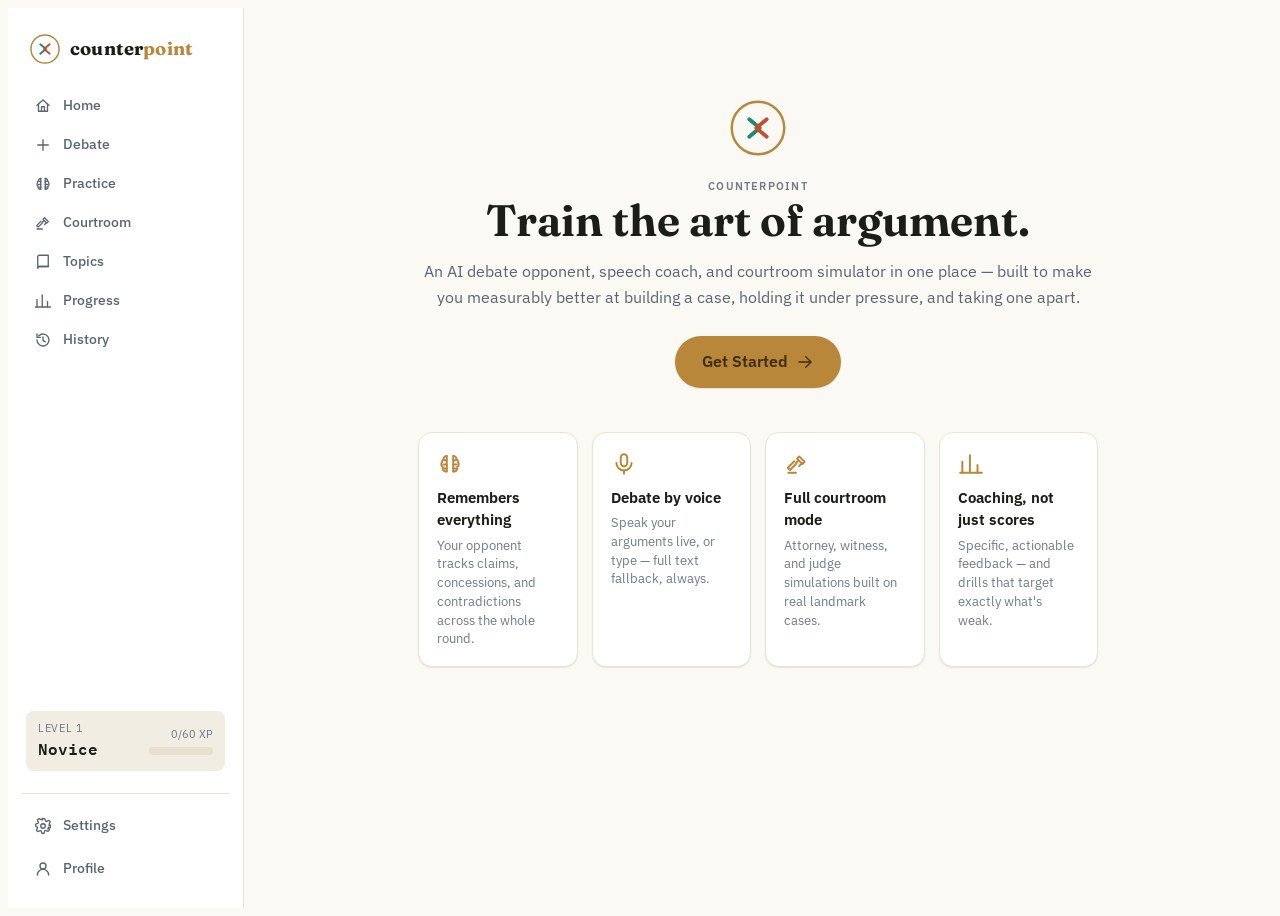
<file: counterpoint/index.html>
<!doctype html>
<html lang="en">
<head>
<meta charset="UTF-8" />
<meta name="viewport" content="width=device-width, initial-scale=1.0" />
<title>Counterpoint</title>
<link rel="preconnect" href="https://fonts.googleapis.com">
<link rel="preconnect" href="https://fonts.gstatic.com" crossorigin>
<link href="https://fonts.googleapis.com/css2?family=Fraunces:opsz,wght@9..144,400..900&family=IBM+Plex+Sans:wght@400;500;600;700&family=IBM+Plex+Mono:wght@400;500;600&display=swap" rel="stylesheet">
</head>
<body>
<style>
/* ============ DESIGN TOKENS ============ */
:root{
  --paper-0:#FBF9F4;
  --paper-100:#F2EDE2;
  --paper-200:#E7E0D0;
  --ink-950:#0C0F14;
  --ink-800:#181D26;
  --ink-700:#242B37;
  --ink-600:#39424F;
  --slate-600:#5B6472;
  --slate-500:#707A88;
  --slate-400:#8A93A0;

  --brass-300:#E4C077;
  --brass-500:#B8873A;
  --brass-600:#9C6F2C;
  --brass-700:#7A5620;

  --teal-300:#7FCBB9;
  --teal-500:#1F8A72;
  --teal-600:#166952;
  --teal-950:#0A2420;

  --ember-300:#E7A583;
  --ember-500:#C1502E;
  --ember-600:#9C3E22;
  --ember-950:#2A1510;

  --crimson-500:#C43D3D;
  --azure-500:#3E6FB0;

  --bg:var(--paper-0);
  --surface:#ffffff;
  --surface-2:var(--paper-100);
  --surface-3:var(--paper-200);
  --border:#DDD4C0;
  --border-soft:#EAE3D3;
  --text:#1B1E17;
  --text-muted:var(--slate-600);
  --text-faint:var(--slate-500);
  --accent:var(--brass-500);
  --accent-ink:#3E2D0F;
  --accent-soft:#F3E4C4;
  --accent-soft-text:#5C4212;
  --for-color:var(--teal-500);
  --for-soft:#DCF0E9;
  --for-text:var(--teal-600);
  --against-color:var(--ember-500);
  --against-soft:#F7E2D6;
  --against-text:var(--ember-600);
  --danger:var(--crimson-500);
  --shadow-1:0 1px 2px rgba(20,16,8,.06), 0 1px 1px rgba(20,16,8,.04);
  --shadow-2:0 6px 20px -6px rgba(20,16,8,.18), 0 2px 6px -2px rgba(20,16,8,.08);
  --shadow-3:0 20px 50px -12px rgba(10,8,4,.35);
  --radius-s:8px;
  --radius-m:14px;
  --radius-l:22px;
  --font-display:"Fraunces",ui-serif,Georgia,serif;
  --font-body:"IBM Plex Sans",ui-sans-serif,system-ui,-apple-system,sans-serif;
  --font-mono:"IBM Plex Mono",ui-monospace,SFMono-Regular,monospace;
}
@media (prefers-color-scheme: dark){
  :root:not([data-theme="light"]){
    --bg:var(--ink-950);
    --surface:var(--ink-800);
    --surface-2:var(--ink-700);
    --surface-3:var(--ink-600);
    --border:#323B49;
    --border-soft:#262E3A;
    --text:#F3F1EA;
    --text-muted:#AAB2C0;
    --text-faint:#7E8896;
    --accent:var(--brass-300);
    --accent-ink:#2A1E0C;
    --accent-soft:#4A3A18;
    --accent-soft-text:var(--brass-300);
    --for-soft:var(--teal-950);
    --for-text:var(--teal-300);
    --against-soft:var(--ember-950);
    --against-text:var(--ember-300);
    --shadow-2:0 6px 24px -6px rgba(0,0,0,.55), 0 2px 8px -2px rgba(0,0,0,.4);
    --shadow-3:0 24px 60px -12px rgba(0,0,0,.65);
  }
}
:root[data-theme="dark"]{
  --bg:var(--ink-950);
  --surface:var(--ink-800);
  --surface-2:var(--ink-700);
  --surface-3:var(--ink-600);
  --border:#323B49;
  --border-soft:#262E3A;
  --text:#F3F1EA;
  --text-muted:#AAB2C0;
  --text-faint:#7E8896;
  --accent:var(--brass-300);
  --accent-ink:#2A1E0C;
  --accent-soft:#4A3A18;
  --for-soft:var(--teal-950);
  --for-text:var(--teal-300);
  --against-soft:var(--ember-950);
  --against-text:var(--ember-300);
  --shadow-2:0 6px 24px -6px rgba(0,0,0,.55), 0 2px 8px -2px rgba(0,0,0,.4);
  --shadow-3:0 24px 60px -12px rgba(0,0,0,.65);
}

/* ============ RESET / BASE ============ */
*,*::before,*::after{box-sizing:border-box}
html{-webkit-text-size-adjust:100%}
body{
  background:var(--bg);
  color:var(--text);
  font-family:var(--font-body);
  font-size:15px;
  line-height:1.5;
  -webkit-font-smoothing:antialiased;
}
h1,h2,h3,h4{font-family:var(--font-display);font-weight:650;line-height:1.15;text-wrap:balance;margin:0;color:var(--text)}
p{margin:0}
a{color:inherit}
button,input,select,textarea{font:inherit;color:inherit}
button{cursor:pointer}
ul,ol{margin:0;padding:0;list-style:none}
svg{display:block}
::selection{background:var(--accent-soft);color:var(--accent-soft-text)}
[hidden]{display:none!important}
:focus-visible{outline:2px solid var(--accent);outline-offset:2px;border-radius:4px}
.tabular{font-variant-numeric:tabular-nums}
@media (prefers-reduced-motion: reduce){
  *,*::before,*::after{animation-duration:.001ms!important;animation-iteration-count:1!important;transition-duration:.001ms!important;scroll-behavior:auto!important}
}
body.reduced-motion *,body.reduced-motion *::before,body.reduced-motion *::after{animation-duration:.001ms!important;transition-duration:.001ms!important}
body.text-lg{font-size:16.5px}
body.text-xl{font-size:18px}

.icon{width:18px;height:18px;stroke:currentColor;fill:none;stroke-width:1.8;stroke-linecap:round;stroke-linejoin:round;flex:none}
.icon-sm{width:14px;height:14px}
.icon-lg{width:26px;height:26px}

/* ============ LAYOUT SHELL ============ */
#shell{display:grid;grid-template-columns:236px 1fr;min-height:100vh}
#shell.arena-mode{grid-template-columns:1fr}
#shell.arena-mode #sidebar{display:none}
#shell.arena-mode .mobile-tabbar{display:none}
#sidebar{
  background:var(--surface);border-right:1px solid var(--border-soft);
  display:flex;flex-direction:column;padding:20px 14px;gap:4px;position:sticky;top:0;height:100vh;overflow-y:auto;
}
.brand{display:flex;align-items:center;gap:10px;padding:6px 8px 18px}
.brand-mark{width:30px;height:30px;flex:none}
.brand-word{font-family:var(--font-display);font-weight:700;font-size:18.5px;letter-spacing:.01em}
.brand-word b{color:var(--accent)}
.nav-item{
  display:flex;align-items:center;gap:11px;padding:9px 12px;border-radius:var(--radius-s);
  color:var(--text-muted);font-weight:500;font-size:14px;transition:background .15s,color .15s;border:none;background:transparent;text-align:left;width:100%;
}
.nav-item:hover{background:var(--surface-2);color:var(--text)}
.nav-item.active{background:var(--accent-soft);color:var(--accent-soft-text)}
.nav-section-label{font-size:10.5px;text-transform:uppercase;letter-spacing:.09em;color:var(--text-faint);padding:16px 12px 6px;font-weight:600}
.nav-spacer{flex:1}
.sidebar-foot{border-top:1px solid var(--border-soft);padding-top:12px;margin-top:8px;display:flex;flex-direction:column;gap:4px}
.rating-chip{display:flex;align-items:center;justify-content:space-between;background:var(--surface-2);border-radius:var(--radius-s);padding:10px 12px;margin:6px 4px 10px}
.rating-chip .num{font-family:var(--font-mono);font-weight:600;font-size:16px}

#topbar{display:none;position:sticky;top:0;z-index:40;background:var(--surface);border-bottom:1px solid var(--border-soft);align-items:center;justify-content:space-between;padding:10px 14px}
#main{min-width:0;display:flex;flex-direction:column}
#app{flex:1;padding:28px 34px 60px;max-width:1180px;width:100%;margin:0 auto}
#app.wide{max-width:1360px}
#app.narrow{max-width:760px}
.arena-mode #app{max-width:none;padding:0}

.mobile-tabbar{display:none;position:sticky;bottom:0;z-index:40;background:var(--surface);border-top:1px solid var(--border-soft);padding:6px 4px calc(6px + env(safe-area-inset-bottom))}

@media (max-width: 880px){
  #shell{grid-template-columns:1fr}
  #sidebar{display:none}
  #topbar{display:flex}
  #app{padding:18px 16px 90px}
  .mobile-tabbar{display:flex}
}

/* ============ TYPE UTILITIES ============ */
.eyebrow{font-size:11px;text-transform:uppercase;letter-spacing:.11em;color:var(--text-faint);font-weight:600}
.page-title{font-size:29px;margin-bottom:4px}
.page-sub{color:var(--text-muted);font-size:14.5px}
.section-title{font-family:var(--font-display);font-size:19px;font-weight:650}
.muted{color:var(--text-muted)}
.faint{color:var(--text-faint)}
.mono{font-family:var(--font-mono)}

/* ============ BUTTONS ============ */
.btn{
  display:inline-flex;align-items:center;justify-content:center;gap:8px;
  padding:10px 18px;border-radius:999px;font-weight:600;font-size:14px;border:1px solid transparent;
  transition:transform .12s ease, box-shadow .12s ease, background .15s, border-color .15s, color .15s;
  white-space:nowrap;
}
.btn:active{transform:scale(.97)}
.btn-primary{background:var(--accent);color:var(--accent-ink);box-shadow:var(--shadow-1)}
.btn-primary:hover{box-shadow:var(--shadow-2)}
.btn-secondary{background:var(--surface);border-color:var(--border);color:var(--text)}
.btn-secondary:hover{background:var(--surface-2)}
.btn-ghost{background:transparent;color:var(--text-muted)}
.btn-ghost:hover{background:var(--surface-2);color:var(--text)}
.btn-danger{background:transparent;border-color:var(--danger);color:var(--danger)}
.btn-danger:hover{background:var(--danger);color:#fff}
.btn-lg{padding:13px 26px;font-size:15.5px}
.btn-sm{padding:6px 13px;font-size:12.5px}
.btn-block{width:100%}
.btn:disabled{opacity:.45;cursor:not-allowed;transform:none!important}
.btn-icon{padding:9px;border-radius:999px}
.fab{position:fixed;z-index:30}

/* ============ CARDS ============ */
.card{background:var(--surface);border:1px solid var(--border-soft);border-radius:var(--radius-m);box-shadow:var(--shadow-1)}
.card-pad{padding:20px}
.card-hover{transition:transform .15s ease, box-shadow .15s ease, border-color .15s}
.card-hover:hover{transform:translateY(-2px);box-shadow:var(--shadow-2);border-color:var(--border)}
.card-select{cursor:pointer;border:1.5px solid var(--border-soft);transition:all .15s}
.card-select:hover{border-color:var(--slate-400)}
.card-select.selected{border-color:var(--accent);background:var(--accent-soft);box-shadow:0 0 0 1px var(--accent) inset}

.stat-card{background:var(--surface);border:1px solid var(--border-soft);border-radius:var(--radius-m);padding:16px 18px;display:flex;flex-direction:column;gap:6px}
.stat-card .stat-val{font-family:var(--font-mono);font-size:24px;font-weight:600;line-height:1}
.stat-card .stat-label{font-size:12px;color:var(--text-faint);text-transform:uppercase;letter-spacing:.06em;font-weight:600}
.stat-trend{font-size:12px;font-weight:600;display:inline-flex;align-items:center;gap:3px}
.trend-up{color:var(--teal-500)}
.trend-down{color:var(--ember-500)}

.grid{display:grid;gap:16px}
.grid-2{grid-template-columns:repeat(2,1fr)}
.grid-3{grid-template-columns:repeat(3,1fr)}
.grid-4{grid-template-columns:repeat(4,1fr)}
.grid-auto{grid-template-columns:repeat(auto-fill,minmax(230px,1fr))}
@media (max-width:880px){.grid-2,.grid-3,.grid-4{grid-template-columns:1fr 1fr}}
@media (max-width:560px){.grid-2,.grid-3,.grid-4{grid-template-columns:1fr}}
.flex{display:flex}
.row{display:flex;align-items:center}
.col{display:flex;flex-direction:column}
.gap-1{gap:6px}.gap-2{gap:10px}.gap-3{gap:16px}.gap-4{gap:24px}
.between{justify-content:space-between}
.wrap{flex-wrap:wrap}
.center{align-items:center;justify-content:center}

/* ============ BADGES / PILLS ============ */
.pill{display:inline-flex;align-items:center;gap:5px;padding:4px 11px;border-radius:999px;font-size:12px;font-weight:600;border:1px solid var(--border)}
.pill-accent{background:var(--accent-soft);color:var(--accent-soft-text);border-color:transparent}
.pill-for{background:var(--for-soft);color:var(--for-text);border-color:transparent}
.pill-against{background:var(--against-soft);color:var(--against-text);border-color:transparent}
.pill-outline{background:transparent}
.controversy-dot{width:8px;height:8px;border-radius:50%;flex:none}
.badge-num{background:var(--surface-3);border-radius:999px;font-size:11px;padding:1px 7px;font-weight:700}

/* ============ FORM CONTROLS ============ */
.field{display:flex;flex-direction:column;gap:6px}
.field label{font-size:12.5px;font-weight:600;color:var(--text-muted)}
.input,.select,.textarea{
  background:var(--surface);border:1px solid var(--border);border-radius:var(--radius-s);
  padding:10px 12px;font-size:14px;width:100%;color:var(--text);
}
.input:focus,.select:focus,.textarea:focus{border-color:var(--accent)}
.textarea{resize:vertical;min-height:90px;font-family:var(--font-body);line-height:1.5}
.search-wrap{position:relative}
.search-wrap .icon{position:absolute;left:12px;top:50%;transform:translateY(-50%);color:var(--text-faint)}
.search-wrap .input{padding-left:36px}

.switch{position:relative;width:40px;height:23px;border-radius:999px;background:var(--surface-3);border:1px solid var(--border);flex:none;transition:background .15s}
.switch::after{content:"";position:absolute;width:17px;height:17px;border-radius:50%;background:#fff;top:2px;left:2px;transition:transform .15s;box-shadow:0 1px 2px rgba(0,0,0,.3)}
.switch.on{background:var(--accent);border-color:var(--accent)}
.switch.on::after{transform:translateX(17px)}
.switch-row{display:flex;align-items:center;justify-content:space-between;padding:11px 2px;border-bottom:1px solid var(--border-soft)}
.switch-row:last-child{border-bottom:none}
.switch-row .st-label{font-weight:600;font-size:13.5px}
.switch-row .st-desc{font-size:12px;color:var(--text-faint);margin-top:2px}

.slider-row{display:flex;flex-direction:column;gap:5px;padding:9px 0}
.slider-row .sl-head{display:flex;justify-content:space-between;font-size:12.5px;font-weight:600}
.slider-row .sl-val{font-family:var(--font-mono);color:var(--accent)}
input[type=range]{-webkit-appearance:none;width:100%;height:5px;border-radius:99px;background:var(--surface-3);outline:none}
input[type=range]::-webkit-slider-thumb{-webkit-appearance:none;width:16px;height:16px;border-radius:50%;background:var(--accent);cursor:pointer;border:2px solid var(--surface);box-shadow:0 1px 3px rgba(0,0,0,.3)}
input[type=range]::-moz-range-thumb{width:16px;height:16px;border-radius:50%;background:var(--accent);cursor:pointer;border:2px solid var(--surface)}

.choice-chip{display:inline-flex;align-items:center;gap:6px;padding:8px 14px;border-radius:999px;border:1.5px solid var(--border);font-size:13px;font-weight:600;background:var(--surface);transition:all .15s}
.choice-chip:hover{border-color:var(--slate-400)}
.choice-chip.selected{border-color:var(--accent);background:var(--accent-soft);color:var(--accent-soft-text)}

/* ============ STEPPER / PROGRESS ============ */
.stepper{display:flex;align-items:center;gap:0;margin-bottom:8px}
.step-dot{width:26px;height:26px;border-radius:50%;display:flex;align-items:center;justify-content:center;font-size:11.5px;font-weight:700;background:var(--surface-3);color:var(--text-faint);flex:none;font-family:var(--font-mono)}
.step-dot.done{background:var(--teal-500);color:#fff}
.step-dot.active{background:var(--accent);color:var(--accent-ink)}
.step-line{height:2px;flex:1;background:var(--surface-3);margin:0 2px}
.step-line.done{background:var(--teal-500)}
.step-labels{display:flex;justify-content:space-between;font-size:10.5px;color:var(--text-faint);margin-top:6px;text-transform:uppercase;letter-spacing:.05em}

.progress-track{height:8px;border-radius:99px;background:var(--surface-3);overflow:hidden}
.progress-fill{height:100%;background:var(--accent);border-radius:99px;transition:width .4s cubic-bezier(.4,0,.2,1)}
.progress-fill.for{background:var(--for-color)}
.progress-fill.against{background:var(--against-color)}

/* ============ TABS ============ */
.tabs{display:flex;gap:2px;border-bottom:1px solid var(--border-soft);margin-bottom:20px;overflow-x:auto}
.tab{padding:10px 16px;font-size:13.5px;font-weight:600;color:var(--text-faint);border-bottom:2px solid transparent;white-space:nowrap}
.tab.active{color:var(--text);border-color:var(--accent)}
.tab:hover{color:var(--text)}

/* ============ MODAL / TOAST / OVERLAYS ============ */
.overlay{position:fixed;inset:0;background:rgba(10,10,8,.55);backdrop-filter:blur(2px);z-index:80;display:flex;align-items:center;justify-content:center;padding:20px}
.modal{background:var(--surface);border-radius:var(--radius-l);max-width:520px;width:100%;max-height:88vh;overflow-y:auto;box-shadow:var(--shadow-3)}
.toast-stack{position:fixed;bottom:20px;right:20px;z-index:90;display:flex;flex-direction:column;gap:8px;max-width:340px}
@media (max-width:880px){.toast-stack{right:12px;left:12px;bottom:76px;max-width:none}}
.toast{background:var(--ink-800);color:#F3F1EA;border-radius:var(--radius-s);padding:12px 16px;box-shadow:var(--shadow-2);font-size:13.5px;display:flex;gap:10px;align-items:flex-start;animation:toast-in .25s ease}
.toast svg{flex:none;margin-top:1px}
@keyframes toast-in{from{opacity:0;transform:translateY(8px)}to{opacity:1;transform:none}}

/* ============ ANIMATIONS ============ */
@keyframes pop-in{from{opacity:0;transform:scale(.92) translateY(6px)}to{opacity:1;transform:none}}
.pop-in{animation:pop-in .35s cubic-bezier(.2,.8,.2,1)}
@keyframes fade-up{from{opacity:0;transform:translateY(10px)}to{opacity:1;transform:none}}
.fade-up{animation:fade-up .4s ease both}
@keyframes shimmer{0%{background-position:-200px 0}100%{background-position:200px 0}}
.skeleton{background:linear-gradient(90deg,var(--surface-2) 25%,var(--surface-3) 37%,var(--surface-2) 63%);background-size:400px 100%;animation:shimmer 1.4s infinite linear;border-radius:8px}
@keyframes pulse-ring{0%{box-shadow:0 0 0 0 rgba(184,135,58,.45)}70%{box-shadow:0 0 0 14px rgba(184,135,58,0)}100%{box-shadow:0 0 0 0 rgba(184,135,58,0)}}
@keyframes spin{to{transform:rotate(360deg)}}
.spin{animation:spin 1s linear infinite}

/* ============ EMPTY STATE ============ */
.empty-state{display:flex;flex-direction:column;align-items:center;text-align:center;padding:52px 24px;gap:10px;color:var(--text-muted)}
.empty-state .icon-lg{width:38px;height:38px;color:var(--text-faint);margin-bottom:6px}

/* ============ ONBOARDING / LANDING ============ */
.landing-hero{padding:64px 0 40px;text-align:center;max-width:680px;margin:0 auto}
.landing-hero h1{font-size:44px;margin-bottom:14px}
@media (max-width:600px){.landing-hero h1{font-size:32px}}
.landing-mark{width:56px;height:56px;margin:0 auto 22px}
.pillar-row{display:grid;grid-template-columns:repeat(4,1fr);gap:14px;margin-top:44px}
@media (max-width:760px){.pillar-row{grid-template-columns:1fr 1fr}}
.pillar{padding:18px;border:1px solid var(--border-soft);border-radius:var(--radius-m);text-align:left}
.pillar .icon{color:var(--accent);margin-bottom:10px}

.onb-shell{max-width:560px;margin:30px auto 0}
.onb-opt{display:flex;align-items:center;gap:12px;padding:14px 16px;border-radius:var(--radius-m);border:1.5px solid var(--border-soft);cursor:pointer;transition:all .15s}
.onb-opt:hover{border-color:var(--slate-400)}
.onb-opt.selected{border-color:var(--accent);background:var(--accent-soft)}
.onb-opt .check{width:19px;height:19px;border-radius:6px;border:1.5px solid var(--border);flex:none;display:flex;align-items:center;justify-content:center}
.onb-opt.selected .check{background:var(--accent);border-color:var(--accent)}

/* ============ RADAR CHART ============ */
.radar-wrap{position:relative}
.radar-wrap text{font-family:var(--font-body);fill:var(--text-muted)}
.radar-grid{fill:none;stroke:var(--border)}
.radar-area{fill:var(--accent);fill-opacity:.22;stroke:var(--accent);stroke-width:2}
.radar-area-prev{fill:none;stroke:var(--slate-400);stroke-width:1.5;stroke-dasharray:3 3}
.radar-point{fill:var(--accent);stroke:var(--surface);stroke-width:1.5}

/* ============ TIMER RING ============ */
.timer-ring-wrap{position:relative;display:inline-flex;align-items:center;justify-content:center}
.timer-ring-bg{fill:none;stroke:var(--surface-3);stroke-width:6}
.timer-ring-fg{fill:none;stroke:var(--teal-500);stroke-width:6;stroke-linecap:round;transition:stroke-dashoffset 1s linear,stroke .3s}
.timer-ring-fg.warn{stroke:var(--brass-500)}
.timer-ring-fg.crit{stroke:var(--ember-500)}
.timer-ring-txt{position:absolute;font-family:var(--font-mono);font-weight:600;text-align:center;line-height:1.1}

/* ============ WIZARD ============ */
.wiz-shell{max-width:820px;margin:0 auto}
.wiz-card{min-height:420px;padding:30px 34px}
@media (max-width:600px){.wiz-card{padding:22px 18px}}
.wiz-foot{display:flex;justify-content:space-between;align-items:center;margin-top:26px}
.opt-grid{display:grid;grid-template-columns:repeat(2,1fr);gap:12px;margin-top:18px}
@media (max-width:640px){.opt-grid{grid-template-columns:1fr}}
.fmt-card{padding:16px 18px;border-radius:var(--radius-m)}
.fmt-card .fmt-head{display:flex;align-items:center;gap:10px;margin-bottom:6px}
.fmt-card .fmt-name{font-family:var(--font-display);font-weight:650;font-size:15.5px}
.fmt-card .fmt-desc{font-size:12.5px;color:var(--text-muted);line-height:1.45}
.fmt-tags{display:flex;gap:5px;flex-wrap:wrap;margin-top:9px}
.fmt-icon-wrap{width:34px;height:34px;border-radius:10px;background:var(--accent-soft);display:flex;align-items:center;justify-content:center;color:var(--accent-soft-text);flex:none}

.side-choice{display:grid;grid-template-columns:1fr 1fr;gap:14px;margin-top:20px}
@media (max-width:600px){.side-choice{grid-template-columns:1fr}}
.side-card{padding:22px;border-radius:var(--radius-m);text-align:center;cursor:pointer;border:2px solid var(--border-soft);transition:all .15s}
.side-card.for{}
.side-card.against{}
.side-card:hover{transform:translateY(-2px)}
.side-card.selected.for{border-color:var(--for-color);background:var(--for-soft)}
.side-card.selected.against{border-color:var(--against-color);background:var(--against-soft)}
.side-card .side-icon{width:34px;height:34px;margin:0 auto 10px}

.opponent-grid{display:grid;grid-template-columns:repeat(3,1fr);gap:12px;margin-top:16px}
@media (max-width:760px){.opponent-grid{grid-template-columns:repeat(2,1fr)}}
@media (max-width:520px){.opponent-grid{grid-template-columns:1fr}}
.opp-card{padding:14px;border-radius:var(--radius-m);text-align:left}
.opp-card .opp-icon{width:36px;height:36px;border-radius:10px;background:var(--surface-2);display:flex;align-items:center;justify-content:center;margin-bottom:8px;color:var(--accent)}
.opp-card.selected .opp-icon{background:var(--accent);color:var(--accent-ink)}
.opp-name{font-weight:650;font-size:13.5px;font-family:var(--font-display)}
.opp-desc{font-size:11.5px;color:var(--text-faint);line-height:1.4;margin-top:2px}

.diff-row{display:flex;flex-direction:column;gap:10px;margin-top:16px}
.diff-card{display:flex;align-items:center;gap:14px;padding:14px 16px;border-radius:var(--radius-m)}
.diff-level-badge{width:38px;height:38px;border-radius:50%;display:flex;align-items:center;justify-content:center;font-family:var(--font-mono);font-weight:700;font-size:13px;flex:none;color:#fff}

/* ============ TOPIC / CASE LIBRARY ============ */
.filter-bar{display:flex;gap:8px;flex-wrap:wrap;align-items:center;margin-bottom:18px}
.topic-card{padding:17px;display:flex;flex-direction:column;gap:9px;height:100%}
.topic-card .tc-top{display:flex;justify-content:space-between;align-items:flex-start;gap:8px}
.topic-card .tc-title{font-family:var(--font-display);font-weight:650;font-size:15.5px;line-height:1.3}
.topic-card .tc-blurb{font-size:12.8px;color:var(--text-muted);line-height:1.5;flex:1}
.topic-card .tc-meta{display:flex;gap:6px;flex-wrap:wrap;font-size:11px}
.controversy-meter{display:flex;align-items:center;gap:4px}

.case-card{padding:18px;display:flex;flex-direction:column;gap:8px}
.case-card .case-year{font-family:var(--font-mono);color:var(--text-faint);font-size:12px}
.case-card .case-name{font-family:var(--font-display);font-weight:650;font-size:16.5px}

/* ============ ARENA / LIVE DEBATE ============ */
.arena{min-height:100vh;background:radial-gradient(ellipse at top,#232a37 0%,var(--ink-950) 55%);color:#F3F1EA;display:flex;flex-direction:column}
:root[data-theme=light] .arena{background:radial-gradient(ellipse at top,#242a36 0%,#12151c 60%)}
.arena-top{display:flex;align-items:center;justify-content:space-between;padding:16px 24px;border-bottom:1px solid rgba(255,255,255,.08);flex-wrap:wrap;gap:10px}
.arena-motion{text-align:center;flex:1;min-width:240px}
.arena-motion .m-label{font-size:10.5px;text-transform:uppercase;letter-spacing:.12em;color:#9AA3B2}
.arena-motion .m-text{font-family:var(--font-display);font-weight:600;font-size:16.5px;color:#fff;max-width:560px;margin:2px auto 0}
.arena-side-badge{display:flex;align-items:center;gap:8px;background:rgba(255,255,255,.06);padding:7px 13px;border-radius:999px;font-size:12.5px;font-weight:600;color:#fff}
.arena-body{flex:1;display:grid;grid-template-columns:1fr 300px;gap:0}
@media (max-width:900px){.arena-body{grid-template-columns:1fr}}
.arena-main{padding:20px 26px 130px;display:flex;flex-direction:column;gap:16px;overflow-y:auto;max-height:calc(100vh - 66px)}
.arena-side{border-left:1px solid rgba(255,255,255,.08);padding:20px;display:flex;flex-direction:column;gap:18px;color:#F3F1EA;overflow-y:auto;max-height:calc(100vh - 66px)}
@media (max-width:900px){.arena-side{border-left:none;border-top:1px solid rgba(255,255,255,.08);max-height:none}}

.phase-banner{align-self:center;background:rgba(255,255,255,.07);border:1px solid rgba(255,255,255,.1);color:#EDE9DE;padding:7px 18px;border-radius:999px;font-size:12px;font-weight:600;letter-spacing:.03em;text-transform:uppercase}

.msg{display:flex;gap:12px;max-width:78%}
.msg.student{align-self:flex-end;flex-direction:row-reverse}
.msg.ai{align-self:flex-start}
.msg-avatar{width:34px;height:34px;border-radius:50%;flex:none;display:flex;align-items:center;justify-content:center;font-weight:700;font-size:12.5px;font-family:var(--font-mono)}
.msg.ai .msg-avatar{background:var(--ember-500);color:#fff}
.msg.student .msg-avatar{background:var(--teal-500);color:#fff}
.msg-bubble{background:rgba(255,255,255,.07);border:1px solid rgba(255,255,255,.09);border-radius:16px;padding:13px 16px;font-size:14px;line-height:1.55;color:#F3F1EA}
.msg.student .msg-bubble{background:rgba(127,203,185,.14);border-color:rgba(127,203,185,.22)}
.msg-meta{font-size:10.5px;color:#8892A0;margin-top:5px;display:flex;gap:8px}
.msg-tag{display:inline-block;font-size:10px;padding:1px 7px;border-radius:999px;background:rgba(196,80,80,.18);color:#F3B9A6;margin-left:6px}

.thinking-row{align-self:flex-start;display:flex;align-items:center;gap:10px;color:#AEB6C4;font-size:13px}
.thinking-dots{display:flex;gap:3px}
.thinking-dots span{width:5px;height:5px;border-radius:50%;background:#AEB6C4;animation:tdot 1.1s infinite ease-in-out}
.thinking-dots span:nth-child(2){animation-delay:.15s}
.thinking-dots span:nth-child(3){animation-delay:.3s}
@keyframes tdot{0%,60%,100%{opacity:.25;transform:translateY(0)}30%{opacity:1;transform:translateY(-3px)}}

.speaking-orb{width:64px;height:64px;border-radius:50%;background:conic-gradient(from 0deg,var(--brass-300),var(--ember-500),var(--brass-300));display:flex;align-items:center;justify-content:center;position:relative}
.speaking-orb::before{content:"";position:absolute;inset:5px;border-radius:50%;background:var(--ink-800)}
.speaking-orb.active{animation:orb-pulse 1.6s infinite ease-in-out}
@keyframes orb-pulse{0%,100%{transform:scale(1)}50%{transform:scale(1.06)}}

.arena-input-dock{position:sticky;bottom:0;background:linear-gradient(0deg,var(--ink-950) 60%,transparent);padding:18px 26px 22px}
.dock-inner{background:rgba(255,255,255,.06);border:1px solid rgba(255,255,255,.12);border-radius:20px;padding:12px 14px;display:flex;flex-direction:column;gap:10px}
.dock-textarea{background:transparent;border:none;color:#fff;resize:none;min-height:52px;font-size:14.5px;line-height:1.5;width:100%}
.dock-textarea:focus{outline:none}
.dock-textarea::placeholder{color:#8892A0}
.dock-controls{display:flex;align-items:center;justify-content:space-between;gap:10px}
.mode-toggle{display:flex;background:rgba(255,255,255,.07);border-radius:999px;padding:3px;gap:2px}
.mode-toggle button{padding:6px 13px;border-radius:999px;font-size:12px;font-weight:600;color:#AEB6C4}
.mode-toggle button.active{background:rgba(255,255,255,.16);color:#fff}
.mic-btn{width:42px;height:42px;border-radius:50%;background:var(--accent);color:var(--accent-ink);display:flex;align-items:center;justify-content:center;flex:none}
.mic-btn.recording{background:var(--ember-500);color:#fff;animation:pulse-ring 1.6s infinite}
.wave-bars{display:flex;align-items:center;gap:2px;height:20px}
.wave-bars span{width:3px;background:var(--teal-300);border-radius:2px;animation:wavey .8s infinite ease-in-out}
@keyframes wavey{0%,100%{height:4px}50%{height:18px}}

.memory-item{display:flex;gap:8px;font-size:12.5px;padding:8px 0;border-bottom:1px solid rgba(255,255,255,.07);align-items:flex-start}
.memory-item:last-child{border-bottom:none}
.memory-item .icon{color:#8892A0;margin-top:2px}
.side-panel-h{font-size:11px;text-transform:uppercase;letter-spacing:.08em;color:#8892A0;font-weight:700;display:flex;align-items:center;gap:6px}

/* transition / reveal screens */
.reveal-screen{min-height:100vh;display:flex;flex-direction:column;align-items:center;justify-content:center;text-align:center;padding:30px;background:radial-gradient(ellipse at center,#232a37 0%,var(--ink-950) 70%);color:#fff;gap:18px}
.reveal-side{font-family:var(--font-display);font-weight:800;font-size:52px;letter-spacing:.01em}
@media (max-width:600px){.reveal-side{font-size:36px}}
.reveal-side.for{color:var(--teal-300)}
.reveal-side.against{color:var(--ember-300)}

/* ============ REPORT ============ */
.verdict-hero{border-radius:var(--radius-l);padding:36px;text-align:center;position:relative;overflow:hidden;color:#fff;background:linear-gradient(155deg,var(--ink-800),var(--ink-950))}
.verdict-hero .v-label{font-size:12px;text-transform:uppercase;letter-spacing:.14em;color:#B8C0CE}
.verdict-hero .v-result{font-family:var(--font-display);font-size:38px;font-weight:750;margin-top:6px}
@media (max-width:600px){.verdict-hero .v-result{font-size:27px}}
.judge-row{display:flex;justify-content:center;gap:22px;margin-top:20px;flex-wrap:wrap}
.judge-pill{background:rgba(255,255,255,.08);border-radius:var(--radius-m);padding:10px 16px;font-size:12.5px}

.timeline{display:flex;flex-direction:column;gap:0;position:relative;padding-left:26px}
.timeline::before{content:"";position:absolute;left:8px;top:6px;bottom:6px;width:2px;background:var(--border)}
.tl-item{position:relative;padding:0 0 22px}
.tl-item::before{content:"";position:absolute;left:-26px;top:2px;width:12px;height:12px;border-radius:50%;background:var(--surface-3);border:2px solid var(--border)}
.tl-item.student::before{background:var(--for-color);border-color:var(--for-color)}
.tl-item.ai::before{background:var(--against-color);border-color:var(--against-color)}
.tl-item.key::before{background:var(--accent);border-color:var(--accent)}
.tl-round{font-size:10.5px;text-transform:uppercase;letter-spacing:.07em;color:var(--text-faint);font-weight:700;margin-bottom:3px}
.tl-text{font-size:13.5px;line-height:1.5}

.coach-block{border-left:3px solid var(--accent);padding:4px 0 4px 16px;margin:14px 0}
.coach-block .cb-said{color:var(--text-muted);font-size:13px;font-style:italic}
.coach-block .cb-label{font-size:11px;text-transform:uppercase;letter-spacing:.06em;color:var(--text-faint);font-weight:700;margin-top:10px}

.score-bar-row{display:flex;align-items:center;gap:12px;padding:9px 0}
.score-bar-row .sb-label{width:150px;font-size:13px;font-weight:600;flex:none}
.score-bar-row .sb-track{flex:1;height:9px;border-radius:99px;background:var(--surface-3);overflow:hidden}
.score-bar-row .sb-fill{height:100%;border-radius:99px;background:var(--accent)}
.score-bar-row .sb-num{width:32px;text-align:right;font-family:var(--font-mono);font-size:12.5px;font-weight:600;flex:none}

/* ============ DRILLS / PRACTICE ============ */
.drill-card{padding:18px;display:flex;flex-direction:column;gap:8px}
.drill-card .dc-icon{width:36px;height:36px;border-radius:10px;background:var(--accent-soft);color:var(--accent-soft-text);display:flex;align-items:center;justify-content:center}
.dojo-level-badge{width:74px;height:74px;border-radius:50%;background:conic-gradient(var(--accent) calc(var(--p,0)*1%),var(--surface-3) 0);display:flex;align-items:center;justify-content:center;margin:0 auto}
.dojo-level-badge .inner{width:60px;height:60px;border-radius:50%;background:var(--surface);display:flex;flex-direction:column;align-items:center;justify-content:center}

/* ============ BRACKET ============ */
.bracket{display:flex;gap:36px;overflow-x:auto;padding:10px 4px 20px}
.bracket-col{display:flex;flex-direction:column;justify-content:space-around;gap:20px;min-width:210px}
.bracket-match{background:var(--surface);border:1px solid var(--border-soft);border-radius:var(--radius-s);padding:10px 12px;font-size:12.5px}
.bracket-match .bm-side{display:flex;justify-content:space-between;padding:4px 0}
.bracket-match .bm-side.winner{font-weight:700;color:var(--for-text)}

/* ============ SETTINGS ============ */
.settings-group{margin-bottom:26px}
.settings-group .sg-title{font-family:var(--font-display);font-weight:650;font-size:16px;margin-bottom:6px}

/* ============ MISC ============ */
.divider{height:1px;background:var(--border-soft);border:none;margin:20px 0}
.kbd{font-family:var(--font-mono);font-size:11px;background:var(--surface-3);padding:2px 6px;border-radius:5px;border:1px solid var(--border)}
.achv-card{padding:16px;display:flex;gap:12px;align-items:flex-start}
.achv-card.locked{opacity:.42}
.achv-icon{width:40px;height:40px;border-radius:12px;background:var(--accent-soft);color:var(--accent-soft-text);display:flex;align-items:center;justify-content:center;flex:none}
.xp-toast{position:fixed;top:18px;left:50%;transform:translateX(-50%);z-index:95;background:var(--ink-800);color:#fff;padding:10px 22px;border-radius:999px;font-weight:600;font-size:13px;box-shadow:var(--shadow-2);display:flex;align-items:center;gap:8px}
</style>
<svg style="display:none" aria-hidden="true">
<defs>
<symbol id="i-home" viewBox="0 0 24 24"><path d="M4 11 12 4l8 7"/><path d="M6 10v9h12v-9"/><path d="M10 19v-6h4v6"/></symbol>
<symbol id="i-plus" viewBox="0 0 24 24"><path d="M12 5v14M5 12h14"/></symbol>
<symbol id="i-mic" viewBox="0 0 24 24"><rect x="9" y="3" width="6" height="11" rx="3"/><path d="M5 11a7 7 0 0 0 14 0"/><path d="M12 18v3"/></symbol>
<symbol id="i-mic-off" viewBox="0 0 24 24"><path d="M3 3l18 18"/><path d="M9 5a3 3 0 0 1 6 0v6c0 .5-.08.98-.23 1.42"/><path d="M5 11a7 7 0 0 0 10.5 6.06"/><path d="M12 18v3"/></symbol>
<symbol id="i-send" viewBox="0 0 24 24"><path d="M4 12l16-8-6 16-3-6-7-2z"/></symbol>
<symbol id="i-clock" viewBox="0 0 24 24"><circle cx="12" cy="12" r="8.5"/><path d="M12 7v5l3.5 2"/></symbol>
<symbol id="i-flag" viewBox="0 0 24 24"><path d="M6 3v18"/><path d="M6 4h11l-2.5 4L17 12H6"/></symbol>
<symbol id="i-book" viewBox="0 0 24 24"><path d="M5 4.5A2 2 0 0 1 7 3h12v15H7a2 2 0 0 0-2 2V4.5z"/><path d="M5 20a2 2 0 0 1 2-2h12"/></symbol>
<symbol id="i-scale" viewBox="0 0 24 24"><path d="M12 3v18"/><path d="M7 21h10"/><path d="M4 7h6M14 7h6"/><path d="M4 7l-2.5 5A2.7 2.7 0 0 0 4 15a2.7 2.7 0 0 0 2.5-3L4 7z"/><path d="M20 7l-2.5 5a2.7 2.7 0 0 0 2.5 3 2.7 2.7 0 0 0 2.5-3L20 7z"/></symbol>
<symbol id="i-users" viewBox="0 0 24 24"><circle cx="9" cy="8" r="3.3"/><path d="M2.5 20a6.5 6.5 0 0 1 13 0"/><path d="M15.5 5.5a3.3 3.3 0 0 1 0 6.4"/><path d="M17 13.3a6.5 6.5 0 0 1 4.5 6.2"/></symbol>
<symbol id="i-target" viewBox="0 0 24 24"><circle cx="12" cy="12" r="8.5"/><circle cx="12" cy="12" r="4.7"/><circle cx="12" cy="12" r="1"/></symbol>
<symbol id="i-trend" viewBox="0 0 24 24"><path d="M3 17l6-6 4 4 8-9"/><path d="M15 6h6v6"/></symbol>
<symbol id="i-trend-down" viewBox="0 0 24 24"><path d="M3 7l6 6 4-4 8 9"/><path d="M15 18h6v-6"/></symbol>
<symbol id="i-award" viewBox="0 0 24 24"><circle cx="12" cy="8.5" r="5.5"/><path d="M8.5 13 7 21l5-2.5L17 21l-1.5-8"/></symbol>
<symbol id="i-settings" viewBox="0 0 24 24"><circle cx="12" cy="12" r="3"/><path d="M19.4 13.5a1.7 1.7 0 0 0 .34 1.9l.06.06a2 2 0 1 1-2.9 2.9l-.06-.06a1.7 1.7 0 0 0-1.9-.34 1.7 1.7 0 0 0-1 1.6V20a2 2 0 1 1-4 0v-.1a1.7 1.7 0 0 0-1-1.6 1.7 1.7 0 0 0-1.9.34l-.06.06a2 2 0 1 1-2.9-2.9l.06-.06a1.7 1.7 0 0 0 .34-1.9 1.7 1.7 0 0 0-1.6-1H4a2 2 0 1 1 0-4h.1a1.7 1.7 0 0 0 1.6-1 1.7 1.7 0 0 0-.34-1.9l-.06-.06a2 2 0 1 1 2.9-2.9l.06.06a1.7 1.7 0 0 0 1.9.34H10a1.7 1.7 0 0 0 1-1.6V4a2 2 0 1 1 4 0v.1a1.7 1.7 0 0 0 1 1.6 1.7 1.7 0 0 0 1.9-.34l.06-.06a2 2 0 1 1 2.9 2.9l-.06.06a1.7 1.7 0 0 0-.34 1.9V10a1.7 1.7 0 0 0 1.6 1H20a2 2 0 1 1 0 4h-.1a1.7 1.7 0 0 0-1.5 1z"/></symbol>
<symbol id="i-chevron-left" viewBox="0 0 24 24"><path d="M15 5l-7 7 7 7"/></symbol>
<symbol id="i-chevron-right" viewBox="0 0 24 24"><path d="M9 5l7 7-7 7"/></symbol>
<symbol id="i-chevron-down" viewBox="0 0 24 24"><path d="M5 9l7 7 7-7"/></symbol>
<symbol id="i-x" viewBox="0 0 24 24"><path d="M5 5l14 14M19 5 5 19"/></symbol>
<symbol id="i-check" viewBox="0 0 24 24"><path d="M4 12.5l5.5 5.5L20 6.5"/></symbol>
<symbol id="i-check-circle" viewBox="0 0 24 24"><circle cx="12" cy="12" r="8.5"/><path d="M8 12.3l2.7 2.7L16.5 9"/></symbol>
<symbol id="i-x-circle" viewBox="0 0 24 24"><circle cx="12" cy="12" r="8.5"/><path d="M9 9l6 6M15 9l-6 6"/></symbol>
<symbol id="i-alert" viewBox="0 0 24 24"><path d="M10.6 4.2 2.8 18a2 2 0 0 0 1.75 3h14.9A2 2 0 0 0 21.2 18L13.4 4.2a2 2 0 0 0-2.8 0z"/><path d="M12 10v4.2"/><circle cx="12" cy="17.3" r=".4" fill="currentColor" stroke="none"/></symbol>
<symbol id="i-zap" viewBox="0 0 24 24"><path d="M12.5 3 4 14h6l-1 7 8.5-11h-6l1-7z"/></symbol>
<symbol id="i-shuffle" viewBox="0 0 24 24"><path d="M3 6h3.6c3 0 4 2 5.4 4M3 18h3.6c3 0 4-2 5.4-4"/><path d="M14.5 6H21M14.5 18H21"/><path d="M18 3l3 3-3 3M18 15l3 3-3 3"/></symbol>
<symbol id="i-dice" viewBox="0 0 24 24"><rect x="3.5" y="3.5" width="17" height="17" rx="3"/><circle cx="8.3" cy="8.3" r="1.1" fill="currentColor" stroke="none"/><circle cx="15.7" cy="8.3" r="1.1" fill="currentColor" stroke="none"/><circle cx="8.3" cy="15.7" r="1.1" fill="currentColor" stroke="none"/><circle cx="15.7" cy="15.7" r="1.1" fill="currentColor" stroke="none"/><circle cx="12" cy="12" r="1.1" fill="currentColor" stroke="none"/></symbol>
<symbol id="i-layers" viewBox="0 0 24 24"><path d="M12 3 3 8l9 5 9-5-9-5z"/><path d="M3 13l9 5 9-5M3 18l9 5 9-5"/></symbol>
<symbol id="i-message" viewBox="0 0 24 24"><path d="M4 4.5h16v12H9L4 20V4.5z"/></symbol>
<symbol id="i-bar-chart" viewBox="0 0 24 24"><path d="M4 20V10M11 20V4M18 20v-7"/><path d="M2 20h20"/></symbol>
<symbol id="i-play" viewBox="0 0 24 24"><path d="M6 4.5l13 7.5-13 7.5z"/></symbol>
<symbol id="i-pause" viewBox="0 0 24 24"><rect x="6" y="4.5" width="4.5" height="15"/><rect x="13.5" y="4.5" width="4.5" height="15"/></symbol>
<symbol id="i-repeat" viewBox="0 0 24 24"><path d="M4 7h13l-3-3M20 17H7l3 3"/></symbol>
<symbol id="i-star" viewBox="0 0 24 24"><path d="M12 3.5l2.8 5.9 6.4.7-4.8 4.4 1.3 6.3L12 17.6l-5.7 3.2 1.3-6.3L2.8 10.1l6.4-.7L12 3.5z"/></symbol>
<symbol id="i-search" viewBox="0 0 24 24"><circle cx="11" cy="11" r="7"/><path d="M21 21l-4.6-4.6"/></symbol>
<symbol id="i-filter" viewBox="0 0 24 24"><path d="M4 5h16l-6.5 8v6l-3 1.5v-7.5z"/></symbol>
<symbol id="i-volume" viewBox="0 0 24 24"><path d="M4 10v4h4l5 4V6l-5 4H4z"/><path d="M17 9a5 5 0 0 1 0 6M19.5 6.5a9 9 0 0 1 0 11"/></symbol>
<symbol id="i-volume-x" viewBox="0 0 24 24"><path d="M4 10v4h4l5 4V6l-5 4H4z"/><path d="M17 9l5 6M22 9l-5 6"/></symbol>
<symbol id="i-sun" viewBox="0 0 24 24"><circle cx="12" cy="12" r="4.3"/><path d="M12 2.5v2.3M12 19.2v2.3M4.5 12H2.2M21.8 12h-2.3M5.4 5.4l1.6 1.6M17 17l1.6 1.6M18.6 5.4 17 7M7 17l-1.6 1.6"/></symbol>
<symbol id="i-moon" viewBox="0 0 24 24"><path d="M20 14.5A8.5 8.5 0 1 1 9.5 4a7 7 0 0 0 10.5 10.5z"/></symbol>
<symbol id="i-menu" viewBox="0 0 24 24"><path d="M4 6.5h16M4 12h16M4 17.5h16"/></symbol>
<symbol id="i-arrow-right" viewBox="0 0 24 24"><path d="M4 12h16M13 5l7 7-7 7"/></symbol>
<symbol id="i-brain" viewBox="0 0 24 24"><path d="M9 4.5a3 3 0 0 0-3 3v.3A3 3 0 0 0 4.5 10.5a3 3 0 0 0 1 4.4A3 3 0 0 0 8 19a3 3 0 0 0 1-.15"/><path d="M15 4.5a3 3 0 0 1 3 3v.3a3 3 0 0 1 1.5 2.7 3 3 0 0 1-1 4.4A3 3 0 0 1 16 19a3 3 0 0 1-1-.15"/><path d="M9 4.7V19M15 4.7V19"/><path d="M9 8.5H6.8M9 12.5H6M9 16.2H6.8M15 8.5h2.2M15 12.5h3M15 16.2h2.2"/></symbol>
<symbol id="i-shield" viewBox="0 0 24 24"><path d="M12 3l7 3v6c0 4.7-3 8-7 9-4-1-7-4.3-7-9V6l7-3z"/></symbol>
<symbol id="i-gavel" viewBox="0 0 24 24"><path d="m14 5 5 5-2 2-5-5 2-2z"/><path d="m9.5 9.5-6 6 2 2 6-6"/><path d="M4 20h7"/><path d="m13 9-2 2M16 12l-2 2"/></symbol>
<symbol id="i-sparkles" viewBox="0 0 24 24"><path d="M12 3l1.5 4.5L18 9l-4.5 1.5L12 15l-1.5-4.5L6 9l4.5-1.5L12 3z"/><path d="M19 15l.8 2.2L22 18l-2.2.8L19 21l-.8-2.2L16 18l2.2-.8L19 15z"/></symbol>
<symbol id="i-gauge" viewBox="0 0 24 24"><path d="M4 15a8 8 0 1 1 16 0"/><path d="M12 15l4-5"/><circle cx="12" cy="15" r="1.2" fill="currentColor" stroke="none"/></symbol>
<symbol id="i-history" viewBox="0 0 24 24"><path d="M4 12a8 8 0 1 0 2.4-5.7"/><path d="M4 4v4.5h4.5"/><path d="M12 8v4.5l3 2"/></symbol>
<symbol id="i-user" viewBox="0 0 24 24"><circle cx="12" cy="8" r="4"/><path d="M4.5 20a7.5 7.5 0 0 1 15 0"/></symbol>
<symbol id="i-lock" viewBox="0 0 24 24"><rect x="5" y="10.5" width="14" height="10" rx="2"/><path d="M8 10.5V7a4 4 0 0 1 8 0v3.5"/></symbol>
<symbol id="i-info" viewBox="0 0 24 24"><circle cx="12" cy="12" r="8.5"/><path d="M12 11v5.5"/><circle cx="12" cy="7.7" r=".4" fill="currentColor" stroke="none"/></symbol>
<symbol id="i-eye" viewBox="0 0 24 24"><path d="M2.5 12S6 5.5 12 5.5 21.5 12 21.5 12 18 18.5 12 18.5 2.5 12 2.5 12z"/><circle cx="12" cy="12" r="3"/></symbol>
<symbol id="i-copy" viewBox="0 0 24 24"><rect x="8.5" y="8.5" width="12" height="12" rx="2"/><path d="M15.5 8.5V5.5a2 2 0 0 0-2-2h-9a2 2 0 0 0-2 2v9a2 2 0 0 0 2 2h3"/></symbol>
<symbol id="i-download" viewBox="0 0 24 24"><path d="M12 3v13M7 11l5 5 5-5"/><path d="M4 20h16"/></symbol>
<symbol id="i-corner" viewBox="0 0 24 24"><path d="M6 4v9a4 4 0 0 0 4 4h8"/><path d="m14 13 4 4-4 4"/></symbol>
<symbol id="i-hash" viewBox="0 0 24 24"><path d="M5 8h14M5 16h14M10 3 8 21M16 3l-2 18"/></symbol>
<symbol id="i-scroll" viewBox="0 0 24 24"><path d="M7 3h11v15a2.5 2.5 0 0 1-2.5 2.5H9"/><path d="M7 3a2.5 2.5 0 0 0-2.5 2.5v13A2.5 2.5 0 0 0 7 21"/><path d="M9.5 8h6M9.5 12h6"/></symbol>
<symbol id="i-map" viewBox="0 0 24 24"><path d="M9 4 4 6v14l5-2 6 2 5-2V4l-5 2-6-2z"/><path d="M9 4v14M15 6v14"/></symbol>
<symbol id="i-graduation" viewBox="0 0 24 24"><path d="M2 9.5 12 5l10 4.5-10 4.5-10-4.5z"/><path d="M6 11.5V17c0 1.4 2.7 2.5 6 2.5s6-1.1 6-2.5v-5.5"/><path d="M21 9.5v6"/></symbol>
</defs>
</svg>

<div id="shell">
  <aside id="sidebar">
    <div class="brand">
      <svg class="brand-mark" viewBox="0 0 32 32"><circle cx="16" cy="16" r="15" fill="none" stroke="var(--accent)" stroke-width="1.6"/><path d="M11 11l6 5-6 5" stroke="var(--for-color)" stroke-width="2.1" fill="none" stroke-linecap="round" stroke-linejoin="round"/><path d="M21 11l-6 5 6 5" stroke="var(--against-color)" stroke-width="2.1" fill="none" stroke-linecap="round" stroke-linejoin="round"/></svg>
      <span class="brand-word">counter<b>point</b></span>
    </div>
    <nav id="nav-main"></nav>
    <div class="nav-spacer"></div>
    <div id="sidebar-rating"></div>
    <div class="sidebar-foot">
      <button class="nav-item" data-action="nav" data-view="settings"><svg class="icon"><use href="#i-settings"/></svg>Settings</button>
      <button class="nav-item" data-action="nav" data-view="profile"><svg class="icon"><use href="#i-user"/></svg>Profile</button>
    </div>
  </aside>

  <div id="main">
    <div id="topbar">
      <button class="btn btn-icon btn-ghost" data-action="toggle-mobile-nav" aria-label="Menu"><svg class="icon"><use href="#i-menu"/></svg></button>
      <span class="brand-word" style="font-size:16px">counter<b>point</b></span>
      <button class="btn btn-icon btn-ghost" data-action="nav" data-view="profile" aria-label="Profile"><svg class="icon"><use href="#i-user"/></svg></button>
    </div>
    <main id="app"></main>
    <nav class="mobile-tabbar" id="mobile-tabbar"></nav>
  </div>
</div>

<div id="modal-root"></div>
<div class="toast-stack" id="toast-stack"></div>
<div id="xp-toast-root"></div>

<script>
"use strict";
/* ======================================================================
   ICON HELPER
   ====================================================================== */
function Icon(name, cls){ return '<svg class="icon '+(cls||'')+'"><use href="#i-'+name+'"/></svg>'; }
function esc(s){ return String(s==null?'':s).replace(/[&<>"']/g, c => ({'&':'&amp;','<':'&lt;','>':'&gt;','"':'&quot;',"'":'&#39;'}[c])); }
function uid(){ return Math.random().toString(36).slice(2,10)+Date.now().toString(36).slice(-4); }
function clamp(n,a,b){ return Math.max(a,Math.min(b,n)); }
function fmtTime(sec){ sec=Math.max(0,Math.round(sec)); var m=Math.floor(sec/60), s=sec%60; return m+':'+(s<10?'0':'')+s; }
function fmtDate(iso){ var d=new Date(iso); return d.toLocaleDateString(undefined,{month:'short',day:'numeric',year:'numeric'}); }
function fmtDateShort(iso){ var d=new Date(iso); return d.toLocaleDateString(undefined,{month:'short',day:'numeric'}); }
function choice(arr){ return arr[Math.floor(Math.random()*arr.length)]; }
function shuffled(arr){ var a=arr.slice(); for(var i=a.length-1;i>0;i--){var j=Math.floor(Math.random()*(i+1)); var t=a[i];a[i]=a[j];a[j]=t;} return a; }

/* ======================================================================
   STATIC DATA — topics, cases, formats, opponents, difficulties, judges,
   achievements, drills, skill definitions
   ====================================================================== */
var CATEGORIES = [
  {id:'technology',label:'Technology',icon:'zap'},
  {id:'education',label:'Education',icon:'graduation'},
  {id:'ethics',label:'Ethics',icon:'scale'},
  {id:'government',label:'Government & Politics',icon:'flag'},
  {id:'law',label:'Law & Criminal Justice',icon:'gavel'},
  {id:'economics',label:'Economics',icon:'bar-chart'},
  {id:'environment',label:'Environment',icon:'sparkles'},
  {id:'science',label:'Science',icon:'target'},
  {id:'philosophy',label:'Philosophy',icon:'brain'},
  {id:'fun',label:'Fun & Low-Stakes',icon:'star'}
];

function T(id,category,title,controversy,complexity,evidence,level,blurb,forF,againstF){
  return {id:id,category:category,title:title,controversy:controversy,complexity:complexity,evidence:evidence,level:level,blurb:blurb,forFrame:forF,againstFrame:againstF};
}
var TOPICS = [
  T('t01','technology','Employers should be barred from using AI to screen job applicants without human review.',3,2,'Medium','Intermediate','AI resume screeners are now used by a majority of large employers to filter candidates before a human ever sees an application.','Unreviewed algorithms can encode bias at scale and reject qualified candidates for opaque reasons.','Human review of every application is slow and expensive, and well-designed AI can reduce human bias rather than add it.'),
  T('t02','technology','Social media platforms should be required to verify that users are at least 16 years old.',3,2,'Medium','Intermediate','Several countries have proposed or passed minimum-age laws for social media, citing mental health research on teens.','Early social media use is linked to anxiety, sleep loss, and social comparison in adolescents.','Age verification requires invasive data collection and is trivially bypassed, punishing honest families while doing little else.'),
  T('t03','technology','Companies that automate away jobs should be taxed to fund worker retraining.',2,2,'Medium','Intermediate','As robotics and AI displace routine labor, some economists have proposed a targeted "automation tax."','Firms that profit from automation should help absorb the transition costs it imposes on displaced workers.','Taxing automation slows productivity growth and innovation, ultimately making the whole economy poorer.'),
  T('t04','technology','Governments should be allowed to use facial recognition in public spaces to prevent crime.',4,2,'Medium','Intermediate','Facial recognition is already deployed in transit systems and city centers in several countries.','Real-time identification helps solve and deter serious crimes and can locate missing persons quickly.','Mass surveillance chills free assembly and speech and has a documented history of misidentifying people of color.'),

  T('e01','education','Homework should be abolished in elementary schools.',2,1,'Low','Beginner','Some school districts have eliminated most homework for younger students, citing limited evidence of benefit.','Young children benefit more from play, rest, and family time than from repeating classroom work at home.','Homework builds study habits and reinforces learning before students forget the day\'s material.'),
  T('e02','education','Standardized testing should be eliminated as a requirement for college admission.',2,2,'Medium','Intermediate','Many universities have made standardized tests optional in the last decade; some have reinstated them.','A single timed test disadvantages students without access to tutoring and doesn\'t predict long-term success well.','Standardized tests are one of the few consistent, comparable measures across wildly different schools.'),
  T('e03','education','Public schools should require uniforms.',1,1,'Low','Beginner','Uniform policies are common internationally and in some U.S. districts, but the evidence on outcomes is mixed.','Uniforms reduce peer pressure over clothing and visible economic inequality among students.','Uniforms restrict self-expression and don\'t meaningfully change academic outcomes or behavior.'),
  T('e04','education','Students should be allowed to use AI tools to help write essays.',3,2,'Medium','Intermediate','Generative AI writing tools are now widely available and increasingly hard for schools to detect or ban.','Used well, AI is a drafting and feedback tool no different from spell-check or a writing tutor.','Relying on AI to generate ideas or prose undermines the core skill that essay writing is meant to teach.'),

  T('h01','ethics','Animal testing should be banned for cosmetic products.',2,1,'Medium','Beginner','Several countries and U.S. states already restrict cosmetic animal testing; alternatives are improving.','Cosmetic products are not medically necessary, so causing animal suffering for them is hard to justify.','Some safety testing has no fully validated non-animal alternative yet, and consumer safety should come first.'),
  T('h02','ethics','Parents should be allowed to genetically select traits in their children.',4,3,'Medium','Advanced','Embryo screening for disease risk already exists; broader trait selection is technically approaching feasibility.','Preventing serious disease and suffering is a reasonable use of available reproductive technology.','Trait selection risks new inequality and pressures parents to treat children as products to be optimized.'),
  T('h03','ethics','Terminally ill patients should have the legal right to physician-assisted death.',4,3,'Medium','Advanced','Assisted dying is legal in a growing number of countries and U.S. states under strict conditions.','Autonomy over one\'s own body and suffering should extend to how and when a terminal illness ends.','Legalizing assisted death creates pressure on vulnerable, disabled, or poor patients who may feel like a burden.'),
  T('h04','ethics','Social media companies should be allowed to remove legal content they consider harmful.',3,2,'Medium','Intermediate','Platforms already moderate content beyond what the law strictly requires, under shifting public pressure.','Private platforms are not the government and can set standards to protect users from real harm.','Ill-defined "harm" standards let platforms suppress unpopular but legitimate viewpoints without accountability.'),

  T('g01','government','Voting should be mandatory for all eligible citizens.',3,2,'Medium','Intermediate','Countries including Australia and Belgium enforce compulsory voting with small fines for non-voters.','Mandatory voting produces governments that better reflect the whole population, not just motivated voters.','Forcing political participation violates the freedom not to engage and may increase uninformed voting.'),
  T('g02','government','The United States Congress should have mandatory term limits.',2,1,'Low','Beginner','Term limits already apply to the presidency and many state legislatures, but not to Congress.','Term limits reduce entrenched power and bring in fresh perspectives less beholden to donors.','Term limits remove experienced legislators and hand more power to unelected staff and lobbyists.'),
  T('g03','government','Political campaign donations from individuals should be capped by law.',3,2,'Medium','Intermediate','Campaign finance rules vary widely and are frequently challenged in court on free-speech grounds.','Large donations let wealthy individuals drown out ordinary voters\' influence over elected officials.','Donation limits restrict political speech and simply push large money into less transparent channels.'),
  T('g04','government','The voting age should be lowered to 16.',3,1,'Low','Beginner','A handful of countries and cities already allow 16-year-olds to vote in some elections.','16-year-olds work, pay taxes in some cases, and are directly affected by policy on climate and education.','Adolescents are still developing the judgment and life experience that informed voting requires.'),

  T('l01','law','Juries, not judges, should decide criminal sentences.',2,2,'Medium','Intermediate','Most U.S. states currently leave sentencing to judges, though some allow jury sentencing in capital cases.','Juries reflect community values and prevent any single judge\'s bias from determining a sentence.','Judges have specialized training in sentencing law and precedent that untrained juries lack.'),
  T('l02','law','Prisons should prioritize rehabilitation over punishment.',2,2,'Medium','Intermediate','Nations with rehabilitation-focused systems, like Norway, report notably lower reoffending rates.','Rehabilitation reduces repeat crime and treats incarcerated people as capable of change.','Punishment affirms the seriousness of harm done to victims and deters future crime through consequence.'),
  T('l03','law','Local governments should reallocate a portion of police funding to social services.',4,2,'Medium','Advanced','This debate intensified after 2020 and covers mental health response, housing, and youth programs.','Trained social workers may resolve non-violent crises more effectively and safely than armed police.','Reduced police funding can slow response times and reduce deterrence in high-crime areas.'),
  T('l04','law','Police should be required to obtain a warrant before searching a suspect\'s phone.',2,2,'Medium','Intermediate','Courts have increasingly treated phone data as deserving stronger privacy protection than physical searches.','A phone holds more personal data than a house once did, and deserves the same warrant protection.','Warrant delays can let time-sensitive evidence of ongoing crimes be deleted remotely.'),

  T('c01','economics','The federal minimum wage should be raised to $20 per hour.',3,2,'High','Intermediate','The U.S. federal minimum wage has not changed since 2009; some states and cities have set their own higher rates.','A full-time minimum-wage worker should be able to afford basic living costs in a wealthy economy.','A large, fast increase could push small businesses to cut jobs or hours, hurting the workers it aims to help.'),
  T('c02','economics','The government should provide a universal basic income to all citizens.',3,2,'High','Intermediate','UBI pilot programs have run in several cities and countries, with mixed but closely watched results.','A guaranteed income provides a floor against automation and poverty without means-testing bureaucracy.','Funding a universal payment is extremely costly and may reduce incentive to work.'),
  T('c03','economics','The wealthiest 1% should be taxed at a significantly higher rate.',3,2,'High','Intermediate','Wealth and income inequality has widened in many developed economies over the last four decades.','Higher top rates can fund public services without meaningfully affecting the wealthy\'s quality of life.','High top rates can drive capital and top earners elsewhere and may not raise as much revenue as projected.'),
  T('c04','economics','Corporations should be required to share productivity gains from automation with workers.',2,2,'Medium','Intermediate','Productivity has risen faster than median wages in many economies since the 1980s.','Workers whose labor built a company\'s success deserve a share when technology multiplies output.','Mandated profit-sharing is difficult to enforce fairly and may discourage investment in new technology.'),

  T('n01','environment','Nuclear power should be a primary strategy in fighting climate change.',2,2,'High','Intermediate','Nuclear provides reliable, low-carbon electricity but carries high cost and public concern over waste and accidents.','Nuclear is the most reliable low-carbon power source available at scale today.','Long build times and waste storage make nuclear riskier and slower than investing directly in renewables.'),
  T('n02','environment','Governments should impose a carbon tax on corporations.',2,2,'Medium','Intermediate','Carbon pricing exists in various forms across dozens of countries and regions today.','Pricing emissions makes polluters pay for the damage they cause and funds the clean transition.','Costs are often passed to consumers, and a tax alone may not cut emissions fast enough without other rules.'),
  T('n03','environment','Wealthy nations should pay climate reparations to developing nations.',4,3,'Medium','Advanced','This proposal was formally debated at recent UN climate conferences under the term "loss and damage."','Industrialized nations produced most historical emissions and should help those now bearing the damage.','Assigning historical blame and payment amounts is practically and politically nearly impossible to resolve fairly.'),
  T('n04','environment','Endangered species protection should take priority over local economic development.',2,2,'Medium','Intermediate','Conflicts between conservation law and development projects recur worldwide, from dams to pipelines.','Extinction is permanent; economic plans can be redesigned, but a lost species cannot be restored.','Communities depending on a blocked project for jobs and income bear real, immediate costs.'),

  T('s01','science','Gene editing in human embryos should be legal to prevent hereditary disease.',3,3,'Medium','Advanced','CRISPR-based embryo editing is technically possible but restricted or banned in most countries today.','Preventing a devastating inherited disease before birth can spare a lifetime of suffering.','Editing embryos raises consent issues for a person who cannot agree, and risks unintended genetic effects.'),
  T('s02','science','Athletes should be allowed to use approved performance-enhancing technology.',2,2,'Medium','Intermediate','Sports bodies currently ban most enhancement but permit some technology, like advanced prosthetics.','Regulated, safe enhancement could level the field for athletes with fewer natural genetic advantages.','Allowing enhancement undermines fair competition and pressures athletes into risky choices.'),
  T('s03','science','Governments should prioritize space exploration funding over ocean exploration.',1,2,'Medium','Intermediate','Space agencies receive dramatically more public funding than ocean research, despite oceans being less explored.','Space research drives technology spillovers and may be essential to humanity\'s long-term survival.','The ocean directly regulates climate and food supply and remains less understood at a fraction of the cost.'),
  T('s04','science','Scientific research into human cloning should be permitted.',4,3,'Medium','Advanced','Reproductive human cloning is banned nearly everywhere, though the underlying science has advanced.','Restricting the research itself, rather than specific harmful uses, may block valuable medical discovery.','Human cloning research raises severe consent, identity, and exploitation risks that outweigh potential benefits.'),

  T('p01','philosophy','Humans do not have genuine free will.',2,3,'Low','Advanced','This is one of philosophy\'s oldest debates, newly complicated by findings in neuroscience.','If every choice is the product of prior causes, "free" will may be an illusion built from complexity.','Deliberation, reasons, and self-reflection give humans a meaningfully different kind of agency than falling dominoes.'),
  T('p02','philosophy','Morality is objective, not culturally relative.',2,3,'Low','Advanced','Moral relativism and moral realism remain central, unresolved positions in ethical philosophy.','Some moral claims, like the wrongness of gratuitous cruelty, seem true across every culture that has considered them.','Moral codes vary so widely across history and geography that treating any one as objectively correct seems arbitrary.'),
  T('p03','philosophy','The needs of the many should always outweigh the rights of the few.',2,3,'Low','Advanced','This is the core tension between utilitarian and rights-based ethical frameworks.','Maximizing overall well-being is the most defensible basis for hard collective choices.','Some individual rights must hold even against majority benefit, or minorities have no real protection at all.'),
  T('p04','philosophy','A just society is defined more by equality of outcome than equality of opportunity.',3,3,'Low','Advanced','Political philosophy has long debated whether justice means equal starting conditions or equal results.','Equal opportunity is meaningless if unequal starting points and luck still produce vastly unequal lives.','Enforcing equal outcomes ignores differences in effort and choice, and requires constant coercive correction.'),

  T('f01','fun','A hot dog is a sandwich.',1,1,'Low','Beginner','The internet\'s most enduring food classification debate, useful as a first, low-pressure round.','A hot dog fits the basic structure of a sandwich: a filling enclosed by bread.','A hot dog has its own name, shape, and culinary identity distinct from the sandwich category.'),
  T('f02','fun','Superhero stories do more harm than good as role models for children.',1,1,'Low','Beginner','A lighthearted but genuinely arguable question about media and its effect on kids.','Superhero stories can normalize violence as the default solution to conflict.','Superhero stories model courage, sacrifice, and standing up for others in ways kids clearly respond to.'),
  T('f03','fun','High schools should start no earlier than 9 a.m.',2,1,'Medium','Beginner','Sleep researchers have pushed this policy in many U.S. districts with real scheduling tradeoffs.','Teen sleep science strongly supports later start times for attention, mood, and safety.','Later starts disrupt after-school jobs, sports, and childcare for younger siblings.'),
  T('f04','fun','The Star Wars galaxy would be a better place to live than the world of Harry Potter.',1,1,'Low','Beginner','A pure fun-and-imagination topic, great for practicing lively, evidence-light persuasion.','Star Wars offers faster-than-light travel and a galaxy of worlds to explore beyond one small setting.','Magic solves nearly everything, and wizarding society offers comfort without space warfare on your doorstep.'),
  T('f05','fun','Pineapple belongs on pizza.',1,1,'Low','Beginner','The classic dinner-table debate — perfect for practicing tone and persuasion without high stakes.','Sweet and salty contrast is a well-established, popular flavor pairing in many cuisines.','Pizza\'s savory identity is disrupted by a juicy, sweet topping that doesn\'t belong with melted cheese.'),
  T('f06','fun','Cereal is a type of soup.',1,1,'Low','Beginner','An absurdist classification prompt that\'s great for practicing definition-based argument.','By structure, cereal is solid food served in liquid in a bowl, which fits many definitions of soup.','Soup implies a cooked, savory or blended preparation, which breakfast cereal never undergoes.')
];

function C(id,name,year,issue,background,question,petArg,respArg,ruling,difficulty,level){
  return {id:id,name:name,year:year,issue:issue,background:background,question:question,petArg:petArg,respArg:respArg,ruling:ruling,difficulty:difficulty,level:level};
}
var COURT_CASES = [
  C('brown','Brown v. Board of Education',1954,'Racial segregation in public schools','Linda Brown, a Black student, was denied admission to her local all-white elementary school under a "separate but equal" state law.','Does state-mandated segregation of public schools violate the Equal Protection Clause of the 14th Amendment?','Segregated schooling is inherently unequal and stigmatizes Black children, denying them equal protection under the law.','Separate facilities that are substantively equal satisfy the Constitution, and school policy is a matter for states to decide.','The Court ruled unanimously that "separate but equal" has no place in public education, overturning Plessy v. Ferguson.','Intermediate','Beginner'),
  C('tinker','Tinker v. Des Moines',1969,'Student free speech rights','Students were suspended for wearing black armbands to school to protest the Vietnam War.','Does a public school violate the First Amendment by punishing student political expression that does not disrupt learning?','Students do not "shed their constitutional rights to freedom of speech...at the schoolhouse gate."','Schools need authority to maintain order and can restrict expression that could be disruptive to the educational environment.','The Court ruled 7-2 for the students, establishing that schools may only restrict speech that substantially disrupts learning.','Beginner','Beginner'),
  C('gideon','Gideon v. Wainwright',1963,'Right to counsel','Clarence Earl Gideon was denied a court-appointed lawyer in a Florida felony trial because he could not afford one, and was convicted.','Does the 6th Amendment require states to provide a lawyer to defendants who cannot afford one?','A fair trial is impossible without legal representation, especially for a defendant facing the machinery of the state alone.','States should retain flexibility over criminal procedure and funding rather than face a costly nationwide mandate.','The Court ruled unanimously that the 6th Amendment requires states to provide counsel to indigent defendants in felony cases.','Beginner','Beginner'),
  C('miranda','Miranda v. Arizona',1966,'Self-incrimination and police interrogation','Ernesto Miranda confessed to a crime during police interrogation without being informed of his right to remain silent or to a lawyer.','Must police inform suspects of their constitutional rights before a custodial interrogation?','Confessions obtained without informing suspects of their rights are inherently coercive and violate the 5th Amendment.','Requiring warnings before every interrogation will let guilty suspects escape justice on a technicality.','The Court ruled 5-4 that suspects must be informed of their rights, creating what are now known as Miranda warnings.','Intermediate','Intermediate'),
  C('nyt','New York Times Co. v. United States',1971,'Prior restraint and press freedom','The Nixon administration sought to block the New York Times and Washington Post from publishing the classified "Pentagon Papers."','Can the government block publication of classified material on national security grounds before it is published?','Prior restraint on the press is a severe and heavily disfavored constitutional violation the government failed to justify.','Publishing classified material during wartime can endanger lives and national security interests the government must protect.','The Court ruled 6-3 against the government, holding the prior restraint failed to meet the heavy burden required to justify it.','Advanced','Advanced'),
  C('johnson','Texas v. Johnson',1989,'Symbolic speech and flag burning','Gregory Johnson burned an American flag during a political protest outside the 1984 Republican National Convention.','Is flag burning as political protest protected symbolic speech under the First Amendment?','Symbolic political expression, however offensive to some, lies at the core of what the First Amendment protects.','The flag is a unique national symbol that government may protect from desecration without violating free speech.','The Court ruled 5-4 that flag burning is protected symbolic speech under the First Amendment.','Intermediate','Intermediate'),
  C('citizens','Citizens United v. FEC',2010,'Campaign finance and corporate speech','A nonprofit corporation, Citizens United, was blocked from airing a film critical of a candidate under campaign finance law.','Does restricting independent political spending by corporations and unions violate the First Amendment?','Political speech does not lose First Amendment protection simply because its source is a corporation or union.','Unlimited independent political spending lets concentrated wealth drown out ordinary citizens\' political voice.','The Court ruled 5-4 that the First Amendment prohibits limits on independent political expenditures by corporations and unions.','Advanced','Advanced'),
  C('obergefell','Obergefell v. Hodges',2015,'Marriage equality','Same-sex couples in several states sued after being denied marriage licenses or recognition of marriages performed elsewhere.','Does the 14th Amendment require states to license and recognize same-sex marriages?','Marriage is a fundamental right, and excluding same-sex couples denies them equal dignity and protection under the law.','Marriage regulation has traditionally been left to the states, and this issue should be decided through legislation, not courts.','The Court ruled 5-4 that the 14th Amendment requires states to license and recognize same-sex marriages nationwide.','Intermediate','Intermediate'),
  C('dobbs','Dobbs v. Jackson Women\'s Health Organization',2022,'Abortion rights and federalism','Mississippi passed a law banning most abortions after 15 weeks, directly challenging the framework set by Roe v. Wade.','Does the Constitution protect a right to abortion, and should that question be returned to the states?','The Constitution does not mention abortion, and questions this contested should be decided by elected legislatures, not courts.','Decades of reliance on a recognized right to bodily autonomy should not be overturned by a change in the Court\'s membership.','The Court ruled 6-3 that the Constitution does not confer a right to abortion, returning the question to individual states.','Advanced','Advanced'),
  C('mapp','Mapp v. Ohio',1961,'Unlawful searches and the exclusionary rule','Police searched Dollree Mapp\'s home without a valid warrant and used evidence found there to convict her.','Must evidence obtained through an unconstitutional search be excluded from state criminal trials?','Without an enforceable remedy, the 4th Amendment\'s warrant requirement is merely a suggestion police can ignore.','Excluding reliable evidence on a technicality can let dangerous, guilty people go free.','The Court ruled 6-3 that the exclusionary rule applies to state courts, barring illegally obtained evidence.','Intermediate','Intermediate'),
  C('terry','Terry v. Ohio',1968,'Stop and frisk','A police officer stopped and patted down three men he suspected of planning a robbery, finding concealed weapons without a warrant.','Can police briefly stop and frisk a person based on reasonable suspicion, short of full probable cause?','Officers need the ability to act on reasonable, articulable suspicion to prevent crime and protect their own safety.','Allowing stops on a lower standard than probable cause invites discriminatory and unjustified searches.','The Court ruled 8-1 that police may stop and frisk based on reasonable suspicion of danger, without full probable cause.','Intermediate','Intermediate'),
  C('tlo','New Jersey v. T.L.O.',1985,'Student searches in schools','A high school student\'s purse was searched by a school official after she was accused of smoking, revealing evidence of drug dealing.','Do students have the same 4th Amendment protection against searches by school officials as against police?','Students retain 4th Amendment rights at school, and searches should require a warrant or probable cause like elsewhere.','Schools need a lower standard — reasonable suspicion — to maintain safety and order without warrant delays.','The Court ruled that school officials need only "reasonable suspicion," a lower standard than probable cause, to search students.','Beginner','Beginner')
];

var SKILLS = [
  {id:'argument',label:'Argument Construction',icon:'layers'},
  {id:'rebuttal',label:'Rebuttal',icon:'zap'},
  {id:'logic',label:'Logic',icon:'brain'},
  {id:'evidence',label:'Evidence',icon:'book'},
  {id:'persuasion',label:'Persuasion',icon:'sparkles'},
  {id:'delivery',label:'Delivery',icon:'mic'},
  {id:'crossExamination',label:'Cross-Examination',icon:'search'},
  {id:'organization',label:'Organization',icon:'map'},
  {id:'adaptability',label:'Adaptability',icon:'shuffle'},
  {id:'timeManagement',label:'Time Management',icon:'clock'}
];

/* ---- Debate formats: phase templates (base = "Competitive" preset seconds) ---- */
function P(key,label,speaker,type,sec,hint){ return {key:key,label:label,speaker:speaker,type:type,sec:sec,hint:hint||''}; }
var FORMATS = [
  {id:'freestyle',name:'Freestyle Debate',icon:'message',tagline:'Open, natural back-and-forth',
    description:'Minimal rules — you and your opponent simply debate a topic naturally, going back and forth. The best entry point if you\'re new to structured debate.',
    allowsCrossEx:false,allowsInterruptions:false,beginnerFriendly:true,
    phases:[P('so','Opening','student','speech',90),P('ao','Opening','ai','speech',90),P('sr1','Rebuttal','student','rebuttal',75),P('ar1','Rebuttal','ai','rebuttal',75),P('sr2','Rebuttal','student','rebuttal',60),P('ar2','Rebuttal','ai','rebuttal',60),P('sc','Closing','student','closing',60),P('ac','Closing','ai','closing',60)]},
  {id:'rapidfire',name:'Rapid-Fire Debate',icon:'zap',tagline:'Short clocks, fast thinking',
    description:'Extremely short response windows train you to think and respond under real pressure. Arguments must be tight — there\'s no time for padding.',
    allowsCrossEx:false,allowsInterruptions:true,beginnerFriendly:false,
    phases:[P('so','Opening','student','speech',30),P('ao','Opening','ai','speech',30),P('sr1','Rebuttal','student','rebuttal',20),P('ar1','Rebuttal','ai','rebuttal',20),P('sr2','Rebuttal','student','rebuttal',20),P('ar2','Rebuttal','ai','rebuttal',20),P('sr3','Rebuttal','student','rebuttal',20),P('ar3','Rebuttal','ai','rebuttal',20),P('sc','Closing','student','closing',20),P('ac','Closing','ai','closing',20)]},
  {id:'socratic',name:'Socratic Debate',icon:'brain',tagline:'Questions, not arguments',
    description:'Instead of arguing back, your opponent challenges you with carefully aimed questions designed to expose assumptions, contradictions, and unclear definitions.',
    allowsCrossEx:true,allowsInterruptions:false,beginnerFriendly:true,
    phases:[P('sp','State Your Position','student','speech',75),
      P('q1','Question','ai','question',20),P('a1','Answer','student','speech',35),
      P('q2','Question','ai','question',20),P('a2','Answer','student','speech',35),
      P('q3','Question','ai','question',20),P('a3','Answer','student','speech',35),
      P('q4','Question','ai','question',20),P('a4','Answer','student','speech',35),
      P('q5','Question','ai','question',20),P('a5','Answer','student','speech',35),
      P('sc','Reflection','student','closing',60)]},
  {id:'oxford',name:'Oxford-Style Debate',icon:'scroll',tagline:'A formal motion, argued and judged',
    description:'A classic structured motion — "This House Believes That..." — with formal openings, rebuttals, and closings evaluated by a judge.',
    allowsCrossEx:false,allowsInterruptions:false,beginnerFriendly:true,
    phases:[P('so','Opening Statement','student','speech',150),P('ao','Opening Statement','ai','speech',150),P('sr','Rebuttal','student','rebuttal',110),P('ar','Rebuttal','ai','rebuttal',110),P('sc','Closing Statement','student','closing',80),P('ac','Closing Statement','ai','closing',80)]},
  {id:'parliamentary',name:'Parliamentary Debate',icon:'flag',tagline:'Government vs. Opposition',
    description:'Structured parliamentary-style rounds with government and opposition roles. Points of information (brief interruptions) are permitted during speeches.',
    allowsCrossEx:false,allowsInterruptions:true,beginnerFriendly:false,
    phases:[P('so','Government Constructive','student','speech',140),P('ao','Opposition Constructive','ai','speech',140),P('sr','Government Rebuttal','student','rebuttal',110),P('ar','Opposition Rebuttal','ai','rebuttal',110),P('ac','Opposition Closing','ai','closing',70),P('sc','Government Closing','student','closing',70)]},
  {id:'lincolndouglas',name:'Lincoln-Douglas',icon:'scale',tagline:'Values, not just policy',
    description:'A values-driven one-on-one format focused on philosophy, moral reasoning, and framework — you must defend a value and a criterion, not just a conclusion.',
    allowsCrossEx:true,allowsInterruptions:false,beginnerFriendly:false,
    phases:[P('sc1','Constructive — Value & Criterion','student','speech',180),P('cx1','Cross-Examination','ai','cross',70,'Your opponent questions your framework.'),P('ac1','Opponent Constructive','ai','speech',180),P('cx2','Cross-Examination','student','cross',70,'You question your opponent\'s framework.'),P('sr','Rebuttal','student','rebuttal',150),P('ar','Rebuttal','ai','rebuttal',150),P('sc2','Closing — Weigh the Values','student','closing',90)]},
  {id:'publicforum',name:'Public Forum',icon:'users',tagline:'Real issues, persuasive and concise',
    description:'Focused on real-world issues, accessible evidence, and clear persuasive communication, with rapid-fire crossfire exchanges.',
    allowsCrossEx:true,allowsInterruptions:false,beginnerFriendly:true,
    phases:[P('sc1','Constructive','student','speech',140),P('ac1','Constructive','ai','speech',140),P('cx1','Crossfire','ai','cross',100),P('sr','Rebuttal','student','rebuttal',100),P('ar','Rebuttal','ai','rebuttal',100),P('cx2','Crossfire','student','cross',80),P('ss','Summary','student','closing',70),P('as','Final Focus','ai','closing',70)]},
  {id:'policy',name:'Policy Debate',icon:'gavel',tagline:'Harms, solvency, and heavy evidence',
    description:'An advanced, evidence-intensive format built around a plan: harms, inherency, solvency, disadvantages, and counterplans.',
    allowsCrossEx:true,allowsInterruptions:false,beginnerFriendly:false,
    phases:[P('sc1','Affirmative Case — Harms & Solvency','student','speech',180),P('ac1','Negative Case — Disad / Counterplan','ai','speech',180),P('cx1','Cross-Examination','ai','cross',90),P('sr1','1st Affirmative Rebuttal','student','rebuttal',120),P('ar1','1st Negative Rebuttal','ai','rebuttal',120),P('cx2','Cross-Examination','student','cross',80),P('sr2','2nd Affirmative Rebuttal','student','rebuttal',100),P('ar2','2nd Negative Rebuttal','ai','rebuttal',100),P('sc2','Summary — Weigh the Round','student','closing',70)]},
  {id:'congressional',name:'Congressional Debate',icon:'flag',tagline:'Speeches on proposed legislation',
    description:'Deliver speeches for or against a piece of proposed legislation and field questions from the floor, as in simulated legislative session.',
    allowsCrossEx:true,allowsInterruptions:false,beginnerFriendly:false,
    phases:[P('ss','Speech For/Against the Bill','student','speech',140),P('as','Opposing Speech','ai','speech',120),P('q1','Floor Question','ai','question',30),P('q2','Floor Question','ai','question',30),P('sc','Closing Remarks','student','closing',70)]}
];

/* ---- Courtroom-specific formats (used only in Courtroom mode, Attorney/Moot Court) ---- */
var COURT_FORMATS = [
  {id:'attorney',name:'Attorney Mode',icon:'scale',tagline:'Argue a full case against opposing counsel',
    description:'Argue for petitioner or respondent in a full simulated hearing, with opening statements, argument exchanges, cross-examination, objections, and closing arguments.',
    allowsCrossEx:true,allowsInterruptions:true,beginnerFriendly:false,
    phases:[P('so','Opening Statement','student','speech',120),P('ao','Opening Statement','ai','speech',120),P('e1','Argument','student','speech',90),P('r1','Response','ai','rebuttal',90),P('cx1','Cross-Examination','ai','cross',110),P('e2','Argument','student','rebuttal',80),P('r2','Response','ai','rebuttal',80),P('sc','Closing Argument','student','closing',110),P('ac','Closing Argument','ai','closing',110)]},
  {id:'mootcourt',name:'Moot Court',icon:'gavel',tagline:'Constitutional argument before the bench',
    description:'Practice constitutional argumentation. The AI plays a probing justice, interrupting with pointed questions about your reasoning and its limits.',
    allowsCrossEx:true,allowsInterruptions:true,beginnerFriendly:false,
    phases:[P('so','Opening Argument','student','speech',110),P('jq1','Justice Question','ai','question',45),P('sr1','Response to the Bench','student','rebuttal',70),P('jq2','Justice Question','ai','question',45),P('sr2','Response to the Bench','student','rebuttal',70),P('jq3','Justice Question','ai','question',45),P('sr3','Response to the Bench','student','rebuttal',70),P('sc','Closing','student','closing',90)]}
];

/* ---- Opponent archetypes ---- */
function O(id,name,tagline,desc,icon,sl,voice){ return {id:id,name:name,tagline:tagline,desc:desc,icon:icon,sliders:sl,voice:voice}; }
var OPPONENTS = [
  O('logician','The Logician','Reasoning above all','Extremely focused on logical structure and consistency; will name a fallacy the moment it appears.','brain',
    {aggressiveness:40,evidenceUsage:45,logicalComplexity:90,questionFrequency:50,rebuttalStrength:75,speakingSpeed:50,rhetoricalStyle:15,interruptions:10,socraticQuestioning:40,mercy:30},
    'Speaks in precise, structured chains of reasoning; flags invalid inferences immediately; rarely leans on emotional appeals.'),
  O('prosecutor','The Prosecutor','Aggressive cross-examiner','Hunts for contradictions and presses hard on every soft or evasive answer.','gavel',
    {aggressiveness:85,evidenceUsage:60,logicalComplexity:60,questionFrequency:80,rebuttalStrength:85,speakingSpeed:65,rhetoricalStyle:55,interruptions:55,socraticQuestioning:30,mercy:10},
    'Aggressive and direct; treats every answer as a lead toward the next, sharper question.'),
  O('philosopher','The Philosopher','Challenges the "why"','Challenges underlying assumptions and values rather than surface-level claims.','sparkles',
    {aggressiveness:30,evidenceUsage:30,logicalComplexity:85,questionFrequency:65,rebuttalStrength:55,speakingSpeed:40,rhetoricalStyle:40,interruptions:10,socraticQuestioning:80,mercy:45},
    'Probes underlying assumptions and values; asks "why does that matter" more than "is that true."'),
  O('policyexpert','The Policy Expert','Real-world implementation','Uses statistics, implementation detail, and real-world consequence to test every proposal.','bar-chart',
    {aggressiveness:45,evidenceUsage:85,logicalComplexity:60,questionFrequency:45,rebuttalStrength:70,speakingSpeed:50,rhetoricalStyle:25,interruptions:15,socraticQuestioning:20,mercy:35},
    'Grounds every claim in mechanism, cost, and precedent; skeptical of ideals without an implementation plan.'),
  O('devilsadvocate','The Devil\'s Advocate','Attacks the comfortable view','Constantly attacks whatever position seems conventional or comfortable, regardless of its own plausibility.','shuffle',
    {aggressiveness:60,evidenceUsage:40,logicalComplexity:55,questionFrequency:55,rebuttalStrength:65,speakingSpeed:55,rhetoricalStyle:45,interruptions:30,socraticQuestioning:35,mercy:25},
    'Reflexively pressures conventional assumptions and popular framing.'),
  O('socratic','The Socratic','Questions, not claims','Uses relentless, pointed questions to force self-examination instead of arguing back directly.','search',
    {aggressiveness:20,evidenceUsage:20,logicalComplexity:65,questionFrequency:95,rebuttalStrength:30,speakingSpeed:40,rhetoricalStyle:20,interruptions:5,socraticQuestioning:95,mercy:55},
    'Almost never asserts a counter-claim directly — instead asks the next sharp question that exposes a gap.'),
  O('speeddebater','The Speed Debater','Fast and relentless','Fires off dense, rapid arguments and expects you to keep pace.','zap',
    {aggressiveness:70,evidenceUsage:55,logicalComplexity:65,questionFrequency:40,rebuttalStrength:75,speakingSpeed:95,rhetoricalStyle:30,interruptions:40,socraticQuestioning:15,mercy:15},
    'Rapid-fire and dense; punishes slow, padded, or repeated points.'),
  O('calmprofessor','The Calm Professor','Thoughtful and analytical','Measured and generous, but analytically sharp — explains its reasoning clearly and gives credit where due.','graduation',
    {aggressiveness:15,evidenceUsage:65,logicalComplexity:75,questionFrequency:40,rebuttalStrength:55,speakingSpeed:35,rhetoricalStyle:20,interruptions:5,socraticQuestioning:45,mercy:70},
    'Measured, patient, and instructive; narrates its own reasoning so you can follow — and learn from — it.'),
  O('populist','The Populist','Emotional and relatable','Uses vivid stories, relatable examples, and emotional stakes over statistics.','users',
    {aggressiveness:55,evidenceUsage:20,logicalComplexity:25,questionFrequency:30,rebuttalStrength:55,speakingSpeed:60,rhetoricalStyle:90,interruptions:35,socraticQuestioning:10,mercy:30},
    'Leans on relatable stories and vivid, emotionally resonant framing over data.'),
  O('evidencemachine','The Evidence Machine','Show me the source','Relies heavily on evidence and constantly demands sources for every claim.','book',
    {aggressiveness:40,evidenceUsage:95,logicalComplexity:55,questionFrequency:50,rebuttalStrength:65,speakingSpeed:45,rhetoricalStyle:15,interruptions:20,socraticQuestioning:25,mercy:30},
    'Demands a source or clear reasoning for every factual claim: "what\'s that based on?"'),
  O('strategist','The Strategist','Targets what matters most','Ignores minor points and puts all its weight behind attacking your single most important argument.','target',
    {aggressiveness:60,evidenceUsage:55,logicalComplexity:70,questionFrequency:40,rebuttalStrength:85,speakingSpeed:50,rhetoricalStyle:30,interruptions:20,socraticQuestioning:25,mercy:25},
    'Ruthlessly prioritizes: identifies your load-bearing argument and concentrates fire there.'),
  O('trickster','The Trickster','Rhetorical traps','Sets up hypotheticals and rhetorical traps designed to lead you into a later contradiction.','dice',
    {aggressiveness:65,evidenceUsage:35,logicalComplexity:70,questionFrequency:60,rebuttalStrength:60,speakingSpeed:55,rhetoricalStyle:60,interruptions:35,socraticQuestioning:40,mercy:15},
    'Plants hypotheticals early that it revisits later to expose an inconsistency.')
];

/* ---- Difficulty tiers ---- */
var DIFFICULTIES = [
  {id:'rookie',name:'Rookie',color:'var(--teal-500)',order:1,desc:'Clear, simple opposition that explains its reasoning and leaves room to practice.',
    directives:['Use simple, clearly-signposted arguments and plain vocabulary.','Occasionally leave an obvious logical gap the student could exploit.','Briefly explain a debate concept in plain language when it helps.','Give the student generous benefit of the doubt.','Do not dwell on contradictions unless they are very obvious.'],
    memoryDepth:'basic',prepMultiplier:1.3},
  {id:'intermediate',name:'Intermediate',color:'var(--azure-500)',order:2,desc:'Solid, evidence-aware opposition that notices clear contradictions.',
    directives:['Provide reasonable, well-formed opposition with light supporting evidence.','Notice and name clear, obvious contradictions when they occur.','Politely challenge claims made with no support.','Keep pressure moderate — this should feel like a fair fight.'],
    memoryDepth:'basic',prepMultiplier:1.0},
  {id:'advanced',name:'Advanced',color:'var(--brass-500)',order:3,desc:'Strong rebuttals that track the whole debate and probe evidence.',
    directives:['Build strong, multi-step rebuttals rather than single-line responses.','Track and reference the student\'s claims from earlier rounds.','Challenge weak or unsupported evidence directly.','Name specific logical fallacies when they clearly occur.','Perform sharp, targeted cross-examination questions.'],
    memoryDepth:'full',prepMultiplier:0.9},
  {id:'expert',name:'Expert',color:'var(--ember-500)',order:4,desc:'Attacks assumptions, framing, and definitions like a seasoned competitive debater.',
    directives:['Attack underlying assumptions, not just surface claims.','Anticipate the student\'s likely next argument and pre-empt it.','Explicitly compare the relative impact/importance of competing arguments.','Force precise definitions when the student is vague.','Strategically concede minor points to focus fire on the strongest attack.','Reference specific earlier statements when it strengthens the attack.'],
    memoryDepth:'strategic',prepMultiplier:0.75},
  {id:'nightmare',name:'Nightmare',color:'var(--crimson-500)',order:5,desc:'An elite, merciless opponent that remembers everything and hunts for the decisive weakness.',
    directives:['Treat the entire debate as one continuous argument — reference anything said in any prior round.','Identify which of the student\'s arguments is most load-bearing and concentrate attacks there.','Detect evasive, non-responsive answers and call them out directly.','Explicitly exploit dropped arguments ("You never answered...").','Use the student\'s own earlier concessions against them later in the debate.','Build multi-step argument chains that box the student into a contradiction.','Show no unearned mercy — pressure should be constant, calm, and precise.'],
    memoryDepth:'total',prepMultiplier:0.6}
];

/* ---- Judges ---- */
var JUDGES = [
  {id:'coach',name:'Debate Coach',desc:'Focuses on technical debate quality — structure, strategy, and rebuttal craft.',icon:'graduation'},
  {id:'teacher',name:'Teacher',desc:'Focuses on clarity, reasoning, and how well evidence is explained.',icon:'book'},
  {id:'layperson',name:'Layperson',desc:'Rewards understandable, persuasive communication over technical form.',icon:'users'},
  {id:'tournament',name:'Tournament Judge',desc:'Applies strict, format-specific expectations and time discipline.',icon:'flag'},
  {id:'legal',name:'Legal Judge',desc:'Used for courtroom rounds — emphasizes evidence, precision, and procedure.',icon:'gavel'},
  {id:'panel',name:'AI Panel (3 Judges)',desc:'Three judges with different priorities render separate decisions.',icon:'scale'}
];

/* ---- Timer presets ---- */
var TIMER_PRESETS = [
  {id:'casual',name:'Casual',desc:'No timer — think as long as you need.'},
  {id:'classroom',name:'Classroom',desc:'A friendly flat 2-minute clock per turn.'},
  {id:'competitive',name:'Competitive',desc:'Full format-specific timing.'},
  {id:'blitz',name:'Blitz',desc:'30–60 second arguments. Fast and sharp.'},
  {id:'pressure',name:'Pressure Cooker',desc:'Very short prep and response windows.'}
];
function resolveSeconds(baseSec, presetId){
  switch(presetId){
    case 'casual': return null;
    case 'classroom': return 120;
    case 'blitz': return clamp(Math.round(baseSec*0.4),25,60);
    case 'pressure': return clamp(Math.round(baseSec*0.22),15,35);
    default: return baseSec;
  }
}

/* ---- Achievements ---- */
var ACHIEVEMENTS = [
  {id:'first_debate',name:'First Steps',desc:'Complete your first debate.',icon:'flag'},
  {id:'devils_advocate',name:'Devil\'s Advocate',desc:'Win a debate on a randomly assigned side.',icon:'shuffle'},
  {id:'no_hesitation',name:'No Hesitation',desc:'Complete a round with very few filler words.',icon:'mic'},
  {id:'cross_examiner',name:'Cross Examiner',desc:'Expose three contradictions in a single debate.',icon:'search'},
  {id:'comeback',name:'Comeback',desc:'Win a debate after trailing in the early rounds.',icon:'trend'},
  {id:'under_pressure',name:'Under Pressure',desc:'Win a round using the Pressure Cooker timer preset.',icon:'gauge'},
  {id:'grandmaster_slayer',name:'Grandmaster Slayer',desc:'Defeat a Nightmare-difficulty opponent.',icon:'award'},
  {id:'evidence_matters',name:'Evidence Matters',desc:'Score above 85 on Evidence in a single debate.',icon:'book'},
  {id:'steelman',name:'Steelman',desc:'Accurately restate an opponent\'s strongest argument before rebutting it.',icon:'layers'},
  {id:'objection',name:'Objection!',desc:'Score above 85 overall in a Courtroom round.',icon:'gavel'},
  {id:'streak_3',name:'Building Momentum',desc:'Practice three days in a row.',icon:'zap'},
  {id:'streak_7',name:'Iron Will',desc:'Practice seven days in a row.',icon:'shield'},
  {id:'level_5',name:'Advocate',desc:'Reach Level 5.',icon:'star'},
  {id:'level_10','name':'Orator',desc:'Reach Level 10.',icon:'sparkles'},
  {id:'polymath',name:'Polymath',desc:'Debate topics from five different categories.',icon:'map'},
  {id:'format_explorer',name:'Format Explorer',desc:'Try five different debate formats.',icon:'layers'},
  {id:'dojo_5',name:'Dojo Regular',desc:'Reach level 5 in the Argument Dojo.',icon:'brain'}
];

/* ---- Skill Drills ---- */
var DRILLS = [
  {id:'rebuttal',name:'Rebuttal Drill',icon:'zap',minutes:5,skills:['rebuttal','logic'],tagline:'Answer a strong argument in 45 seconds',desc:'The AI presents a real argument. You have 45 seconds to build a direct rebuttal before time runs out.'},
  {id:'crossex',name:'Cross-Examination Drill',icon:'search',minutes:6,skills:['crossExamination','logic'],tagline:'Five questions to expose a weakness',desc:'You get five questions to probe a planted claim. Find the assumption, the gap, or the contradiction.'},
  {id:'impossible',name:'Defend the Impossible',icon:'shield',minutes:5,skills:['argument','adaptability'],tagline:'Argue a deliberately hard position',desc:'You\'re handed a proposition that\'s genuinely difficult to defend. Build the strongest case you can anyway.'},
  {id:'fallacy',name:'Spot the Fallacy',icon:'alert',minutes:4,skills:['logic'],tagline:'Identify flawed reasoning',desc:'Read short arguments and identify which logical fallacy, if any, is present — and why it weakens the case.'},
  {id:'evidence',name:'Evidence Challenge',icon:'book',minutes:4,skills:['evidence','logic'],tagline:'Does the evidence actually prove it?',desc:'Decide whether a piece of evidence genuinely supports the claim it\'s attached to, or only appears to.'},
  {id:'thirty',name:'30-Second Argument',icon:'clock',minutes:3,skills:['persuasion','organization'],tagline:'Build a persuasive case, fast',desc:'You get a claim and 30 seconds to make it as persuasive as possible before the clock runs out.'},
  {id:'impromptu',name:'Impromptu Speech',icon:'mic',minutes:4,skills:['delivery','organization'],tagline:'30 seconds prep, then speak',desc:'A random topic, 30 seconds of preparation, then a full timed speech with no more planning.'},
  {id:'devils',name:'Devil\'s Advocate Drill',icon:'shuffle',minutes:5,skills:['adaptability','argument'],tagline:'Defend a side you probably disagree with',desc:'Practice arguing convincingly for a position you\'re told you personally lean against.'},
  {id:'steelman',name:'Steelman Challenge',icon:'layers',minutes:5,skills:['adaptability','logic'],tagline:'State the other side\'s best case first',desc:'Before rebutting, you must first restate the opposing argument as strongly and fairly as possible.'},
  {id:'definition',name:'Definition Battle',icon:'scroll',minutes:4,skills:['argument','logic'],tagline:'Win the round through framing',desc:'Practice winning through precise definitions and framing rather than raw argument volume.'},
  {id:'closing',name:'Closing Statement Drill',icon:'flag',minutes:4,skills:['persuasion','organization'],tagline:'Summarize and weigh a debate',desc:'Given a full debate transcript, deliver a closing statement that weighs the round and wins on comparison.'},
  {id:'objectiondrill',name:'Courtroom Objection Drill',icon:'gavel',minutes:4,skills:['logic','crossExamination'],tagline:'Is this objection valid?',desc:'Decide whether a courtroom objection is appropriate for the exchange shown, and why.'},
  {id:'switchsides',name:'Switch Sides',icon:'shuffle',minutes:6,skills:['adaptability','argument'],tagline:'Argue one side, then the other',desc:'Argue one side for a few minutes — then instantly switch and defend the opposite position.'},
  {id:'chaos',name:'Chaos Mode',icon:'dice',minutes:6,skills:['adaptability','timeManagement'],tagline:'Unpredictable rapid challenges',desc:'A rapid sequence of unannounced challenges: topic switches, snap cross-ex, 20-second rebuttals, and more.'}
];

var FILLER_WORDS = ['um','uh','like','basically','actually','you know','i mean','so yeah','kind of','sort of','literally','right'];

/* ======================================================================
   STORE — persisted profile / progress state
   ====================================================================== */
var LS_KEY = 'counterpoint:v1';
function defaultSkills(){
  var s={}; SKILLS.forEach(function(k){ s[k.id]=50; }); return s;
}
function defaultStore(){
  return {
    onboarded:false,
    profile:{ name:'', goals:[], experience:'', practicePref:'', xpTotal:0, streak:0, lastActiveDate:null, debatesCompleted:0, wins:0, losses:0, draws:0, favoriteFormats:{} },
    skills:defaultSkills(),
    skillHistory:[], // [{date, skills:{...}}]
    history:[], // completed debate summaries + full report payloads
    achievements:[],
    drillStats:{}, // id -> {attempts, best}
    dojo:{level:1, best:1},
    tournaments:[],
    settings:{
      theme:'system', reducedMotion:false, fontScale:'md',
      defaultDifficulty:'intermediate', defaultFormat:'freestyle', hintsEnabled:true,
      interruptions:'off', prepEnabled:true, adaptiveDifficulty:false,
      micEnabled:true, aiVoice:true, aiSpeedVal:1, speechAnalysis:true, liveTranscript:true,
      fillerDetection:true, audibleTimer:false,
      saveHistory:true, saveTranscripts:true, voiceAnalytics:true
    }
  };
}
var Store = loadStore();
function loadStore(){
  try{
    var raw = localStorage.getItem(LS_KEY);
    if(!raw) return defaultStore();
    var parsed = JSON.parse(raw);
    var d = defaultStore();
    // shallow-merge to survive schema growth between versions
    var out = Object.assign({}, d, parsed);
    out.profile = Object.assign({}, d.profile, parsed.profile||{});
    out.skills = Object.assign({}, d.skills, parsed.skills||{});
    out.settings = Object.assign({}, d.settings, parsed.settings||{});
    out.dojo = Object.assign({}, d.dojo, parsed.dojo||{});
    return out;
  }catch(e){ return defaultStore(); }
}
function saveStore(){
  try{ localStorage.setItem(LS_KEY, JSON.stringify(Store)); }catch(e){ /* storage unavailable — continue in-memory */ }
}

function xpForLevel(level){ return 60 + (level-1)*42; }
function levelInfo(totalXp){
  var lvl=1, remaining=totalXp||0;
  while(remaining >= xpForLevel(lvl) && lvl < 60){ remaining -= xpForLevel(lvl); lvl++; }
  return {level:lvl, into:remaining, need:xpForLevel(lvl), pct:Math.round(100*remaining/xpForLevel(lvl))};
}
function levelName(lvl){
  if(lvl>=40) return 'Grandmaster';
  if(lvl>=30) return 'Champion';
  if(lvl>=20) return 'Debater';
  if(lvl>=15) return 'Strategist';
  if(lvl>=10) return 'Orator';
  if(lvl>=5) return 'Advocate';
  return 'Novice';
}
function awardXP(amount, reason){
  var before = levelInfo(Store.profile.xpTotal);
  Store.profile.xpTotal += amount;
  var after = levelInfo(Store.profile.xpTotal);
  showXpToast('+'+amount+' XP'+(reason?' · '+reason:''));
  if(after.level > before.level){
    setTimeout(function(){ showLevelUp(after.level); }, 900);
  }
  saveStore();
}
function touchStreak(){
  var today = new Date().toDateString();
  var last = Store.profile.lastActiveDate;
  if(last === today) return;
  var y = new Date(); y.setDate(y.getDate()-1);
  if(last === y.toDateString()){ Store.profile.streak += 1; }
  else { Store.profile.streak = 1; }
  Store.profile.lastActiveDate = today;
  saveStore();
}
function updateSkills(deltaMap){
  // deltaMap: {skillId: newObservedScore 0-100} — blended as weighted moving average
  Object.keys(deltaMap).forEach(function(k){
    if(Store.skills[k]==null) return;
    var observed = clamp(deltaMap[k],0,100);
    Store.skills[k] = Math.round(Store.skills[k]*0.72 + observed*0.28);
  });
  Store.skillHistory.push({date:new Date().toISOString(), skills:Object.assign({},Store.skills)});
  if(Store.skillHistory.length>60) Store.skillHistory.shift();
  saveStore();
}
function unlockAchievement(id){
  if(Store.achievements.indexOf(id)>-1) return false;
  Store.achievements.push(id);
  saveStore();
  var a = ACHIEVEMENTS.find(function(x){return x.id===id;});
  if(a) toast('Achievement unlocked: '+a.name, 'award');
  return true;
}
function checkAchievements(ctx){
  ctx = ctx||{};
  if(Store.profile.debatesCompleted>=1) unlockAchievement('first_debate');
  if(Store.profile.streak>=3) unlockAchievement('streak_3');
  if(Store.profile.streak>=7) unlockAchievement('streak_7');
  var lvl = levelInfo(Store.profile.xpTotal).level;
  if(lvl>=5) unlockAchievement('level_5');
  if(lvl>=10) unlockAchievement('level_10');
  var cats = {}; Store.history.forEach(function(h){ if(h.category) cats[h.category]=1; });
  if(Object.keys(cats).length>=5) unlockAchievement('polymath');
  var fmts = {}; Store.history.forEach(function(h){ if(h.format) fmts[h.format]=1; });
  if(Object.keys(fmts).length>=5) unlockAchievement('format_explorer');
  if(Store.dojo.best>=5) unlockAchievement('dojo_5');
  if(ctx.wonAsRandomSide) unlockAchievement('devils_advocate');
  if(ctx.wonAgainstNightmare) unlockAchievement('grandmaster_slayer');
  if(ctx.fillerCount!=null && ctx.fillerCount<=2 && ctx.wordCount>120) unlockAchievement('no_hesitation');
  if(ctx.contradictionsExposed>=3) unlockAchievement('cross_examiner');
  if(ctx.comeback) unlockAchievement('comeback');
  if(ctx.pressureWin) unlockAchievement('under_pressure');
  if(ctx.evidenceScore>=85) unlockAchievement('evidence_matters');
  if(ctx.steelmanSuccess) unlockAchievement('steelman');
  if(ctx.courtroomScore>=85) unlockAchievement('objection');
}

/* ======================================================================
   TOASTS / MODALS / MISC UI
   ====================================================================== */
function toast(msg, icon){
  var stack = document.getElementById('toast-stack');
  var d = document.createElement('div');
  d.className='toast';
  d.innerHTML = Icon(icon||'info') + '<span>'+esc(msg)+'</span>';
  stack.appendChild(d);
  setTimeout(function(){ d.style.transition='opacity .3s'; d.style.opacity='0'; setTimeout(function(){ d.remove(); },300); }, 3600);
}
function showXpToast(text){
  var root = document.getElementById('xp-toast-root');
  var d = document.createElement('div');
  d.className='xp-toast pop-in';
  d.innerHTML = Icon('sparkles')+'<span>'+esc(text)+'</span>';
  root.appendChild(d);
  setTimeout(function(){ d.style.transition='opacity .4s, transform .4s'; d.style.opacity='0'; d.style.transform='translate(-50%,-10px)'; setTimeout(function(){d.remove();},400); }, 2200);
}
function showLevelUp(level){
  openModal('<div style="padding:38px 30px;text-align:center" class="pop-in">'+
    '<div style="width:64px;height:64px;border-radius:50%;background:var(--accent-soft);display:flex;align-items:center;justify-content:center;margin:0 auto 16px;color:var(--accent-soft-text)">'+Icon('award','icon-lg')+'</div>'+
    '<div class="eyebrow">Level Up</div>'+
    '<h2 style="font-size:28px;margin:6px 0 4px">Level '+level+' — '+levelName(level)+'</h2>'+
    '<p class="muted" style="margin-bottom:22px">Your consistent practice is paying off. Keep going.</p>'+
    '<button class="btn btn-primary btn-block" data-action="close-modal">Continue</button></div>');
}
function openModal(html){
  document.getElementById('modal-root').innerHTML = '<div class="overlay" data-action="close-modal-bg"><div class="modal pop-in" onclick="event.stopPropagation()">'+html+'</div></div>';
}
function closeModal(){ document.getElementById('modal-root').innerHTML=''; }

/* ======================================================================
   ROUTER
   ====================================================================== */
var NAV_ITEMS = [
  {view:'dashboard', label:'Home', icon:'home'},
  {view:'create', label:'Debate', icon:'plus'},
  {view:'practice', label:'Practice', icon:'brain'},
  {view:'courtroom', label:'Courtroom', icon:'gavel'},
  {view:'topics', label:'Topics', icon:'book'},
  {view:'progress', label:'Progress', icon:'bar-chart'},
  {view:'history', label:'History', icon:'history'}
];
var Router = { view:'dashboard', params:{} };
function navigate(view, params){
  Router.view = view; Router.params = params||{};
  location.hash = '#'+view+(params&&params.id?('/'+params.id):'');
  window.scrollTo(0,0);
  render();
}
function parseHash(){
  var h = location.hash.replace('#','');
  if(!h) return {view: Store.onboarded ? 'dashboard':'landing', params:{}};
  var parts = h.split('/');
  return {view:parts[0], params:{id:parts[1]}};
}

function renderNav(){
  var html = NAV_ITEMS.map(function(n){
    return '<button class="nav-item'+(Router.view===n.view?' active':'')+'" data-action="nav" data-view="'+n.view+'">'+Icon(n.icon)+n.label+'</button>';
  }).join('');
  document.getElementById('nav-main').innerHTML = html;
  document.getElementById('mobile-tabbar').innerHTML = NAV_ITEMS.slice(0,5).map(function(n){
    return '<button class="nav-item" style="flex-direction:column;gap:2px;font-size:10px;flex:1;align-items:center'+(Router.view===n.view?';color:var(--accent)':'')+'" data-action="nav" data-view="'+n.view+'">'+Icon(n.icon)+n.label+'</button>';
  }).join('');
  var li = levelInfo(Store.profile.xpTotal);
  document.getElementById('sidebar-rating').innerHTML =
    '<div class="rating-chip"><div><div class="faint" style="font-size:10.5px;text-transform:uppercase;letter-spacing:.06em">Level '+li.level+'</div><div class="num">'+levelName(li.level)+'</div></div>'+
    '<div style="text-align:right"><div class="faint" style="font-size:10.5px">'+li.into+'/'+li.need+' XP</div>'+
    '<div class="progress-track" style="width:64px;margin-top:4px"><div class="progress-fill" style="width:'+li.pct+'%"></div></div></div></div>';
}

/* ======================================================================
   AI CAPABILITY BOOTSTRAP
   ====================================================================== */
var SampleCap = null;
var SampleCapPromise = (function(){
  try{
    if(window.claude && typeof window.claude.use === 'function'){
      return window.claude.use('sample').then(function(s){ SampleCap = s; return s; }).catch(function(){ return null; });
    }
  }catch(e){}
  return Promise.resolve(null);
})();
var AI_NOTICE_SHOWN = false;
function noticeOfflineAI(){
  if(AI_NOTICE_SHOWN) return; AI_NOTICE_SHOWN = true;
  toast('Practice mode: running with the offline opponent engine.', 'info');
}

/* ======================================================================
   SPEECH SERVICES — thin wrappers over browser APIs, graceful fallback
   ====================================================================== */
var SpeechToTextService = (function(){
  var Ctor = window.SpeechRecognition || window.webkitSpeechRecognition;
  var supported = !!Ctor;
  var rec = null, active = false, onResultCb=null, onEndCb=null, finalText='';
  function available(){ return supported; }
  function start(opts){
    if(!supported) return false;
    opts = opts||{};
    rec = new Ctor();
    rec.continuous = true;
    rec.interimResults = true;
    rec.lang = 'en-US';
    finalText='';
    rec.onresult = function(e){
      var interim='', final='';
      for(var i=0;i<e.results.length;i++){
        if(e.results[i].isFinal) final += e.results[i][0].transcript + ' ';
        else interim += e.results[i][0].transcript;
      }
      finalText = final;
      if(onResultCb) onResultCb(final + interim, final);
    };
    rec.onerror = function(e){ if(opts.onError) opts.onError(e.error); };
    rec.onend = function(){ active=false; if(onEndCb) onEndCb(finalText); };
    try{ rec.start(); active=true; return true; }catch(e){ return false; }
  }
  function stop(){ if(rec && active){ try{ rec.stop(); }catch(e){} } }
  function onResult(cb){ onResultCb = cb; }
  function onEnd(cb){ onEndCb = cb; }
  return {available:available, start:start, stop:stop, onResult:onResult, onEnd:onEnd, isActive:function(){return active;}};
})();

var TextToSpeechService = (function(){
  var supported = 'speechSynthesis' in window;
  var voice = null;
  function available(){ return supported; }
  function pickVoice(){
    if(!supported) return null;
    var voices = window.speechSynthesis.getVoices();
    if(!voices || !voices.length) return null;
    return voices.find(function(v){return /en-US|en_US/.test(v.lang) && /Google|Natural|Female|Male/.test(v.name);}) ||
           voices.find(function(v){return /^en/.test(v.lang);}) || voices[0];
  }
  function speak(text, opts){
    if(!supported) return false;
    opts = opts||{};
    try{ window.speechSynthesis.cancel(); }catch(e){}
    var u = new SpeechSynthesisUtterance(text);
    voice = pickVoice();
    if(voice) u.voice = voice;
    u.rate = clamp(opts.rate||1, 0.7, 1.5);
    u.pitch = opts.pitch || 1;
    if(opts.onEnd) u.onend = opts.onEnd;
    if(opts.onStart) u.onstart = opts.onStart;
    window.speechSynthesis.speak(u);
    return true;
  }
  function stop(){ if(supported){ try{ window.speechSynthesis.cancel(); }catch(e){} } }
  return {available:available, speak:speak, stop:stop};
})();

/* ======================================================================
   SPEECH / DELIVERY ANALYSIS
   ====================================================================== */
function analyzeDelivery(text, elapsedSec){
  var words = (text.trim().match(/\S+/g))||[];
  var wordCount = words.length;
  var minutes = Math.max(elapsedSec/60, 0.08);
  var wpm = Math.round(wordCount/minutes);
  var lower = ' '+text.toLowerCase().replace(/[.,!?;:]/g,' ')+' ';
  var fillerHits = []; var fillerCount=0;
  FILLER_WORDS.forEach(function(f){
    var re = new RegExp('\\s'+f.replace(/\s+/g,'\\s+')+'\\s','g');
    var m = lower.match(re);
    if(m){ fillerCount += m.length; fillerHits.push({word:f,count:m.length}); }
  });
  // repeated-word restarts: "I I", "the the", "is is" etc.
  var restarts = (text.match(/\b(\w+)\s+\1\b/gi)||[]).length;
  // long pause proxy from ellipses / multiple spaces / dashes typed, or from STT gaps (not available in typed mode)
  var longPauses = (text.match(/\.\.\.|—\s|\s-\s/g)||[]).length;
  var sentences = (text.match(/[.!?]+/g)||[]).length || (wordCount>0?1:0);
  var completeness = sentences>0 ? clamp(100 - Math.round((restarts*6)),40,100) : 40;
  var fillerRatio = wordCount>0 ? fillerCount/wordCount : 0;
  var paceScore = wordCount<6 ? 40 : (wpm>=110 && wpm<=175 ? 92 : (wpm<80 || wpm>210 ? 55 : 74));
  var fillerScore = clamp(100 - fillerRatio*100*9, 20, 100);
  var restartScore = clamp(100 - restarts*10, 30, 100);
  var deliveryScore = Math.round(paceScore*0.4 + fillerScore*0.35 + restartScore*0.25);
  return {
    wordCount:wordCount, wpm:wpm, fillerCount:fillerCount, fillerHits:fillerHits,
    restarts:restarts, longPauses:longPauses, sentences:sentences,
    completeness:completeness, deliveryScore:clamp(deliveryScore,0,100), elapsedSec:elapsedSec
  };
}
var STRUCTURE_MARKERS = /\b(because|since|therefore|thus|which means|as a result|this shows|for example|for instance|according to|studies|research|data|percent|%|first(ly)?|second(ly)?|in conclusion|to conclude|most important|outweighs|matters because)\b/gi;
var EVIDENCE_MARKERS = /\b(study|studies|research|data|statistics|percent|%|according to|survey|report|case|precedent|evidence|source)\b/gi;
var HEDGE_MARKERS = /\b(i guess|maybe|i'?m not sure|it depends|kind of|sort of|i don'?t know)\b/gi;
function localArgumentHeuristics(text){
  var structHits = (text.match(STRUCTURE_MARKERS)||[]).length;
  var evidenceHits = (text.match(EVIDENCE_MARKERS)||[]).length;
  var hedgeHits = (text.match(HEDGE_MARKERS)||[]).length;
  var words = (text.trim().match(/\S+/g)||[]).length;
  var argScore = clamp(46 + structHits*9 - (words<15?18:0), 20, 96);
  var evScore = clamp(38 + evidenceHits*13, 20, 95);
  var persScore = clamp(50 + structHits*4 - hedgeHits*10, 20, 95);
  return {structHits:structHits, evidenceHits:evidenceHits, hedgeHits:hedgeHits, argScore:argScore, evScore:evScore, persScore:persScore};
}
function overlapScore(a,b){
  function toks(s){ return (s.toLowerCase().match(/[a-z']{4,}/g)||[]); }
  var ta = toks(a), tb = toks(b);
  if(!ta.length || !tb.length) return 0;
  var setB = {}; tb.forEach(function(w){ setB[w]=1; });
  var hits = ta.filter(function(w){ return setB[w]; }).length;
  return clamp(hits/Math.max(6, ta.length*0.5), 0, 1);
}

/* ======================================================================
   DEBATE MEMORY
   ====================================================================== */
function newMemory(){
  return { studentClaims:[], studentEvidence:[], concessions:[], definitions:[], droppedArguments:[], contradictions:[], aiClaims:[], quotables:[] };
}
function pushCapped(arr, item, cap){
  arr.push(item); while(arr.length>cap) arr.shift();
}
function memoryDigest(memory, depth){
  var lines = [];
  function take(arr,n){ return arr.slice(-n); }
  var caps = depth==='total' ? {claims:10,conc:8,defs:6,drop:8,contra:8,ai:8} :
             depth==='strategic' ? {claims:7,conc:6,defs:5,drop:6,contra:6,ai:6} :
             depth==='full' ? {claims:5,conc:4,defs:4,drop:4,contra:4,ai:4} :
             {claims:3,conc:2,defs:2,drop:2,contra:2,ai:2};
  if(memory.studentClaims.length) lines.push('Student claims so far: '+take(memory.studentClaims,caps.claims).map(function(c){return '"'+c+'"';}).join('; '));
  if(memory.concessions.length) lines.push('Student concessions: '+take(memory.concessions,caps.conc).map(function(c){return '"'+c+'"';}).join('; '));
  if(memory.definitions.length) lines.push('Definitions established: '+take(memory.definitions,caps.defs).join('; '));
  if(memory.droppedArguments.length) lines.push('Arguments the student has NOT yet answered: '+take(memory.droppedArguments,caps.drop).map(function(c){return '"'+c+'"';}).join('; '));
  if(memory.contradictions.length) lines.push('Possible contradictions already noted: '+take(memory.contradictions,caps.contra).join('; '));
  if(memory.aiClaims.length) lines.push('Your (the opponent\'s) own earlier claims: '+take(memory.aiClaims,caps.ai).map(function(c){return '"'+c+'"';}).join('; '));
  return lines.length ? lines.join('\n') : '(Nothing tracked yet — this is early in the debate.)';
}

/* ======================================================================
   AI SERVICE — sample() integration with a full local fallback engine
   ====================================================================== */
var AIService = (function(){

  function personaBlock(opponent, difficulty){
    var d = DIFFICULTIES.find(function(x){return x.id===difficulty;});
    var sl = opponent.sliders;
    return 'OPPONENT PERSONA: "'+opponent.name+'" — '+opponent.voice+'\n'+
      'DIFFICULTY ('+d.name+') BEHAVIOR RULES:\n- '+d.directives.join('\n- ')+'\n'+
      'STYLE DIALS (0-100 each): aggressiveness '+sl.aggressiveness+', evidence usage '+sl.evidenceUsage+', logical complexity '+sl.logicalComplexity+
      ', rhetorical style '+sl.rhetoricalStyle+' (0=dry/logical,100=emotional/vivid), question frequency '+sl.questionFrequency+', mercy/coaching '+sl.mercy+' (higher = more forgiving and instructive).';
  }

  function safetyBlock(){
    return 'IMPORTANT: This is educational role-play on a debate-training platform. Stay strictly focused on the assigned debate topic and argument quality. '+
      'If you reference statistics, studies, or specific sources, clearly frame them as illustrative/typical examples ("researchers commonly estimate...", "a widely cited figure suggests...") rather than inventing a specific fake study name, author, or exact statistic presented as verified real fact. '+
      'Attack the argument, never the person. Keep the tone rigorous but respectful.';
  }

  function sideLine(session){
    var t = session.topic;
    var studentFrame = session.studentSide==='for' ? t.forFrame : t.againstFrame;
    var aiFrame = session.studentSide==='for' ? t.againstFrame : t.forFrame;
    return 'MOTION: "'+t.title+'"\nYOU (the opponent) are arguing '+(session.studentSide==='for'?'AGAINST':'FOR')+' the motion. Your framing: '+aiFrame+'\n'+
      'YOUR OPPONENT, the student, is arguing '+(session.studentSide==='for'?'FOR':'AGAINST')+' the motion. Their framing: '+studentFrame;
  }

  function opponentSchema(){
    return '\nReply with ONLY a JSON object, no markdown fences, in exactly this shape:\n'+
      '{"speech":"...", "newAiClaims":["..."], "notedConcessions":["..."], "notedContradictions":["..."], '+
      '"detectedFallacies":[{"type":"...","quote":"...","explanation":"..."}], "droppedByStudent":["..."], "strategyNote":"..."}\n'+
      'Keep each array to at most 2 short items; use an empty array when nothing applies. "speech" is what you actually say aloud: 2-5 sentences for a normal turn, up to 7 for a closing statement, 1-2 sentences for a cross-examination question.';
  }

  async function opponentTurn(session, studentText, phase){
    var sample = SampleCap || await SampleCapPromise;
    var d = DIFFICULTIES.find(function(x){return x.id===session.opponent.difficulty;});
    var fmt = session.formatObj;
    var prompt = 'You are the AI debate opponent inside "Counterpoint," a debate-training platform for students. '+safetyBlock()+'\n\n'+
      personaBlock(session.opponent.archetype, session.opponent.difficulty)+'\n\n'+
      'DEBATE FORMAT: '+fmt.name+' — current phase: "'+phase.label+'" (round '+session.round+').\n'+
      sideLine(session)+'\n\n'+
      'DEBATE MEMORY SO FAR:\n'+memoryDigest(session.memory, d.memoryDepth)+'\n\n'+
      'THE STUDENT JUST SAID:\n"'+studentText+'"\n\n'+
      'Decide the strategically best move (rebut, question, concede a minor point, reframe, or counterattack) given the difficulty rules above, then respond in character.'+
      opponentSchema();
    if(sample){
      try{
        var res = await sample.json(prompt, {modelTier:'default', cache:false});
        res.source='ai';
        return res;
      }catch(e){ noticeOfflineAI(); }
    } else { noticeOfflineAI(); }
    return localOpponentTurn(session, studentText, phase);
  }

  async function crossExamQuestion(session, askerIsAI){
    var sample = SampleCap || await SampleCapPromise;
    var d = DIFFICULTIES.find(function(x){return x.id===session.opponent.difficulty;});
    var prompt = 'You are the AI debate opponent inside "Counterpoint." '+safetyBlock()+'\n\n'+
      personaBlock(session.opponent.archetype, session.opponent.difficulty)+'\n\n'+
      'This is a CROSS-EXAMINATION phase. '+(askerIsAI ? 'YOU are questioning the student.' : 'The student is about to question YOU — first, prepare to answer directly and honestly in character; keep an answer ready.')+'\n'+
      sideLine(session)+'\n\nDEBATE MEMORY SO FAR:\n'+memoryDigest(session.memory, d.memoryDepth)+'\n\n'+
      (askerIsAI ?
        'Ask ONE sharp, strategically aimed cross-examination question that targets a definition, assumption, piece of evidence, contradiction, implementation detail, or impact claim from the student\'s arguments above. Reply with ONLY JSON: {"question":"...", "targets":"definition|assumption|evidence|contradiction|implementation|impact", "reason":"one short internal sentence"}'
        : 'The student will now ask you a question. Reply with ONLY JSON: {"readyNote":"one short sentence noting you are ready to answer directly"}');
    if(sample){
      try{ var res = await sample.json(prompt, {modelTier:'quick', cache:false}); res.source='ai'; return res; }
      catch(e){ noticeOfflineAI(); }
    } else { noticeOfflineAI(); }
    return localCrossExamQuestion(session, askerIsAI);
  }

  async function answerCrossExam(session, question){
    var sample = SampleCap || await SampleCapPromise;
    var d = DIFFICULTIES.find(function(x){return x.id===session.opponent.difficulty;});
    var prompt = 'You are the AI debate opponent inside "Counterpoint." '+safetyBlock()+'\n\n'+
      personaBlock(session.opponent.archetype, session.opponent.difficulty)+'\n\n'+
      sideLine(session)+'\n\nDEBATE MEMORY SO FAR:\n'+memoryDigest(session.memory, d.memoryDepth)+'\n\n'+
      'The student, cross-examining you, just asked:\n"'+question+'"\n\n'+
      'Answer directly and in character (a real cross-ex answer, not an argument dodge — unless your difficulty/persona calls for a strategically evasive answer, in which case make the evasion realistic). 1-3 sentences.'+
      '\nReply with ONLY JSON: {"answer":"...", "wasEvasive":true|false, "conceded":["..."]} ("conceded" lists anything you just admitted, if anything; empty array otherwise).';
    if(sample){
      try{ var res = await sample.json(prompt, {modelTier:'quick', cache:false}); res.source='ai'; return res; }
      catch(e){ noticeOfflineAI(); }
    } else { noticeOfflineAI(); }
    return localAnswerCrossExam(session, question);
  }

  function condensedTranscript(session, maxChars){
    var lines = session.transcript.map(function(t){
      var who = t.speaker==='student' ? 'STUDENT' : 'OPPONENT';
      return '['+t.phaseLabel+'] '+who+': '+t.text;
    });
    var joined = lines.join('\n');
    if(joined.length > maxChars){
      // keep first 2 and last N lines to preserve opening framing + recency
      var head = lines.slice(0,2).join('\n');
      var tail = lines.slice(-10).join('\n');
      joined = head+'\n...[earlier middle rounds omitted for length]...\n'+tail;
    }
    return joined;
  }

  async function judge(session){
    var sample = SampleCap || await SampleCapPromise;
    var j = JUDGES.find(function(x){return x.id===session.rules.judge;}) || JUDGES[0];
    var prompt = 'You are an impartial debate judge ("'+j.name+'": '+j.desc+') evaluating a completed round on "Counterpoint," a debate-training platform. '+
      'Score the STUDENT\'s performance only (not the AI opponent). Be a fair, rigorous, encouraging coach — specific and actionable, never vague ("your reasoning could be improved" is not allowed; explain exactly what was said, why it was weak, and what would have been stronger).\n\n'+
      'FORMAT: '+session.formatObj.name+'. MOTION: "'+session.topic.title+'". Student argued '+(session.studentSide==='for'?'FOR':'AGAINST')+'.\n\n'+
      'FULL TRANSCRIPT:\n'+condensedTranscript(session, 9000)+'\n\n'+
      'TRACKED MEMORY:\n'+memoryDigest(session.memory,'total')+'\n\n'+
      'Reply with ONLY a JSON object in exactly this shape:\n'+
      '{"winner":"student|ai|draw","reason":"1-2 sentences","judgeVerdicts":[{"judge":"'+j.name+'","winner":"student|ai|draw","reason":"..."}],'+
      '"scores":{"argument":0,"rebuttal":0,"logic":0,"evidence":0,"persuasion":0,"crossExamination":0,"organization":0,"adaptability":0},'+
      '"strongestMoment":"...","biggestMistake":"...","bestRebuttal":"...","missedOpportunity":"...","strongestOpponentAttack":"...",'+
      '"whatYouShouldHaveSaid":[{"said":"a short quote or summary of what the student actually said","whyWeak":"...","betterStrategy":"...","example":"a concrete improved example line"}],'+
      '"fallacySummary":[{"type":"...","quote":"...","explanation":"...","repair":"how to fix it"}],'+
      '"evidenceAnalysis":"...","timeManagementNote":"...","whatChangedTheDebate":"..."}\n'+
      'Scores are 0-100 integers reflecting ONLY what is evidenced in the transcript above. If the format had no cross-examination phase, still estimate crossExamination near organization/logic average rather than 0. Provide exactly 2-3 items in whatYouShouldHaveSaid, focused on the most important missed opportunities.';
    if(session.rules.judge==='panel'){
      prompt = prompt.replace('"judgeVerdicts":[{"judge":"'+j.name+'","winner":"student|ai|draw","reason":"..."}]',
        '"judgeVerdicts":[{"judge":"Debate Coach","winner":"student|ai|draw","reason":"..."},{"judge":"Teacher","winner":"student|ai|draw","reason":"..."},{"judge":"Layperson","winner":"student|ai|draw","reason":"..."}]');
    }
    if(sample){
      try{ var res = await sample.json(prompt, {modelTier:'complex', cache:false}); res.source='ai'; return res; }
      catch(e){ noticeOfflineAI(); }
    } else { noticeOfflineAI(); }
    return localJudge(session);
  }

  return {opponentTurn:opponentTurn, crossExamQuestion:crossExamQuestion, answerCrossExam:answerCrossExam, judge:judge, condensedTranscript:condensedTranscript, personaBlock:personaBlock, safetyBlock:safetyBlock, sideLine:sideLine};
})();

/* ---- Local (offline) fallback engine — deterministic-ish, context-aware ---- */
function pickMemoryQuote(memory){
  var pool = memory.studentClaims.concat(memory.concessions);
  return pool.length ? pool[Math.floor(Math.random()*pool.length)] : null;
}
var LOCAL_OPENERS = {
  logician:['That claim only holds if we accept an unstated premise:','Let\'s trace the logical structure of that:','Before I respond, notice what that argument assumes:'],
  prosecutor:['I want to press you on that, because it doesn\'t hold up:','That\'s a convenient claim — but where\'s the support?','Let\'s test that under a little scrutiny:'],
  philosopher:['But why does that matter in the first place?','That assumes a value judgment you haven\'t defended:','Step back — what principle are you actually relying on?'],
  policyexpert:['In practice, that runs into a real implementation problem:','The data on this tends to complicate that claim:','Here\'s the mechanism that\'s missing from that argument:'],
  devilsadvocate:['That\'s the conventional answer — but consider the opposite:','Everyone assumes that, which is exactly why it deserves scrutiny:','Let me push back on the comfortable version of that:'],
  socratic:['Let me ask you this before you continue:','Here\'s a question worth sitting with:','I\'m curious — how would you answer this:'],
  speeddebater:['Quick response, three points:','No time to waste — here\'s the problem:','Let\'s move fast: that claim has a hole in it.'],
  calmprofessor:['That\'s a thoughtful point, and here\'s where I\'d push back gently:','I appreciate the framing, though I think it overlooks this:','Let\'s slow down and examine that carefully:'],
  populist:['Here\'s the thing regular people actually experience:','Think about what that really means for someone living it:','That sounds nice in theory, but here\'s the real story:'],
  evidencemachine:['What\'s that actually based on?','I\'ll need something more concrete than that:','Show me the reasoning chain behind that claim:'],
  strategist:['Let\'s focus on what actually decides this debate:','That\'s not the argument that matters here — this is:','I\'m going to zero in on the weak link in your case:'],
  trickster:['Here\'s a scenario worth considering:','Let me offer you a hypothetical:','Consider this before you commit to that position:']
};
function localOpponentTurn(session, studentText, phase){
  var arch = session.opponent.archetype;
  var opener = choice(LOCAL_OPENERS[arch.id] || LOCAL_OPENERS.logician);
  var h = localArgumentHeuristics(studentText);
  var quote = pickMemoryQuote(session.memory);
  var refBit = quote ? (' Earlier you said "'+quote.slice(0,70)+(quote.length>70?'…':'')+'" — how does that square with this?') : '';
  var evidenceNote = h.evidenceHits===0 ? ' You\'ve offered this without any supporting evidence — why should I accept it on your word alone?' : '';
  var counter = session.studentSide==='for' ? session.topic.againstFrame : session.topic.forFrame;
  var speech = opener+' '+counter+'.'+evidenceNote+refBit;
  var claims = [counter.slice(0,90)];
  var contradictions = [];
  var fallacies = [];
  if(h.hedgeHits>0 && Math.random()<0.5) fallacies.push({type:'Hasty generalization', quote:studentText.slice(0,60), explanation:'The claim leans on an assumption without ruling out other explanations.'});
  return Promise.resolve({
    speech:speech, newAiClaims:claims, notedConcessions:[], notedContradictions:contradictions,
    detectedFallacies:fallacies, droppedByStudent:[], strategyNote:'local heuristic move', source:'local'
  });
}
var LOCAL_QUESTIONS = [
  {q:'How exactly would that be implemented, and what would it cost to do so?', t:'implementation'},
  {q:'What specifically do you mean by that term — can you define it precisely?', t:'definition'},
  {q:'What evidence supports that claim, beyond it sounding intuitive?', t:'evidence'},
  {q:'Doesn\'t that assumption contradict something you said earlier?', t:'contradiction'},
  {q:'Why should we assume that outcome, rather than the opposite?', t:'assumption'},
  {q:'Even if that\'s true, why does it outweigh the harms on the other side?', t:'impact'}
];
function localCrossExamQuestion(session, askerIsAI){
  if(askerIsAI){
    var pick = choice(LOCAL_QUESTIONS);
    return Promise.resolve({question:pick.q, targets:pick.t, reason:'local heuristic pick', source:'local'});
  }
  return Promise.resolve({readyNote:'Ready to answer directly.', source:'local'});
}
function localAnswerCrossExam(session, question){
  var arch = session.opponent.archetype;
  var mercy = arch.sliders.mercy;
  var evasive = Math.random()*100 > (60+mercy/3);
  var counter = session.studentSide==='for' ? session.topic.againstFrame : session.topic.forFrame;
  var answer = evasive ? 'That\'s not really the crux of it — the more important issue is that '+counter.toLowerCase()
    : 'Fair question. ' + counter + ', which directly answers what you\'re asking.';
  return Promise.resolve({answer:answer, wasEvasive:evasive, conceded:[], source:'local'});
}
function localJudge(session){
  var studentTurns = session.transcript.filter(function(t){return t.speaker==='student';});
  var aiTurns = session.transcript.filter(function(t){return t.speaker==='ai';});
  var allText = studentTurns.map(function(t){return t.text;}).join(' ');
  var h = localArgumentHeuristics(allText);
  var avgOverlap = 0, reb=0;
  studentTurns.forEach(function(t,i){
    var priorAi = aiTurns.filter(function(a){return a.round<=t.round;}).slice(-1)[0];
    if(priorAi){ avgOverlap += overlapScore(t.text, priorAi.text); reb++; }
  });
  avgOverlap = reb ? avgOverlap/reb : 0.4;
  var fallacyCount = session.memory.contradictions.length;
  var scores = {
    argument: h.argScore,
    rebuttal: clamp(Math.round(40+avgOverlap*60),20,95),
    logic: clamp(78 - fallacyCount*7, 25, 95),
    evidence: h.evScore,
    persuasion: h.persScore,
    crossExamination: clamp(55 + (session.crossExam.answers.length*4), 20, 92),
    organization: clamp(50 + h.structHits*6, 20, 95),
    adaptability: 58
  };
  var avg = Math.round((scores.argument+scores.rebuttal+scores.logic+scores.evidence+scores.persuasion+scores.organization)/6);
  var winner = avg>=58 ? 'student' : (avg<=44 ? 'ai' : 'draw');
  var lastStudent = studentTurns.length ? studentTurns[studentTurns.length-1].text : '';
  return Promise.resolve({
    winner:winner, reason:'Based on tracked argument structure, rebuttal directness, and evidence use across the transcript.',
    judgeVerdicts:[{judge:JUDGES.find(function(j){return j.id===session.rules.judge;}).name, winner:winner, reason:'Composite of structure, rebuttal, and evidence signals.'}],
    scores:scores,
    strongestMoment: studentTurns.length ? 'Your strongest turn: "'+studentTurns[Math.floor(studentTurns.length/2)].text.slice(0,90)+'…"' : 'No strong standout turn was recorded.',
    biggestMistake: h.evidenceHits===0 ? 'Several of your claims had no supporting evidence attached.' : 'Some rebuttals repeated a prior point instead of advancing new ground.',
    bestRebuttal: reb ? 'Your rebuttal in round '+(studentTurns[studentTurns.length-1]?studentTurns[studentTurns.length-1].round:1)+' engaged directly with the opponent\'s point.' : 'No rebuttal phase was recorded.',
    missedOpportunity: session.memory.droppedArguments.length ? ('You never directly answered: "'+session.memory.droppedArguments[0]+'"') : 'No major dropped arguments were tracked.',
    strongestOpponentAttack: aiTurns.length ? aiTurns[aiTurns.length-1].text.slice(0,110) : '',
    whatYouShouldHaveSaid:[{said:lastStudent.slice(0,80)||'(no closing captured)', whyWeak:'It restates the claim without weighing it against the opponent\'s strongest point.', betterStrategy:'Directly compare the two impacts and explain why yours matters more.', example:'"Even if my opponent is right that this has a cost, that cost is smaller and more reversible than the harm we\'re preventing."'}],
    fallacySummary: session.memory.contradictions.map(function(c){return {type:'Possible inconsistency', quote:c, explanation:'This appears to conflict with an earlier claim.', repair:'Acknowledge the tension directly and explain which position you actually hold and why.'};}),
    evidenceAnalysis: h.evidenceHits>0 ? 'You referenced evidence-style language several times — make sure each instance is tied explicitly to the claim it supports.' : 'Very little evidence language was detected — try attaching a concrete example, statistic, or precedent to your key claims.',
    timeManagementNote:'Time usage was tracked automatically from your turns — see the Time Management panel below.',
    whatChangedTheDebate: 'The exchange around the middle rounds shaped the final outcome most — that\'s where the strongest attack and response occurred.',
    source:'local'
  });
}

/* ======================================================================
   DEBATE ENGINE — session lifecycle
   ====================================================================== */
var ActiveSession = null;
var LastReport = null;

function createSession(cfg){
  var fmt = cfg.courtFormat ? COURT_FORMATS.find(function(f){return f.id===cfg.formatId;}) : FORMATS.find(function(f){return f.id===cfg.formatId;});
  var opponentArch = OPPONENTS.find(function(o){return o.id===cfg.opponentId;});
  var sliders = Object.assign({}, opponentArch.sliders, cfg.sliderOverrides||{});
  var phases = fmt.phases.map(function(p){
    var sec = resolveSeconds(p.sec, cfg.timerPreset);
    return Object.assign({}, p, {allottedSec: sec});
  });
  var session = {
    id: uid(), createdAt: new Date().toISOString(), mode: cfg.mode||'debate',
    formatObj: fmt, format: fmt.id,
    topic: cfg.topic, category: cfg.topic.category||'courtroom',
    studentSide: cfg.side,
    opponent: { archetype: opponentArch, difficulty: cfg.difficulty, sliders: sliders, adaptive: !!cfg.adaptive },
    rules: { timerPreset: cfg.timerPreset, judge: cfg.judge, interruptions: cfg.interruptions||'off', prepEnabled: cfg.prepEnabled!==false, learningMode: cfg.learningMode!==false },
    phases: phases, currentPhaseIndex: 0, round: 1,
    transcript: [], memory: newMemory(),
    crossExam: {studentQuestions:[], aiQuestions:[], answers:[], evasions:0},
    crossState: null,
    prepNotes: cfg.prepNotes||'', argumentCards: cfg.argumentCards||[],
    meta: { sideWasRandom: !!cfg.sideWasRandom, startedAt: Date.now() },
    status: 'live',
    usedAI: false
  };
  return session;
}
function currentPhase(session){ return session.phases[session.currentPhaseIndex]; }
function isLastPhase(session){ return session.currentPhaseIndex >= session.phases.length-1; }
function advancePhase(session){
  if(!isLastPhase(session)){ session.currentPhaseIndex++; session.round++; return true; }
  session.status='complete'; return false;
}

var CONCESSION_MARKERS = /\b(i agree|that'?s fair|you'?re right|i concede|fair point|that'?s true|i'll grant that|good point)\b/i;
function extractMemoryFromStudentText(session, text){
  var mem = session.memory;
  var firstClause = text.split(/[.!?]/)[0].trim();
  if(firstClause.length>8) pushCapped(mem.studentClaims, firstClause.slice(0,140), 14);
  var evMatches = text.match(EVIDENCE_MARKERS);
  if(evMatches && evMatches.length) pushCapped(mem.studentEvidence, text.slice(0,140), 10);
  if(CONCESSION_MARKERS.test(text)){
    var m = text.match(CONCESSION_MARKERS);
    var idx = text.toLowerCase().indexOf(m[0].toLowerCase());
    pushCapped(mem.concessions, text.slice(idx, idx+120), 8);
  }
  var defMatch = text.match(/\bby ["“']?([a-z ]{3,30})["”']? i mean\b/i) || text.match(/\bdefin(e|ition)[^.]{0,60}/i);
  if(defMatch) pushCapped(mem.definitions, defMatch[0].slice(0,100), 6);
}

async function submitStudentTurn(session, text, elapsedSec){
  var phase = currentPhase(session);
  var metrics = analyzeDelivery(text, elapsedSec||phase.allottedSec||60);
  extractMemoryFromStudentText(session, text);
  session.transcript.push({
    round: session.round, phaseKey: phase.key, phaseLabel: phase.label, speaker:'student',
    text: text, ts: Date.now(), metrics: metrics
  });
  return metrics;
}

async function triggerAiTurn(session, onThinking){
  var phase = currentPhase(session);
  var lastStudent = session.transcript.filter(function(t){return t.speaker==='student';}).slice(-1)[0];
  var studentText = lastStudent ? lastStudent.text : '(The student has not spoken yet — open the debate on their behalf by staking out your position.)';
  if(onThinking) onThinking(true);
  var res = await AIService.opponentTurn(session, studentText, phase);
  if(onThinking) onThinking(false);
  if(res.source==='ai') session.usedAI = true;
  (res.newAiClaims||[]).forEach(function(c){ pushCapped(session.memory.aiClaims, c, 12); });
  (res.notedConcessions||[]).forEach(function(c){ pushCapped(session.memory.concessions, c, 8); });
  (res.notedContradictions||[]).forEach(function(c){ pushCapped(session.memory.contradictions, c, 8); });
  (res.droppedByStudent||[]).forEach(function(c){ pushCapped(session.memory.droppedArguments, c, 8); });
  var fallacies = res.detectedFallacies||[];
  session.transcript.push({
    round: session.round, phaseKey: phase.key, phaseLabel: phase.label, speaker:'ai',
    text: res.speech, ts: Date.now(), fallacies: fallacies, source: res.source
  });
  return res;
}

/* ---- Cross-examination sub-loop ---- */
function startCrossPhase(session){
  var phase = currentPhase(session);
  session.crossState = { asker: phase.speaker, exchangeIndex:0, exchangesTotal:2, pending:null };
}
async function crossAiAsks(session){
  var res = await AIService.crossExamQuestion(session, true);
  pushCapped(session.crossExam.aiQuestions, res.question, 10);
  session.crossState.pending = res.question;
  session.transcript.push({round:session.round, phaseKey:currentPhase(session).key, phaseLabel:'Cross-Examination', speaker:'ai', text:res.question, ts:Date.now(), isQuestion:true, source:res.source});
  return res;
}
async function crossStudentAnswers(session, text, elapsedSec){
  var metrics = analyzeDelivery(text, elapsedSec||30);
  session.transcript.push({round:session.round, phaseKey:currentPhase(session).key, phaseLabel:'Cross-Examination', speaker:'student', text:text, ts:Date.now(), metrics:metrics});
  extractMemoryFromStudentText(session, text);
  var evasive = text.trim().split(/\s+/).length < 6 || HEDGE_MARKERS.test(text);
  if(evasive) session.crossExam.evasions++;
  session.crossExam.answers.push({q:session.crossState.pending, a:text, evasive:evasive});
  session.crossState.exchangeIndex++;
  session.crossState.pending = null;
  return metrics;
}
async function crossStudentAsks(session, text){
  pushCapped(session.crossExam.studentQuestions, text, 10);
  session.transcript.push({round:session.round, phaseKey:currentPhase(session).key, phaseLabel:'Cross-Examination', speaker:'student', text:text, ts:Date.now(), isQuestion:true});
  var res = await AIService.answerCrossExam(session, text);
  if(res.source==='ai') session.usedAI = true;
  (res.conceded||[]).forEach(function(c){ pushCapped(session.memory.concessions, 'Opponent conceded: '+c, 8); });
  session.transcript.push({round:session.round, phaseKey:currentPhase(session).key, phaseLabel:'Cross-Examination', speaker:'ai', text:res.answer, ts:Date.now(), evasive:res.wasEvasive});
  session.crossExam.answers.push({q:text, a:res.answer, evasive:res.wasEvasive});
  session.crossState.exchangeIndex++;
  return res;
}
function crossPhaseDone(session){ return session.crossState.exchangeIndex >= session.crossState.exchangesTotal; }

/* ---- Scoring ---- */
function computeLocalScores(session){
  var studentTurns = session.transcript.filter(function(t){return t.speaker==='student';});
  var aiTurns = session.transcript.filter(function(t){return t.speaker==='ai';});
  var allText = studentTurns.map(function(t){return t.text;}).join(' ');
  var h = localArgumentHeuristics(allText);
  var avgOverlap=0, reb=0;
  studentTurns.forEach(function(t){
    var priorAi = aiTurns.filter(function(a){return a.ts<=t.ts;}).slice(-1)[0];
    if(priorAi){ avgOverlap += overlapScore(t.text, priorAi.text); reb++; }
  });
  avgOverlap = reb ? avgOverlap/reb : 0.4;
  var fallacyCount = aiTurns.reduce(function(s,t){return s+((t.fallacies||[]).length);},0);
  var directAnswers = session.crossExam.answers.filter(function(a){return a.evasive===false;}).length;
  var totalAnswers = session.crossExam.answers.length;
  return {
    argument: h.argScore,
    rebuttal: clamp(Math.round(40+avgOverlap*60),20,96),
    logic: clamp(80 - fallacyCount*7, 25, 96),
    evidence: h.evScore,
    persuasion: h.persScore,
    crossExamination: totalAnswers ? clamp(Math.round(45+(directAnswers/totalAnswers)*50),20,95) : 60,
    organization: clamp(50 + h.structHits*6, 20, 95),
    adaptability: clamp(55 + (session.memory.concessions.length>0?8:0) + (h.hedgeHits<2?6:0), 20, 92),
    _h:h
  };
}
function computeTimeManagementScore(session){
  var studentTurns = session.transcript.filter(function(t){return t.speaker==='student' && t.metrics;});
  if(!studentTurns.length) return 60;
  var ratios = [];
  studentTurns.forEach(function(t){
    var phase = session.phases.find(function(p){return p.key===t.phaseKey;});
    if(phase && phase.allottedSec){
      var r = t.metrics.elapsedSec/phase.allottedSec;
      ratios.push(r);
    }
  });
  if(!ratios.length) return 68;
  var avgR = ratios.reduce(function(a,b){return a+b;},0)/ratios.length;
  // ideal usage ~ 0.7-1.0 of allotted time
  var score = avgR<0.35 ? 45 : avgR<=1.05 ? clamp(60+ (1-Math.abs(avgR-0.85))*45, 55, 96) : clamp(85-(avgR-1.05)*80, 30, 85);
  return Math.round(score);
}
function avgDeliveryScore(session){
  var studentTurns = session.transcript.filter(function(t){return t.speaker==='student' && t.metrics;});
  if(!studentTurns.length) return 60;
  var sum = studentTurns.reduce(function(s,t){return s+t.metrics.deliveryScore;},0);
  return Math.round(sum/studentTurns.length);
}
function aggregateDelivery(session){
  var studentTurns = session.transcript.filter(function(t){return t.speaker==='student' && t.metrics;});
  var wc=0, fc=0, restarts=0, longPauses=0, secs=0;
  var fillerMap = {};
  studentTurns.forEach(function(t){
    wc+=t.metrics.wordCount; fc+=t.metrics.fillerCount; restarts+=t.metrics.restarts; longPauses+=t.metrics.longPauses; secs+=t.metrics.elapsedSec;
    (t.metrics.fillerHits||[]).forEach(function(f){ fillerMap[f.word]=(fillerMap[f.word]||0)+f.count; });
  });
  var wpm = secs>0 ? Math.round(wc/(secs/60)) : 0;
  return {wordCount:wc, fillerCount:fc, restarts:restarts, longPauses:longPauses, totalSec:secs, wpm:wpm, fillerBreakdown:fillerMap, turns:studentTurns.length};
}

async function finalizeDebate(session, onProgress){
  if(onProgress) onProgress('Consulting the judge…');
  var judgeResult = await AIService.judge(session);
  var local = computeLocalScores(session);
  var blended = {};
  ['argument','rebuttal','logic','evidence','persuasion','crossExamination','organization','adaptability'].forEach(function(k){
    if(judgeResult.source==='ai' && judgeResult.scores && typeof judgeResult.scores[k]==='number'){
      blended[k] = Math.round(local[k]*0.3 + judgeResult.scores[k]*0.7);
    } else { blended[k] = local[k]; }
  });
  blended.delivery = avgDeliveryScore(session);
  blended.timeManagement = computeTimeManagementScore(session);

  var winner = judgeResult.winner || 'draw';
  var overall = Math.round(SKILLS.reduce(function(s,k){return s+(blended[k.id]||60);},0)/SKILLS.length);

  var prevSkills = Object.assign({}, Store.skills);
  updateSkills(blended);

  Store.profile.debatesCompleted++;
  if(winner==='student') Store.profile.wins++; else if(winner==='ai') Store.profile.losses++; else Store.profile.draws++;
  Store.profile.favoriteFormats[session.format] = (Store.profile.favoriteFormats[session.format]||0)+1;
  touchStreak();

  var delivery = aggregateDelivery(session);
  var studentTurnsCount = session.transcript.filter(function(t){return t.speaker==='student';}).length;
  var argScoreFirstHalf=0, argScoreSecondHalf=0;
  var sTexts = session.transcript.filter(function(t){return t.speaker==='student';}).map(function(t){return t.text;});
  if(sTexts.length>=4){
    var mid = Math.ceil(sTexts.length/2);
    argScoreFirstHalf = localArgumentHeuristics(sTexts.slice(0,mid).join(' ')).argScore;
    argScoreSecondHalf = localArgumentHeuristics(sTexts.slice(mid).join(' ')).argScore;
  }
  var comeback = winner==='student' && (argScoreSecondHalf - argScoreFirstHalf > 8);

  var ctx = {
    wonAsRandomSide: winner==='student' && session.meta.sideWasRandom,
    wonAgainstNightmare: winner==='student' && session.opponent.difficulty==='nightmare',
    fillerCount: delivery.fillerCount, wordCount: delivery.wordCount,
    contradictionsExposed: session.memory.contradictions.length,
    comeback: comeback,
    pressureWin: winner==='student' && session.rules.timerPreset==='pressure',
    evidenceScore: blended.evidence,
    steelmanSuccess: false,
    courtroomScore: session.mode==='courtroom' ? overall : 0
  };
  checkAchievements(ctx);

  var xp = 40 + DIFFICULTIES.find(function(d){return d.id===session.opponent.difficulty;}).order*9;
  if(session.meta.sideWasRandom) xp += 15;
  if(session.rules.timerPreset==='pressure') xp += 18;
  if(winner==='student') xp += 10; else if(winner==='draw') xp += 5;
  var improveSum = SKILLS.reduce(function(s,k){return s+Math.max(0,(Store.skills[k.id]-prevSkills[k.id]));},0);
  xp += Math.round(improveSum);

  var report = {
    id: session.id, createdAt: session.createdAt, format: session.format, formatName: session.formatObj.name,
    mode: session.mode, category: session.category, topic: session.topic.title,
    side: session.studentSide, opponentName: session.opponent.archetype.name, difficulty: session.opponent.difficulty,
    judge: session.rules.judge, winner: winner, overall: overall,
    scores: blended, prevSkills: prevSkills, skillsAfter: Object.assign({}, Store.skills),
    judgeVerdicts: judgeResult.judgeVerdicts||[], reason: judgeResult.reason||'',
    strongestMoment: judgeResult.strongestMoment, biggestMistake: judgeResult.biggestMistake,
    bestRebuttal: judgeResult.bestRebuttal, missedOpportunity: judgeResult.missedOpportunity,
    strongestOpponentAttack: judgeResult.strongestOpponentAttack,
    whatYouShouldHaveSaid: judgeResult.whatYouShouldHaveSaid||[],
    fallacySummary: judgeResult.fallacySummary||[], evidenceAnalysis: judgeResult.evidenceAnalysis,
    timeManagementNote: judgeResult.timeManagementNote, whatChangedTheDebate: judgeResult.whatChangedTheDebate,
    delivery: delivery, transcript: Store.settings.saveTranscripts ? session.transcript : [],
    memory: session.memory, crossExam: session.crossExam, xpAwarded: xp, aiSource: judgeResult.source,
    duration: Math.round((Date.now()-session.meta.startedAt)/1000), date: new Date().toISOString(),
    comeback: comeback,
    cfgSnapshot: { mode: session.mode, formatId: session.format, courtFormat: session.mode==='courtroom', topic: session.topic,
      side: session.studentSide, opponentId: session.opponent.archetype.id, difficulty: session.opponent.difficulty,
      sliderOverrides: {}, timerPreset: session.rules.timerPreset, judge: session.rules.judge,
      interruptions: session.rules.interruptions, prepEnabled: false, learningMode: session.rules.learningMode, sideWasRandom:false }
  };
  if(Store.settings.saveHistory){
    Store.history.unshift(report);
    if(Store.history.length>200) Store.history.pop();
  }
  saveStore();
  awardXP(xp, winner==='student' ? 'Round won' : 'Round complete');
  return report;
}

/* ======================================================================
   SHARED UI HELPERS — radar / timer ring / stepper / meters
   ====================================================================== */
function radarSVG(values, prevValues, size){
  size = size||280;
  var c = size/2, r = size/2 - 46, n = values.length;
  var angle = function(i){ return (Math.PI*2*i/n) - Math.PI/2; };
  var pt = function(i,v){ var a=angle(i), rad=r*(v/100); return [c+rad*Math.cos(a), c+rad*Math.sin(a)]; };
  var rings = [0.25,0.5,0.75,1].map(function(f){
    var pts = values.map(function(_,i){ var a=angle(i), rad=r*f; return (c+rad*Math.cos(a))+','+(c+rad*Math.sin(a)); }).join(' ');
    return '<polygon class="radar-grid" points="'+pts+'"/>';
  }).join('');
  var spokes = values.map(function(_,i){ var a=angle(i); return '<line class="radar-grid" x1="'+c+'" y1="'+c+'" x2="'+(c+r*Math.cos(a))+'" y2="'+(c+r*Math.sin(a))+'"/>'; }).join('');
  var poly = values.map(function(v,i){ return pt(i,v.value).join(','); }).join(' ');
  var prevPoly = prevValues ? values.map(function(v,i){ return pt(i,prevValues[i]!=null?prevValues[i]:v.value).join(','); }).join(' ') : null;
  var dots = values.map(function(v,i){ var p=pt(i,v.value); return '<circle class="radar-point" cx="'+p[0]+'" cy="'+p[1]+'" r="3.4"/>'; }).join('');
  var labels = values.map(function(v,i){
    var a=angle(i), lr=r+30;
    var x=c+lr*Math.cos(a), y=c+lr*Math.sin(a);
    var anchor = Math.abs(Math.cos(a))<0.25 ? 'middle' : (Math.cos(a)>0?'start':'end');
    return '<text x="'+x+'" y="'+(y+4)+'" font-size="10.5" text-anchor="'+anchor+'">'+esc(v.label)+'</text>';
  }).join('');
  return '<svg class="radar-wrap" viewBox="0 0 '+size+' '+size+'" width="100%" height="'+size+'">'+rings+spokes+
    (prevPoly?'<polygon class="radar-area-prev" points="'+prevPoly+'"/>':'')+
    '<polygon class="radar-area" points="'+poly+'"/>'+dots+labels+'</svg>';
}
function timerRingSVG(pct, label, sub, size, state){
  size = size||100;
  var r = size/2-6, c=size/2, circ=2*Math.PI*r;
  var offset = circ*(1-pct/100);
  var cls = state==='crit'?'crit':(state==='warn'?'warn':'');
  return '<div class="timer-ring-wrap" style="width:'+size+'px;height:'+size+'px">'+
    '<svg width="'+size+'" height="'+size+'" style="transform:rotate(-90deg)">'+
    '<circle class="timer-ring-bg" cx="'+c+'" cy="'+c+'" r="'+r+'"/>'+
    '<circle class="timer-ring-fg '+cls+'" cx="'+c+'" cy="'+c+'" r="'+r+'" stroke-dasharray="'+circ+'" stroke-dashoffset="'+offset+'"/>'+
    '</svg><div class="timer-ring-txt" style="font-size:'+(size*0.19)+'px">'+esc(label)+(sub?'<div style="font-size:9px;opacity:.65;font-weight:500">'+esc(sub)+'</div>':'')+'</div></div>';
}
function stepperHTML(step, total, labels){
  var parts=[];
  for(var i=1;i<=total;i++){
    var cls = i<step?'done':(i===step?'active':'');
    parts.push('<div class="step-dot '+cls+'">'+(i<step?Icon('check','icon-sm'):i)+'</div>');
    if(i<total) parts.push('<div class="step-line '+(i<step?'done':'')+'"></div>');
  }
  var lbl = labels ? '<div class="step-labels">'+labels.map(function(l){return '<span>'+esc(l)+'</span>';}).join('')+'</div>' : '';
  return '<div class="stepper">'+parts.join('')+'</div>'+lbl;
}
function controversyDots(level){
  var colors=['var(--teal-500)','var(--brass-500)','var(--ember-500)','var(--crimson-500)'];
  var labels=['Low','Moderate','High','Very High'];
  var dots=''; for(var i=0;i<4;i++){ dots+='<span class="controversy-dot" style="background:'+(i<level?colors[level-1]:'var(--surface-3)')+'"></span>'; }
  return '<span class="controversy-meter" title="Controversy: '+labels[level-1]+'">'+dots+'<span class="faint" style="font-size:10.5px;margin-left:3px">'+labels[level-1]+'</span></span>';
}
function sideLabel(side){ return side==='for' ? 'FOR' : (side==='against' ? 'AGAINST' : side); }
function diffBadge(diffId){
  var d = DIFFICULTIES.find(function(x){return x.id===diffId;});
  return '<span class="pill" style="border-color:'+d.color+';color:'+d.color+'">'+d.name+'</span>';
}

/* ======================================================================
   RENDER DISPATCH
   ====================================================================== */
var VIEWS = {};
function render(){
  renderNav();
  var mount = document.getElementById('app');
  var shell = document.getElementById('shell');
  var isArena = (Router.view==='live' || Router.view==='reveal');
  shell.classList.toggle('arena-mode', isArena);
  document.getElementById('topbar').style.display = isArena ? 'none' : '';
  mount.className = (Router.view==='dojo') ? 'narrow' : ((Router.view==='topics'||Router.view==='progress'||Router.view==='courtroom'||Router.view==='history')?'wide':'');
  var fn = VIEWS[Router.view] || VIEWS['dashboard'];
  mount.innerHTML = '<div class="fade-up" id="view-root"></div>';
  document.getElementById('view-root').innerHTML = fn(Router.params);
  if(VIEWS['_after_'+Router.view]) VIEWS['_after_'+Router.view](Router.params);
  window.scrollTo(0,0);
}

/* ---------------- LANDING ---------------- */
VIEWS.landing = function(){
  return '<div class="landing-hero fade-up">'+
    '<svg class="landing-mark" viewBox="0 0 32 32"><circle cx="16" cy="16" r="15" fill="none" stroke="var(--accent)" stroke-width="1.4"/><path d="M11 11l6 5-6 5" stroke="var(--for-color)" stroke-width="2.2" fill="none" stroke-linecap="round" stroke-linejoin="round"/><path d="M21 11l-6 5 6 5" stroke="var(--against-color)" stroke-width="2.2" fill="none" stroke-linecap="round" stroke-linejoin="round"/></svg>'+
    '<div class="eyebrow">Counterpoint</div>'+
    '<h1>Train the art of argument.</h1>'+
    '<p class="muted" style="font-size:16px;line-height:1.6">An AI debate opponent, speech coach, and courtroom simulator in one place — built to make you measurably better at building a case, holding it under pressure, and taking one apart.</p>'+
    '<div class="row gap-2 center" style="margin-top:26px"><button class="btn btn-primary btn-lg" data-action="start-onboarding">Get Started '+Icon('arrow-right')+'</button></div>'+
    '<div class="pillar-row">'+
      '<div class="pillar card"><div>'+Icon('brain','icon-lg')+'</div><div style="font-weight:650;margin-bottom:4px">Remembers everything</div><div class="faint" style="font-size:12.5px">Your opponent tracks claims, concessions, and contradictions across the whole round.</div></div>'+
      '<div class="pillar card"><div>'+Icon('mic','icon-lg')+'</div><div style="font-weight:650;margin-bottom:4px">Debate by voice</div><div class="faint" style="font-size:12.5px">Speak your arguments live, or type — full text fallback, always.</div></div>'+
      '<div class="pillar card"><div>'+Icon('gavel','icon-lg')+'</div><div style="font-weight:650;margin-bottom:4px">Full courtroom mode</div><div class="faint" style="font-size:12.5px">Attorney, witness, and judge simulations built on real landmark cases.</div></div>'+
      '<div class="pillar card"><div>'+Icon('bar-chart','icon-lg')+'</div><div style="font-weight:650;margin-bottom:4px">Coaching, not just scores</div><div class="faint" style="font-size:12.5px">Specific, actionable feedback — and drills that target exactly what\'s weak.</div></div>'+
    '</div></div>';
};

/* ---------------- ONBOARDING ---------------- */
var Onb = {step:1, goals:[], experience:'', practicePref:''};
var ONB_GOALS = ['Public Speaking','Rebuttals','Critical Thinking','Competitive Debate','Mock Trial','Thinking Under Pressure','Evidence','Confidence Speaking','Cross-Examination'];
VIEWS.onboarding = function(){
  var body='';
  if(Onb.step===1){
    body = '<h2 class="section-title" style="margin-bottom:4px">What do you want to improve?</h2><p class="muted" style="margin-bottom:16px">Pick as many as apply.</p>'+
      '<div class="col gap-2">'+ONB_GOALS.map(function(g){
        var sel = Onb.goals.indexOf(g)>-1;
        return '<div class="onb-opt'+(sel?' selected':'')+'" data-action="onb-toggle-goal" data-goal="'+esc(g)+'"><div class="check">'+(sel?Icon('check','icon-sm'):'')+'</div><span>'+esc(g)+'</span></div>';
      }).join('')+'</div>';
  } else if(Onb.step===2){
    var levels=['New to Debate','Beginner','Intermediate','Competitive','Advanced'];
    body = '<h2 class="section-title" style="margin-bottom:4px">Your experience level?</h2><p class="muted" style="margin-bottom:16px">This tunes your starting difficulty and pace.</p>'+
      '<div class="col gap-2">'+levels.map(function(l){
        var sel = Onb.experience===l;
        return '<div class="onb-opt'+(sel?' selected':'')+'" data-action="onb-set-exp" data-exp="'+esc(l)+'"><div class="check">'+(sel?Icon('check','icon-sm'):'')+'</div><span>'+esc(l)+'</span></div>';
      }).join('')+'</div>';
  } else {
    var prefs=['Voice','Text','Both'];
    body = '<h2 class="section-title" style="margin-bottom:4px">Preferred practice mode?</h2><p class="muted" style="margin-bottom:16px">You can always switch mid-debate.</p>'+
      '<div class="col gap-2">'+prefs.map(function(p){
        var sel = Onb.practicePref===p;
        return '<div class="onb-opt'+(sel?' selected':'')+'" data-action="onb-set-pref" data-pref="'+esc(p)+'"><div class="check">'+(sel?Icon('check','icon-sm'):'')+'</div><span>'+esc(p)+'</span></div>';
      }).join('')+'</div>';
  }
  var canNext = Onb.step===1 ? Onb.goals.length>0 : Onb.step===2 ? !!Onb.experience : !!Onb.practicePref;
  return '<div class="onb-shell">'+stepperHTML(Onb.step,3)+'<div class="card card-pad" style="margin-top:18px">'+body+
    '<div class="wiz-foot"><button class="btn btn-ghost" '+(Onb.step===1?'style="visibility:hidden"':'')+' data-action="onb-back">'+Icon('chevron-left')+'Back</button>'+
    '<button class="btn btn-primary" data-action="onb-next" '+(canNext?'':'disabled')+'>'+(Onb.step===3?'Finish':'Continue')+' '+Icon('arrow-right')+'</button></div></div></div>';
};

/* ---------------- DASHBOARD ---------------- */
function pctDelta(prev,cur){ var d=cur-prev; return d; }
VIEWS.dashboard = function(){
  var li = levelInfo(Store.profile.xpTotal);
  var hasHistory = Store.history.length>0;
  var greeting = (function(){ var h=new Date().getHours(); return h<12?'Good morning':(h<18?'Good afternoon':'Good evening'); })();
  var radarVals = SKILLS.map(function(s){ return {id:s.id,label:s.label.replace(' ','\n'),value:Store.skills[s.id]}; });
  var prevSnap = Store.skillHistory.length>1 ? Store.skillHistory[Math.max(0,Store.skillHistory.length-6)].skills : null;
  var strongest = SKILLS.slice().sort(function(a,b){return Store.skills[b.id]-Store.skills[a.id];})[0];
  var weakest = SKILLS.slice().sort(function(a,b){return Store.skills[a.id]-Store.skills[b.id];})[0];
  var wr = Store.profile.debatesCompleted ? Math.round(100*Store.profile.wins/Store.profile.debatesCompleted) : 0;

  var statCards = [
    {label:'Debate Rating',val: (1000+Math.round((Store.profile.xpTotal)*1.1)), icon:'trend'},
    {label:'Level',val: li.level+' · '+levelName(li.level), icon:'star'},
    {label:'Streak',val: Store.profile.streak+' day'+(Store.profile.streak===1?'':'s'), icon:'zap'},
    {label:'Debates',val: Store.profile.debatesCompleted, icon:'history'},
    {label:'Win Rate',val: hasHistory ? wr+'%' : '—', icon:'award'},
    {label:'Avg. Argument',val: hasHistory ? Store.skills.argument : '—', icon:'layers'}
  ].map(function(s){
    return '<div class="stat-card"><div class="row between"><span class="stat-label">'+s.label+'</span>'+Icon(s.icon,'icon-sm')+'</div><div class="stat-val tabular">'+s.val+'</div></div>';
  }).join('');

  var recent = hasHistory ? Store.history.slice(0,4).map(function(h){
    return '<div class="card card-hover" style="padding:14px 16px;cursor:pointer" data-action="nav" data-view="report" data-id="'+h.id+'">'+
      '<div class="row between" style="margin-bottom:6px"><span class="pill '+(h.winner==='student'?'pill-for':(h.winner==='ai'?'pill-against':''))+'">'+(h.winner==='student'?'WIN':h.winner==='ai'?'LOSS':'DRAW')+'</span><span class="faint" style="font-size:11.5px">'+fmtDateShort(h.date)+'</span></div>'+
      '<div style="font-weight:600;font-size:13.5px;line-height:1.35;margin-bottom:6px">'+esc(h.topic)+'</div>'+
      '<div class="row gap-1 wrap"><span class="pill pill-outline" style="font-size:10.5px;padding:2px 8px">'+esc(h.formatName)+'</span>'+diffBadge(h.difficulty)+'<span class="faint mono" style="font-size:11px">Score '+h.overall+'</span></div></div>';
  }).join('') : '<div class="empty-state"><div>'+Icon('history','icon-lg')+'</div><p>No debates yet — your first one is one click away.</p></div>';

  var coachRec = hasHistory ? ('Across your last '+Math.min(5,Store.history.length)+' round'+(Math.min(5,Store.history.length)===1?'':'s')+', your <b>'+strongest.label+'</b> has been strong ('+Store.skills[strongest.id]+'), but <b>'+weakest.label+'</b> is lagging at '+Store.skills[weakest.id]+'. A focused drill there compounds fast.')
    : 'Complete your first debate and I\'ll start tailoring recommendations to exactly what you need to work on.';
  var recDrill = DRILLS.find(function(d){return d.skills.indexOf(weakest.id)>-1;}) || DRILLS[0];

  return '<div class="row between" style="margin-bottom:22px;flex-wrap:wrap;gap:12px"><div><div class="eyebrow">'+greeting+(Store.profile.name?', '+esc(Store.profile.name):'')+'</div><h1 class="page-title">Ready for your next argument?</h1></div>'+
    '<div class="row gap-2"><button class="btn btn-secondary" data-action="nav" data-view="practice">'+Icon('brain')+'Quick Practice</button><button class="btn btn-primary" data-action="nav" data-view="create">'+Icon('plus')+'Start a Debate</button></div></div>'+

    '<div class="grid grid-3" style="margin-bottom:22px">'+statCards+'</div>'+

    '<div class="grid" style="grid-template-columns:1fr 1fr;margin-bottom:22px" class="grid-2">'+
      '<div class="card card-pad">'+
        '<div class="row between" style="margin-bottom:10px"><span class="section-title">Quick Modes</span></div>'+
        '<div class="grid grid-2 gap-2">'+
        '<button class="card card-hover" style="padding:14px;text-align:left" data-action="quick-roulette">'+Icon('dice')+'<div style="font-weight:650;margin-top:6px;font-size:13.5px">Debate Roulette</div><div class="faint" style="font-size:11.5px">Random topic, side & format</div></button>'+
        '<button class="card card-hover" style="padding:14px;text-align:left" data-action="quick-drill" data-drill="'+recDrill.id+'">'+Icon('zap')+'<div style="font-weight:650;margin-top:6px;font-size:13.5px">Rebuttal Drill</div><div class="faint" style="font-size:11.5px">45 seconds. Go.</div></button>'+
        '<button class="card card-hover" style="padding:14px;text-align:left" data-action="nav" data-view="courtroom">'+Icon('gavel')+'<div style="font-weight:650;margin-top:6px;font-size:13.5px">Courtroom</div><div class="faint" style="font-size:11.5px">Argue a landmark case</div></button>'+
        '<button class="card card-hover" style="padding:14px;text-align:left" data-action="quick-pressure">'+Icon('gauge')+'<div style="font-weight:650;margin-top:6px;font-size:13.5px">Pressure Mode</div><div class="faint" style="font-size:11.5px">Short clocks. High heat.</div></button>'+
        '</div></div>'+
      '<div class="card card-pad"><div class="section-title" style="margin-bottom:10px">Your Skills</div>'+radarSVG(radarVals, prevSnap?SKILLS.map(function(s){return prevSnap[s.id];}):null, 260)+'</div>'+
    '</div>'+

    '<div class="grid" style="grid-template-columns:1.3fr 1fr;margin-bottom:22px">'+
      '<div class="card card-pad"><div class="row between" style="margin-bottom:12px"><span class="section-title">Coach\'s Recommendation</span>'+Icon('brain')+'</div>'+
        '<p style="font-size:13.5px;line-height:1.6">'+coachRec+'</p>'+
        '<button class="btn btn-primary btn-sm" style="margin-top:14px" data-action="quick-drill" data-drill="'+recDrill.id+'">Start '+esc(recDrill.name)+' '+Icon('arrow-right','icon-sm')+'</button></div>'+
      '<div class="card card-pad"><div class="row between" style="margin-bottom:12px"><span class="section-title">Today\'s Challenge</span>'+Icon('sparkles')+'</div>'+
        '<p style="font-size:13.5px;line-height:1.6">'+esc(choice(TOPICS.filter(function(t){return t.controversy>=3;})).title)+'</p>'+
        '<button class="btn btn-secondary btn-sm" style="margin-top:14px" data-action="quick-controversy">Take the Challenge '+Icon('shuffle','icon-sm')+'</button></div>'+
    '</div>'+

    '<div class="row between" style="margin-bottom:12px"><span class="section-title">Recent Debates</span><button class="btn btn-ghost btn-sm" data-action="nav" data-view="history">View all '+Icon('chevron-right','icon-sm')+'</button></div>'+
    '<div class="grid grid-4" style="margin-bottom:6px">'+recent+'</div>';
};

/* ======================================================================
   CREATE-DEBATE WIZARD
   ====================================================================== */
var Wizard = null;
function resetWizard(){
  Wizard = {
    step:1, pool:'debate', formatId:Store.settings.defaultFormat||'freestyle', topic:null, side:null, sideRandom:false,
    opponentId:'calmprofessor', sliders:{}, difficulty:Store.settings.defaultDifficulty||'intermediate',
    adaptive:!!Store.settings.adaptiveDifficulty, timerPreset:'competitive', judge:'coach',
    interruptions:Store.settings.interruptions||'off', prepEnabled:Store.settings.prepEnabled!==false, learningMode:true,
    topicFilter:{category:'all', search:'', maxControversy:4}, courtCase:null
  };
}
function caseToTopic(c){
  return {id:'case-'+c.id, category:'courtroom', title:c.question, blurb:c.background,
    forFrame:'(Petitioner) '+c.petArg, againstFrame:'(Respondent) '+c.respArg,
    controversy: c.difficulty==='Advanced'?3:(c.difficulty==='Intermediate'?2:1), level:c.level, evidence:'High', caseRef:c.id};
}
var WIZ_LABELS = ['Arena','Topic','Side','Opponent','Difficulty','Rules','Voice'];
var WIZ_TOTAL = 7;

function topicMatches(t, f){
  if(f.category!=='all' && t.category!==f.category) return false;
  if(t.controversy>f.maxControversy) return false;
  if(f.search && (t.title+' '+t.blurb).toLowerCase().indexOf(f.search.toLowerCase())===-1) return false;
  return true;
}
function renderTopicFilterBar(filter, prefix){
  return '<div class="filter-bar">'+
    '<div class="search-wrap" style="flex:1;min-width:180px">'+Icon('search')+'<input class="input" placeholder="Search topics…" value="'+esc(filter.search)+'" data-action="'+prefix+'-search" data-live="1"></div>'+
    '<select class="select" style="width:auto" data-action="'+prefix+'-cat">'+
      '<option value="all"'+(filter.category==='all'?' selected':'')+'>All Categories</option>'+
      CATEGORIES.map(function(c){return '<option value="'+c.id+'"'+(filter.category===c.id?' selected':'')+'>'+c.label+'</option>';}).join('')+
    '</select>'+
    '<div class="row gap-1">'+[1,2,3,4].map(function(l){
      return '<button class="choice-chip'+(filter.maxControversy>=l?' selected':'')+'" style="padding:6px 10px" data-action="'+prefix+'-controv" data-level="'+l+'">'+l+'</button>';
    }).join('')+'<span class="faint" style="font-size:11px;align-self:center">max controversy</span></div>'+
  '</div>';
}
function topicCardHTML(t, selected, pickAction){
  return '<div class="card card-select topic-card'+(selected?' selected':'')+'" data-action="'+pickAction+'" data-id="'+t.id+'">'+
    '<div class="tc-top"><span class="pill pill-outline" style="font-size:10px">'+CATEGORIES.find(function(c){return c.id===t.category;}).label+'</span>'+controversyDots(t.controversy)+'</div>'+
    '<div class="tc-title">'+esc(t.title)+'</div><div class="tc-blurb">'+esc(t.blurb)+'</div>'+
    '<div class="tc-meta"><span class="pill pill-outline">'+t.level+'</span><span class="pill pill-outline">'+t.evidence+' evidence</span></div></div>';
}

VIEWS.create = function(){ if(!Wizard) resetWizard(); return renderWizard(); };
function renderWizard(){
  var w = Wizard;
  var body = '';
  var fmtPool = w.pool==='courtroom' ? COURT_FORMATS : FORMATS;
  if(w.step===1){
    body = '<h2 class="section-title">Choose Your Arena</h2><p class="muted" style="margin:4px 0 4px">Every format actually changes the round\'s structure, pacing, and rules — not just the label.</p>'+
      '<div class="opt-grid">'+fmtPool.map(function(f){
        var sel = w.formatId===f.id;
        return '<div class="card card-select fmt-card'+(sel?' selected':'')+'" data-action="wiz-format" data-id="'+f.id+'">'+
          '<div class="fmt-head"><div class="fmt-icon-wrap">'+Icon(f.icon)+'</div><div><div class="fmt-name">'+f.name+'</div><div class="faint" style="font-size:11px">'+f.tagline+'</div></div></div>'+
          '<div class="fmt-desc">'+f.description+'</div>'+
          '<div class="fmt-tags">'+(f.beginnerFriendly?'<span class="pill pill-outline">Beginner Friendly</span>':'')+(f.allowsCrossEx?'<span class="pill pill-outline">Cross-Ex</span>':'')+(f.allowsInterruptions?'<span class="pill pill-outline">Interruptions</span>':'')+'</div></div>';
      }).join('')+'</div>';
  } else if(w.step===2){
    if(w.pool==='courtroom'){
      body = '<h2 class="section-title">Choose Your Case</h2><p class="muted" style="margin:4px 0 14px">12 landmark cases. The real ruling stays hidden until after your round.</p>'+
        '<div class="row gap-2" style="margin-bottom:12px"><button class="btn btn-secondary btn-sm" data-action="wiz-random-case">'+Icon('shuffle','icon-sm')+'Random Case</button></div>'+
        '<div class="grid grid-3" style="max-height:520px;overflow-y:auto;padding-right:4px">'+COURT_CASES.map(function(c){
          var sel = w.courtCase && w.courtCase.id===c.id;
          return '<div class="card card-select case-card'+(sel?' selected':'')+'" data-action="wiz-pick-case" data-id="'+c.id+'">'+
            '<div class="row between"><span class="case-year">'+c.year+'</span><span class="pill pill-outline">'+c.level+'</span></div>'+
            '<div class="case-name">'+esc(c.name)+'</div><p class="faint" style="font-size:12px;line-height:1.5">'+esc(c.issue)+'</p></div>';
        }).join('')+'</div>';
    } else {
      var filtered = TOPICS.filter(function(t){return topicMatches(t,w.topicFilter);});
      body = '<h2 class="section-title">Choose Your Topic</h2><p class="muted" style="margin:4px 0 14px">40 topics across 10 categories, each rated for controversy so you know what you\'re walking into.</p>'+
        '<div class="row gap-2" style="margin-bottom:12px"><button class="btn btn-secondary btn-sm" data-action="wiz-random-topic">'+Icon('shuffle','icon-sm')+'Random Topic</button><button class="btn btn-secondary btn-sm" data-action="wiz-controversial-topic">'+Icon('zap','icon-sm')+'Give Me Something Controversial</button></div>'+
        renderTopicFilterBar(w.topicFilter,'wt')+
        '<div class="grid grid-3" style="margin-top:14px;max-height:520px;overflow-y:auto;padding-right:4px">'+
        (filtered.length ? filtered.map(function(t){return topicCardHTML(t, w.topic&&w.topic.id===t.id, 'wiz-pick-topic');}).join('') : '<div class="empty-state" style="grid-column:1/-1">'+Icon('search','icon-lg')+'<p>No topics match those filters.</p></div>')+
        '</div>';
    }
  } else if(w.step===3){
    if(!w.topic){ body = '<p class="muted">Pick a '+(w.pool==='courtroom'?'case':'topic')+' first.</p>'; }
    else{
      var isCourt = w.pool==='courtroom';
      var forLbl = isCourt ? 'PETITIONER' : 'FOR', againstLbl = isCourt ? 'RESPONDENT' : 'AGAINST';
      body = '<h2 class="section-title">Choose Your Side</h2><p class="muted" style="margin:4px 0 14px">'+(isCourt?'Question presented':'Motion')+': <b>'+esc(w.topic.title)+'</b></p>'+
      '<div class="side-choice">'+
        '<div class="side-card for'+(w.side==='for'?' selected':'')+'" data-action="wiz-side" data-side="for"><div class="side-icon" style="color:var(--for-color)">'+Icon('check-circle','icon-lg')+'</div><div style="font-weight:700;font-family:var(--font-display);font-size:17px;color:var(--for-color)">'+forLbl+'</div><div class="faint" style="font-size:12.5px;margin-top:6px">'+esc(w.topic.forFrame)+'</div></div>'+
        '<div class="side-card against'+(w.side==='against'?' selected':'')+'" data-action="wiz-side" data-side="against"><div class="side-icon" style="color:var(--against-color)">'+Icon('x-circle','icon-lg')+'</div><div style="font-weight:700;font-family:var(--font-display);font-size:17px;color:var(--against-color)">'+againstLbl+'</div><div class="faint" style="font-size:12.5px;margin-top:6px">'+esc(w.topic.againstFrame)+'</div></div>'+
      '</div>'+
      '<div class="row gap-2" style="margin-top:16px;justify-content:center">'+
        '<button class="btn btn-secondary" data-action="wiz-side-random">'+Icon('shuffle','icon-sm')+'Randomize My Side</button>'+
        '<button class="btn btn-secondary" data-action="wiz-side-challenge">'+Icon('target','icon-sm')+'Challenge Me</button></div>'+
      (w.side ? '<div class="card card-pad" style="margin-top:18px;text-align:center;background:var(--accent-soft);border:none"><span class="pill-accent pill">You are defending: '+(isCourt?(w.side==='for'?forLbl:againstLbl):sideLabel(w.side))+(w.sideRandom?' · assigned':'')+'</span></div>' : '');
    }
  } else if(w.step===4){
    var opp = OPPONENTS.find(function(o){return o.id===w.opponentId;});
    var eff = Object.assign({}, opp.sliders, w.sliders);
    body = '<h2 class="section-title">Build Your Opponent</h2><p class="muted" style="margin:4px 0 14px">Pick an archetype, then fine-tune it if you like.</p>'+
      '<div class="opponent-grid">'+OPPONENTS.map(function(o){
        var sel = w.opponentId===o.id;
        return '<div class="card card-select opp-card'+(sel?' selected':'')+'" data-action="wiz-opponent" data-id="'+o.id+'"><div class="opp-icon">'+Icon(o.icon)+'</div><div class="opp-name">'+o.name+'</div><div class="opp-desc">'+o.desc+'</div></div>';
      }).join('')+'</div>'+
      '<div class="card card-pad" style="margin-top:18px"><div class="row between" style="cursor:pointer" data-action="wiz-toggle-sliders"><span class="section-title" style="font-size:15px">Customize Style</span>'+Icon('chevron-down')+'</div>'+
      '<div id="wiz-sliders" '+(w.slidersOpen?'':'hidden')+' style="margin-top:8px">'+
      [['aggressiveness','Aggressiveness'],['evidenceUsage','Evidence Usage'],['logicalComplexity','Logical Complexity'],['questionFrequency','Question Frequency'],['rebuttalStrength','Rebuttal Strength'],['speakingSpeed','Speaking Speed'],['rhetoricalStyle','Rhetorical Style (dry → emotional)'],['interruptions','Interruptions'],['socraticQuestioning','Socratic Questioning'],['mercy','Mercy / Coaching']].map(function(s){
        return '<div class="slider-row"><div class="sl-head"><span>'+s[1]+'</span><span class="sl-val">'+eff[s[0]]+'</span></div><input type="range" min="0" max="100" value="'+eff[s[0]]+'" data-action="wiz-slider" data-key="'+s[0]+'"></div>';
      }).join('')+'</div></div>';
  } else if(w.step===5){
    body = '<h2 class="section-title">Set Difficulty</h2><p class="muted" style="margin:4px 0 14px">Difficulty changes real debate intelligence and strategy, not just vocabulary.</p>'+
      '<div class="diff-row">'+DIFFICULTIES.map(function(d){
        var sel=w.difficulty===d.id;
        return '<div class="card card-select diff-card'+(sel?' selected':'')+'" data-action="wiz-difficulty" data-id="'+d.id+'"><div class="diff-level-badge" style="background:'+d.color+'">'+d.order+'</div><div><div style="font-weight:650;font-family:var(--font-display)">'+d.name+'</div><div class="faint" style="font-size:12px">'+d.desc+'</div></div></div>';
      }).join('')+'</div>'+
      '<div class="switch-row" style="margin-top:16px"><div><div class="st-label">Adaptive Opponent</div><div class="st-desc">Dynamically eases up if you\'re struggling, or sharpens up if you\'re dominating.</div></div><div class="switch'+(w.adaptive?' on':'')+'" data-action="wiz-toggle-adaptive"></div></div>';
  } else if(w.step===6){
    var fmt = fmtPool.find(function(f){return f.id===w.formatId;});
    body = '<h2 class="section-title">Rules & Timers</h2><p class="muted" style="margin:4px 0 14px">Pick a pacing preset and who\'s judging.</p>'+
      '<div class="row gap-2 wrap" style="margin-bottom:18px">'+TIMER_PRESETS.map(function(p){
        return '<button class="choice-chip'+(w.timerPreset===p.id?' selected':'')+'" data-action="wiz-timer" data-id="'+p.id+'" title="'+p.desc+'">'+p.name+'</button>';
      }).join('')+'</div>'+
      '<div class="field" style="margin-bottom:16px"><label>Judge</label><select class="select" data-action="wiz-judge">'+JUDGES.map(function(j){return '<option value="'+j.id+'"'+(w.judge===j.id?' selected':'')+'>'+j.name+'</option>';}).join('')+'</select><span class="faint" style="font-size:11.5px">'+(JUDGES.find(function(j){return j.id===w.judge;})||{}).desc+'</span></div>'+
      (fmt.allowsInterruptions ? '<div class="field" style="margin-bottom:16px"><label>AI Interruptions</label><select class="select" data-action="wiz-interruptions"><option value="off"'+(w.interruptions==='off'?' selected':'')+'>Off</option><option value="rare"'+(w.interruptions==='rare'?' selected':'')+'>Rare</option><option value="normal"'+(w.interruptions==='normal'?' selected':'')+'>Normal</option><option value="aggressive"'+(w.interruptions==='aggressive'?' selected':'')+'>Aggressive</option></select></div>' : '')+
      '<div class="switch-row"><div><div class="st-label">Preparation Room</div><div class="st-desc">A private prep timer with notes and an argument builder before the round starts.</div></div><div class="switch'+(w.prepEnabled?' on':'')+'" data-action="wiz-toggle-prep"></div></div>'+
      '<div class="switch-row"><div><div class="st-label">Learning Mode</div><div class="st-desc">Off = Competition Mode: no live hints, no pausing — feedback only after the round.</div></div><div class="switch'+(w.learningMode?' on':'')+'" data-action="wiz-toggle-learning"></div></div>';
  } else {
    var micOk = SpeechToTextService.available(), ttsOk = TextToSpeechService.available();
    body = '<h2 class="section-title">Voice & Audio</h2><p class="muted" style="margin:4px 0 14px">You can always switch to typing mid-round — voice is never required.</p>'+
      '<div class="switch-row"><div><div class="st-label">Microphone Input</div><div class="st-desc">'+(micOk?'Speech recognition is available in this browser.':'Speech recognition isn\'t available here — text mode will be used automatically.')+'</div></div><div class="switch'+((w.mic!==false&&micOk)?' on':'')+'" data-action="wiz-toggle-mic" '+(micOk?'':'style="opacity:.4;pointer-events:none"')+'></div></div>'+
      '<div class="switch-row"><div><div class="st-label">AI Voice (Text-to-Speech)</div><div class="st-desc">'+(ttsOk?'Hear your opponent speak their responses aloud.':'Speech synthesis isn\'t available here — responses will show as text only.')+'</div></div><div class="switch'+((w.aiVoice!==false&&ttsOk)?' on':'')+'" data-action="wiz-toggle-voice" '+(ttsOk?'':'style="opacity:.4;pointer-events:none"')+'></div></div>'+
      '<div class="slider-row"><div class="sl-head"><span>AI Speaking Speed</span><span class="sl-val">'+(w.aiSpeed||1).toFixed(1)+'×</span></div><input type="range" min="0.7" max="1.4" step="0.1" value="'+(w.aiSpeed||1)+'" data-action="wiz-ai-speed"></div>'+
      '<div class="switch-row"><div><div class="st-label">Live Transcript</div><div class="st-desc">Show your words as you speak them.</div></div><div class="switch'+(w.liveTranscript!==false?' on':'')+'" data-action="wiz-toggle-transcript"></div></div>'+
      '<div class="switch-row"><div><div class="st-label">Filler-Word Detection</div><div class="st-desc">Flag "um," "like," and other fillers in your delivery report.</div></div><div class="switch'+(w.fillerDetect!==false?' on':'')+'" data-action="wiz-toggle-filler"></div></div>'+
      '<div class="card card-pad" style="margin-top:20px;background:var(--surface-2);border:none">'+
        '<div class="section-title" style="font-size:14.5px;margin-bottom:10px">Summary</div>'+
        '<div class="row gap-1 wrap">'+
          '<span class="pill pill-outline">'+fmtPool.find(function(f){return f.id===w.formatId;}).name+'</span>'+
          '<span class="pill pill-outline">'+(w.topic?w.topic.title.slice(0,32)+'…':'No topic')+'</span>'+
          '<span class="pill '+(w.side==='for'?'pill-for':'pill-against')+'">'+sideLabel(w.side)+'</span>'+
          '<span class="pill pill-outline">'+OPPONENTS.find(function(o){return o.id===w.opponentId;}).name+'</span>'+
          diffBadge(w.difficulty)+
          '<span class="pill pill-outline">'+TIMER_PRESETS.find(function(p){return p.id===w.timerPreset;}).name+'</span>'+
        '</div></div>';
  }
  var canNext = (w.step===1) ? !!w.formatId : (w.step===2) ? !!w.topic : (w.step===3) ? !!w.side : true;
  var nextLabel = w.step===WIZ_TOTAL ? (w.prepEnabled ? 'Enter Prep Room' : 'Start Debate') : 'Continue';
  return '<div class="wiz-shell">'+stepperHTML(w.step, WIZ_TOTAL, WIZ_LABELS)+
    '<div class="card wiz-card" style="margin-top:18px">'+body+'</div>'+
    '<div class="wiz-foot"><button class="btn btn-ghost" '+(w.step===1?'style="visibility:hidden"':'')+' data-action="wiz-back">'+Icon('chevron-left')+'Back</button>'+
    '<button class="btn btn-primary btn-lg" data-action="wiz-next" '+(canNext?'':'disabled')+'>'+nextLabel+' '+Icon('arrow-right')+'</button></div></div>';
}

/* ======================================================================
   REVEAL SCREEN (dramatic side / assignment reveal)
   ====================================================================== */
var RevealData = null;
VIEWS.reveal = function(){
  if(!RevealData){ Router.view='dashboard'; return VIEWS.dashboard(); }
  var r = RevealData;
  return '<div class="reveal-screen">'+
    '<div class="eyebrow pop-in" style="color:#9AA3B2">Your Assignment</div>'+
    '<div class="fade-up" style="max-width:640px;font-family:var(--font-display);font-size:20px;font-weight:600">"'+esc(r.topic.title)+'"</div>'+
    '<div class="pop-in reveal-side '+r.side+'" style="animation-delay:.15s">'+sideLabel(r.side)+'</div>'+
    '<p class="fade-up" style="color:#C7CDD8;max-width:520px;font-size:14px" style="animation-delay:.3s">'+esc(r.side==='for'?r.topic.forFrame:r.topic.againstFrame)+'</p>'+
    (r.format?'<div class="row gap-2 wrap center fade-up" style="margin-top:6px">'+
      '<span class="pill" style="background:rgba(255,255,255,.08);color:#fff;border:none">'+esc(r.format.name)+'</span>'+
      '<span class="pill" style="background:rgba(255,255,255,.08);color:#fff;border:none">vs '+esc(r.opponent.name)+'</span>'+
      diffBadge(r.difficulty)+'</div>':'')+
    '<button class="btn btn-primary btn-lg pop-in" style="margin-top:22px;animation-delay:.4s" data-action="reveal-continue">Accept the Assignment '+Icon('arrow-right')+'</button>'+
    '</div>';
};

/* ======================================================================
   PREP ROOM
   ====================================================================== */
var Prep = {secondsLeft:0, total:0, timerHandle:null, coachAssist:'hints', coachLog:[]};
function prepBaseSeconds(session){
  var preset = session.rules.timerPreset;
  var base = preset==='casual' ? 240 : preset==='blitz' ? 45 : preset==='pressure' ? 30 : preset==='classroom' ? 90 : 120;
  var d = DIFFICULTIES.find(function(x){return x.id===session.opponent.difficulty;});
  return Math.round(base*d.prepMultiplier);
}
VIEWS.prep = function(){
  var s = ActiveSession;
  if(!s){ Router.view='dashboard'; return VIEWS.dashboard(); }
  var oppSide = s.studentSide==='for'?'against':'for';
  var oppFrame = oppSide==='for'? s.topic.forFrame : s.topic.againstFrame;
  return '<div class="row between" style="margin-bottom:6px;flex-wrap:wrap;gap:10px"><div><div class="eyebrow">Prep Room</div><h1 class="page-title" style="font-size:23px">'+esc(s.topic.title)+'</h1>'+
    '<div class="row gap-1" style="margin-top:6px"><span class="pill '+(s.studentSide==='for'?'pill-for':'pill-against')+'">You: '+sideLabel(s.studentSide)+'</span><span class="pill pill-outline">'+s.formatObj.name+'</span>'+diffBadge(s.opponent.difficulty)+'<span class="pill pill-outline">vs '+s.opponent.archetype.name+'</span></div></div>'+
    '<div id="prep-timer-mount"></div></div>'+
    '<div class="grid" style="grid-template-columns:1.4fr 1fr;margin-top:18px">'+
      '<div class="col gap-3">'+
        '<div class="card card-pad"><div class="section-title" style="margin-bottom:8px">Private Notes</div><textarea class="textarea" id="prep-notes" placeholder="Jot your main claims, evidence, and structure here…" style="min-height:130px">'+esc(s.prepNotes)+'</textarea></div>'+
        '<div class="card card-pad"><div class="row between" style="margin-bottom:10px"><span class="section-title">Argument Builder</span><button class="btn btn-secondary btn-sm" data-action="prep-add-card">'+Icon('plus','icon-sm')+'Add Card</button></div>'+
        '<div id="prep-cards">'+renderArgCards(s.argumentCards)+'</div></div>'+
      '</div>'+
      '<div class="col gap-3">'+
        '<div class="card card-pad"><div class="section-title" style="margin-bottom:8px">Anticipate the Opposition</div><p class="muted" style="font-size:13px;line-height:1.55">Your opponent will likely argue: <b>'+esc(oppFrame)+'</b></p>'+
        '<p class="faint" style="font-size:12px;margin-top:8px">Opponent style: '+esc(s.opponent.archetype.voice)+'</p></div>'+
        '<div class="card card-pad"><div class="row between" style="margin-bottom:8px"><span class="section-title" style="font-size:15px">AI Coach</span>'+Icon('brain')+'</div>'+
        '<select class="select" id="prep-coach-level" style="margin-bottom:10px"><option value="none">Coach: None</option><option value="hints" selected>Coach: Hints Only</option><option value="guided">Coach: Guided</option><option value="full">Coach: Full Practice</option></select>'+
        '<div id="prep-coach-log" class="col gap-2" style="max-height:180px;overflow-y:auto;margin-bottom:8px">'+renderCoachLog()+'</div>'+
        '<button class="btn btn-secondary btn-block btn-sm" data-action="prep-ask-coach">Ask the Coach a Question</button></div>'+
      '</div>'+
    '</div>'+
    '<div class="wiz-foot"><button class="btn btn-secondary" data-action="prep-skip">Skip Prep '+Icon('arrow-right','icon-sm')+'</button>'+
    '<button class="btn btn-primary btn-lg" data-action="prep-start">Start Debate '+Icon('arrow-right')+'</button></div>';
};
function renderArgCards(cards){
  if(!cards.length) return '<div class="empty-state" style="padding:24px"><p class="faint" style="font-size:12.5px">No argument cards yet. Add one to structure your case.</p></div>';
  return cards.map(function(c,i){
    var missing = [];
    if(!c.claim) missing.push('claim'); if(!c.reasoning) missing.push('reasoning'); if(!c.evidence) missing.push('evidence'); if(!c.impact) missing.push('impact');
    return '<div class="card" style="padding:12px 14px;margin-bottom:10px;border-color:var(--border)">'+
      '<div class="row between"><span class="faint" style="font-size:11px;font-weight:700;text-transform:uppercase">Card '+(i+1)+'</span><button class="btn btn-ghost btn-sm" data-action="prep-remove-card" data-i="'+i+'">'+Icon('x','icon-sm')+'</button></div>'+
      ['claim','reasoning','evidence','impact'].map(function(f){
        return '<input class="input" style="margin-top:6px;font-size:12.5px" placeholder="'+f.charAt(0).toUpperCase()+f.slice(1)+(f==='reasoning'?' — why does this matter?':f==='impact'?' — so what?':'')+'" value="'+esc(c[f]||'')+'" data-action="prep-card-field" data-i="'+i+'" data-field="'+f+'">';
      }).join('')+
      (missing.length ? '<div class="faint" style="font-size:11px;margin-top:6px;color:var(--ember-500)">'+Icon('alert','icon-sm')+' Missing: '+missing.join(', ')+'. You have some pieces, but haven\'t connected why the '+(missing.indexOf('evidence')===-1?'evidence proves the claim':'claim holds')+'.</div>' : '<div class="faint" style="font-size:11px;margin-top:6px;color:var(--teal-500)">'+Icon('check','icon-sm')+' Complete argument structure.</div>')+
    '</div>';
  }).join('');
}
function renderCoachLog(){
  if(!Prep.coachLog.length) return '<p class="faint" style="font-size:12px">The coach won\'t write your argument for you — but will ask the right questions.</p>';
  return Prep.coachLog.map(function(l){ return '<div style="font-size:12.5px;background:var(--surface-2);padding:8px 10px;border-radius:8px;line-height:1.5">'+esc(l)+'</div>'; }).join('');
}
var COACH_QUESTIONS = ['What is your main claim, in one sentence?','Why does that matter — what\'s the impact if you\'re right?','What evidence could support that claim?','What will your opponent probably argue back?','How would you respond to their strongest counter?','Have you defined the key terms in the motion precisely?','Which of your arguments is strongest — and are you leading with it?'];
async function askCoach(){
  var s = ActiveSession;
  var notes = document.getElementById('prep-notes') ? document.getElementById('prep-notes').value : s.prepNotes;
  s.prepNotes = notes;
  var level = document.getElementById('prep-coach-level').value;
  Prep.coachAssist = level;
  if(level==='none'){ Prep.coachLog.push('Coach is off — you\'re on your own for this one.'); renderPrepPartial(); return; }
  var sample = SampleCap || await SampleCapPromise;
  var q;
  if(sample && (level==='guided'||level==='full')){
    var prompt = 'You are a debate coach helping a student PREPARE for a round — you must never write their argument for them. Ask exactly one short, sharp Socratic coaching question that helps them improve their own thinking, based on their notes so far.\nMotion: "'+s.topic.title+'". Student is arguing '+sideLabel(s.studentSide)+'.\nStudent\'s notes so far: "'+(notes||'(nothing written yet)').slice(0,600)+'"\nCoach assistance level: '+level+' ('+(level==='full'?'you may also point out one specific gap in their reasoning, but still do not supply a full argument':'ask a question only')+').\nReply with ONLY JSON: {"message":"..."}';
    try{ var res = await sample.json(prompt, {modelTier:'quick', cache:false}); q = res.message; }
    catch(e){ q = choice(COACH_QUESTIONS); }
  } else {
    q = choice(COACH_QUESTIONS);
  }
  Prep.coachLog.push(q);
  renderPrepPartial();
}
function renderPrepPartial(){
  if(Router.view!=='prep') return;
  var el = document.getElementById('prep-coach-log'); if(el) el.innerHTML = renderCoachLog();
  var cards = document.getElementById('prep-cards'); if(cards) cards.innerHTML = renderArgCards(ActiveSession.argumentCards);
}
function mountPrepTimer(){
  var s = ActiveSession;
  Prep.total = prepBaseSeconds(s); Prep.secondsLeft = Prep.total;
  if(Prep.timerHandle) clearInterval(Prep.timerHandle);
  function paint(){
    var pct = 100*Prep.secondsLeft/Prep.total;
    var state = Prep.secondsLeft<15?'crit':(Prep.secondsLeft<30?'warn':'');
    var mount = document.getElementById('prep-timer-mount');
    if(mount) mount.innerHTML = timerRingSVG(pct, fmtTime(Prep.secondsLeft), 'prep', 84, state);
  }
  paint();
  Prep.timerHandle = setInterval(function(){
    Prep.secondsLeft--;
    if(Prep.secondsLeft<=0){ clearInterval(Prep.timerHandle); toast('Prep time is up — beginning the round.','clock'); enterLive(); return; }
    paint();
  },1000);
}
VIEWS._after_prep = function(){ Prep.coachLog=[]; mountPrepTimer(); };
function enterLive(){
  if(Prep.timerHandle) clearInterval(Prep.timerHandle);
  Router.view='live'; render();
}

/* ======================================================================
   LIVE DEBATE ARENA
   ====================================================================== */
var LiveArena = { timerHandle:null, secondsLeft:0, secondsTotal:0, phaseStartTs:0, thinking:false, mode:'text', recording:false, interimText:'', audioCtx:null };
function beep(freq, dur){
  if(!Store.settings.audibleTimer) return;
  try{
    if(!LiveArena.audioCtx) LiveArena.audioCtx = new (window.AudioContext||window.webkitAudioContext)();
    var ctx = LiveArena.audioCtx, o=ctx.createOscillator(), g=ctx.createGain();
    o.frequency.value=freq; o.connect(g); g.connect(ctx.destination); g.gain.value=0.05;
    o.start(); setTimeout(function(){ o.stop(); }, dur||120);
  }catch(e){}
}
VIEWS.live = function(){
  var s = ActiveSession;
  if(!s){ Router.view='dashboard'; return VIEWS.dashboard(); }
  return '<div class="arena">'+
    '<div class="arena-top">'+
      '<div class="arena-side-badge">'+Icon('user','icon-sm')+' You: '+sideLabel(s.studentSide)+'</div>'+
      '<div class="arena-motion"><div class="m-label">'+esc(s.formatObj.name)+' · Round '+s.round+'</div><div class="m-text">'+esc(s.topic.title)+'</div></div>'+
      '<div class="row gap-2"><div id="arena-timer-mount"></div><button class="btn btn-icon btn-ghost" style="color:#fff" data-action="live-quit" title="Abandon debate">'+Icon('x')+'</button></div>'+
    '</div>'+
    '<div class="arena-body">'+
      '<div class="arena-main" id="arena-main">'+
        '<div class="phase-banner" id="phase-banner">'+esc(currentPhase(s).label)+'</div>'+
        '<div id="transcript-feed" class="col gap-3">'+renderTranscript(s)+'</div>'+
        '<div id="thinking-row"></div>'+
      '</div>'+
      '<div class="arena-side">'+
        '<div><div class="side-panel-h">'+Icon('brain','icon-sm')+'Debate Memory</div><div id="memory-panel">'+renderMemoryPanel(s)+'</div></div>'+
        '<div><div class="side-panel-h">'+Icon('gavel','icon-sm')+'Format Notes</div><p style="font-size:12px;color:#B8C0CE;line-height:1.55;margin-top:6px">'+esc(s.formatObj.description)+'</p></div>'+
        '<div><div class="side-panel-h">'+Icon('settings','icon-sm')+'Round Settings</div><div style="font-size:12px;color:#B8C0CE;margin-top:6px;line-height:2">Mode: '+(s.rules.learningMode?'Learning':'Competition')+'<br>Judge: '+JUDGES.find(function(j){return j.id===s.rules.judge;}).name+'<br>Opponent: '+s.opponent.archetype.name+'</div></div>'+
      '</div>'+
    '</div>'+
    '<div class="arena-input-dock" id="arena-dock"></div>'+
  '</div>';
};
function renderTranscript(s){
  if(!s.transcript.length) return '<div class="empty-state" style="color:#8892A0"><p>The floor is yours — state your case when you\'re ready.</p></div>';
  return s.transcript.map(function(t){
    var who = t.speaker==='student' ? 'You' : s.opponent.archetype.name;
    var initials = t.speaker==='student' ? 'YOU' : who.split(' ').map(function(w){return w[0];}).join('').slice(0,2).toUpperCase();
    var fallacyTags = (t.fallacies||[]).map(function(f){return '<span class="msg-tag">'+esc(f.type)+'</span>';}).join('');
    return '<div class="msg '+t.speaker+'"><div class="msg-avatar">'+initials+'</div><div><div class="msg-bubble">'+esc(t.text)+'</div>'+
      '<div class="msg-meta"><span>'+esc(t.phaseLabel)+(t.isQuestion?' · Question':'')+'</span>'+(t.metrics?'<span>'+t.metrics.wpm+' wpm</span><span>'+t.metrics.fillerCount+' fillers</span>':'')+fallacyTags+'</div></div></div>';
  }).join('');
}
function renderMemoryPanel(s){
  var items = [];
  s.memory.studentClaims.slice(-3).forEach(function(c){ items.push({icon:'layers',t:'Claim: '+c}); });
  s.memory.concessions.slice(-2).forEach(function(c){ items.push({icon:'check-circle',t:'Conceded: '+c}); });
  s.memory.contradictions.slice(-2).forEach(function(c){ items.push({icon:'alert',t:'Tension: '+c}); });
  s.memory.droppedArguments.slice(-2).forEach(function(c){ items.push({icon:'x-circle',t:'Unanswered: '+c}); });
  if(!items.length) return '<p style="font-size:12px;color:#8892A0;margin-top:6px">Nothing tracked yet.</p>';
  return items.map(function(i){ return '<div class="memory-item">'+Icon(i.icon,'icon-sm')+'<span>'+esc(i.t.slice(0,100))+'</span></div>'; }).join('');
}
function renderDock(){
  var s = ActiveSession;
  if(!s || s.status==='complete'){ document.getElementById('arena-dock').innerHTML=''; return; }
  var phase = currentPhase(s);
  var studentTurn = phase.speaker==='student' || (phase.type==='cross' && s.crossState && s.crossState.asker==='student' && !s.crossState.pending) || (phase.type==='cross' && s.crossState && s.crossState.asker==='ai' && s.crossState.pending);
  var dock = document.getElementById('arena-dock');
  if(!studentTurn || LiveArena.thinking){ dock.innerHTML=''; return; }
  var placeholder = phase.type==='cross' ? (s.crossState.asker==='ai' ? 'Answer the question…' : 'Type your question…') : (phase.type==='closing' ? 'Deliver your closing…' : 'Make your case…');
  var micOk = SpeechToTextService.available();
  dock.innerHTML = '<div class="dock-inner">'+
    (LiveArena.mode==='mic' && LiveArena.recording ? '<div class="row gap-2" style="color:#EDE9DE;font-size:12.5px"><div class="wave-bars">'+[1,2,3,4,5].map(function(i){return '<span style="animation-delay:'+(i*0.08)+'s"></span>';}).join('')+'</div><span id="live-interim">Listening…</span></div>' : '')+
    '<textarea class="dock-textarea" id="dock-textarea" placeholder="'+placeholder+'">'+esc(LiveArena.draft||'')+'</textarea>'+
    '<div class="dock-controls">'+
      '<div class="mode-toggle"><button class="'+(LiveArena.mode==='text'?'active':'')+'" data-action="dock-mode" data-mode="text">'+Icon('message','icon-sm')+' Text</button><button class="'+(LiveArena.mode==='mic'?'active':'')+'" data-action="dock-mode" data-mode="mic" '+(micOk?'':'disabled title="Mic not available"')+'>'+Icon('mic','icon-sm')+' Mic</button></div>'+
      '<div class="row gap-2">'+
      (LiveArena.mode==='mic' ? '<button class="mic-btn'+(LiveArena.recording?' recording':'')+'" data-action="dock-mic-toggle">'+Icon(LiveArena.recording?'mic-off':'mic','icon-sm')+'</button>' : '')+
      '<button class="btn btn-primary" data-action="dock-submit">Send '+Icon('send','icon-sm')+'</button></div>'+
    '</div></div>';
  var ta = document.getElementById('dock-textarea');
  if(ta) ta.focus();
}
function resetTimerForPhase(){
  var s = ActiveSession, phase = currentPhase(s);
  clearInterval(LiveArena.timerHandle);
  LiveArena.phaseStartTs = Date.now();
  LiveArena.secondsTotal = phase.allottedSec;
  LiveArena.secondsLeft = phase.allottedSec;
  paintTimer();
  if(phase.allottedSec){
    LiveArena.timerHandle = setInterval(function(){
      LiveArena.secondsLeft--;
      if(LiveArena.secondsLeft===10) beep(880,140);
      if(LiveArena.secondsLeft<=0){
        clearInterval(LiveArena.timerHandle); beep(440,300);
        toast('Time\'s up.', 'clock');
        autoSubmitOnTimeout();
        return;
      }
      paintTimer();
    },1000);
  }
}
function paintTimer(){
  var mount = document.getElementById('arena-timer-mount'); if(!mount) return;
  if(!LiveArena.secondsTotal){ mount.innerHTML = '<div class="pill" style="background:rgba(255,255,255,.08);color:#fff;border:none">'+Icon('clock','icon-sm')+' Untimed</div>'; return; }
  var pct = 100*LiveArena.secondsLeft/LiveArena.secondsTotal;
  var state = LiveArena.secondsLeft<=10?'crit':(LiveArena.secondsLeft<=Math.max(20,LiveArena.secondsTotal*0.25)?'warn':'');
  mount.innerHTML = timerRingSVG(pct, fmtTime(LiveArena.secondsLeft), null, 58, state);
}
function autoSubmitOnTimeout(){
  var ta = document.getElementById('dock-textarea');
  var text = (ta && ta.value.trim()) ? ta.value.trim() : '(Time expired before a response was given.)';
  submitFromDock(text, LiveArena.secondsTotal||30);
}
function setThinking(on){
  LiveArena.thinking = on;
  var row = document.getElementById('thinking-row');
  if(!row) return;
  row.innerHTML = on ? '<div class="thinking-row"><div class="speaking-orb active" style="width:34px;height:34px"></div><span>'+esc(ActiveSession.opponent.archetype.name)+' is thinking<span class="thinking-dots"><span></span><span></span><span></span></span></span></div>' : '';
  renderDock();
}
function scrollTranscript(){ var el=document.getElementById('arena-main'); if(el) el.scrollTop = el.scrollHeight; }
function refreshArenaDOM(){
  var s = ActiveSession; if(!s) return;
  var feed = document.getElementById('transcript-feed'); if(feed) feed.innerHTML = renderTranscript(s);
  var mem = document.getElementById('memory-panel'); if(mem) mem.innerHTML = renderMemoryPanel(s);
  var banner = document.getElementById('phase-banner'); if(banner) banner.textContent = currentPhase(s) ? currentPhase(s).label : 'Complete';
  scrollTranscript();
  renderDock();
}
function speakLastAiTurn(){
  var s = ActiveSession;
  if(!Store.settings.aiVoice) return;
  var last = s.transcript.filter(function(t){return t.speaker==='ai';}).slice(-1)[0];
  if(last) TextToSpeechService.speak(last.text, {rate: Store.settings.aiSpeedVal||1});
}

async function advanceFlow(){
  var s = ActiveSession;
  if(!s || Router.view!=='live') return;
  if(s.status==='complete'){ return finishToReport(); }
  var phase = currentPhase(s);
  if(phase.type==='cross'){
    if(!s.crossState) startCrossPhase(s);
    if(crossPhaseDone(s)){
      var more = advancePhase(s);
      refreshArenaDOM();
      if(!more) return finishToReport();
      return advanceFlow();
    }
    if(s.crossState.asker==='ai' && !s.crossState.pending){
      setThinking(true); await crossAiAsks(s); setThinking(false); refreshArenaDOM();
      return;
    }
    refreshArenaDOM();
    return;
  }
  if(phase.speaker==='student'){
    resetTimerForPhase(); refreshArenaDOM();
    return;
  }
  setThinking(true);
  await triggerAiTurn(s, null);
  setThinking(false);
  refreshArenaDOM();
  speakLastAiTurn();
  var more2 = advancePhase(s);
  refreshArenaDOM();
  if(!more2) return finishToReport();
  return advanceFlow();
}
async function submitFromDock(text, elapsedOverride){
  var s = ActiveSession;
  if(!text || !text.trim()) return;
  clearInterval(LiveArena.timerHandle);
  var elapsed = elapsedOverride || Math.max(3, Math.round((Date.now()-LiveArena.phaseStartTs)/1000));
  LiveArena.draft=''; SpeechToTextService.stop(); LiveArena.recording=false;
  var phase = currentPhase(s);
  if(phase.type==='cross'){
    if(s.crossState.asker==='ai'){
      await crossStudentAnswers(s, text, elapsed);
    } else {
      setThinking(true);
      await crossStudentAsks(s, text);
      setThinking(false);
    }
    refreshArenaDOM();
    return advanceFlow();
  }
  await submitStudentTurn(s, text, elapsed);
  refreshArenaDOM();
  var more = advancePhase(s);
  refreshArenaDOM();
  if(!more) return finishToReport();
  return advanceFlow();
}
async function finishToReport(){
  clearInterval(LiveArena.timerHandle);
  TextToSpeechService.stop();
  var s = ActiveSession;
  document.getElementById('arena-dock').innerHTML='';
  var main = document.getElementById('arena-main');
  if(main) main.innerHTML = '<div class="empty-state" style="color:#EDE9DE"><div class="speaking-orb active" style="margin-bottom:14px"></div><p>The judge is deliberating…</p></div>';
  var report = await finalizeDebate(s);
  LastReport = report;
  if(s.mode==='tournament' && Tournament && Tournament.active && !Tournament.eliminated){
    var mIdx = Tournament.matchIndex;
    if(Tournament.matches[mIdx]){
      Tournament.matches[mIdx].result = report.winner==='student' ? 'student' : 'ai';
      if(report.winner==='student') Tournament.matchIndex++; else Tournament.eliminated = true;
    }
  }
  ActiveSession = null;
  navigate('report', {id: report.id});
}
VIEWS._after_live = function(){
  LiveArena = { timerHandle:null, secondsLeft:0, secondsTotal:0, phaseStartTs:0, thinking:false, mode: (Store.settings.micEnabled && SpeechToTextService.available())?'mic':'text', recording:false, interimText:'', draft:'', audioCtx:LiveArena?LiveArena.audioCtx:null };
  advanceFlow();
};

/* ======================================================================
   POST-DEBATE REPORT
   ====================================================================== */
function findReport(id){
  var h = Store.history.find(function(x){return x.id===id;});
  if(h) return h;
  if(LastReport && LastReport.id===id) return LastReport;
  return Store.history[0] || LastReport;
}
VIEWS.report = function(params){
  var r = findReport(params && params.id);
  if(!r) return '<div class="empty-state">'+Icon('history','icon-lg')+'<p>No report to show yet — complete a debate first.</p><button class="btn btn-primary" data-action="new-debate" style="margin-top:10px">Start a Debate</button></div>';
  var verdictLabel = r.winner==='student' ? 'You Win' : (r.winner==='ai' ? 'Opponent Wins' : 'Draw');
  var judgeRows = (r.judgeVerdicts||[]).map(function(v){ return '<div class="judge-pill"><b>'+esc(v.judge)+':</b> '+(v.winner==='student'?'FOR YOU':v.winner==='ai'?'AGAINST YOU':'DRAW')+'</div>'; }).join('');
  var scoreRows = SKILLS.map(function(sk){
    var v = r.scores[sk.id]!=null ? r.scores[sk.id] : Store.skills[sk.id];
    var prev = r.prevSkills ? r.prevSkills[sk.id] : v;
    var delta = v - prev;
    return '<div class="score-bar-row"><span class="sb-label">'+sk.label+'</span><div class="sb-track"><div class="sb-fill" style="width:'+v+'%;background:'+(v>=75?'var(--teal-500)':v>=50?'var(--brass-500)':'var(--ember-500)')+'"></div></div><span class="sb-num tabular">'+v+'</span>'+
      (delta!==0?'<span class="stat-trend '+(delta>0?'trend-up':'trend-down')+'" style="width:44px">'+Icon(delta>0?'trend':'trend-down','icon-sm')+(delta>0?'+':'')+delta+'</span>':'<span style="width:44px"></span>')+'</div>';
  }).join('');
  var timeline = buildTimeline(r);
  var wysh = (r.whatYouShouldHaveSaid||[]).map(function(w){
    return '<div class="coach-block"><div class="cb-said">"'+esc(w.said)+'"</div>'+
      '<div class="cb-label">Why it was weak</div><p style="font-size:13.5px">'+esc(w.whyWeak)+'</p>'+
      '<div class="cb-label">Better strategy</div><p style="font-size:13.5px">'+esc(w.betterStrategy)+'</p>'+
      '<div class="cb-label">Example</div><p style="font-size:13.5px;font-style:italic">'+esc(w.example)+'</p></div>';
  }).join('') || '<p class="muted">No major missed opportunities flagged — solid round.</p>';
  var fallacies = (r.fallacySummary||[]).map(function(f){
    return '<div class="coach-block" style="border-color:var(--ember-500)"><b>'+esc(f.type)+'</b> — <span class="muted" style="font-size:13px">"'+esc(f.quote)+'"</span><p style="font-size:13px;margin-top:4px">'+esc(f.explanation)+'</p><p style="font-size:12.5px;color:var(--for-text);margin-top:4px">Repair: '+esc(f.repair)+'</p></div>';
  }).join('') || '<p class="muted">No significant logical issues flagged.</p>';
  var d = r.delivery;
  var improveNote = r.winner!=='student' ? computeImprovementNote(r) : null;

  return '<div class="verdict-hero fade-up">'+
      '<div class="v-label">Verdict</div><div class="v-result">'+verdictLabel+'</div>'+
      '<p style="color:#C7CDD8;font-size:13.5px;max-width:560px;margin:8px auto 0">'+esc(r.reason||'')+'</p>'+
      (judgeRows?'<div class="judge-row">'+judgeRows+'</div>':'')+
      '<div class="row gap-4 center" style="margin-top:22px;flex-wrap:wrap">'+
        '<div><div class="faint" style="font-size:11px;text-transform:uppercase;color:#9AA3B2">Overall Score</div><div class="mono" style="font-size:26px;font-weight:700;color:#fff">'+r.overall+'</div></div>'+
        '<div><div class="faint" style="font-size:11px;text-transform:uppercase;color:#9AA3B2">XP Awarded</div><div class="mono" style="font-size:26px;font-weight:700;color:var(--brass-300)">+'+r.xpAwarded+'</div></div>'+
        '<div><div class="faint" style="font-size:11px;text-transform:uppercase;color:#9AA3B2">Duration</div><div class="mono" style="font-size:26px;font-weight:700;color:#fff">'+fmtTime(r.duration)+'</div></div>'+
      '</div>'+
    '</div>'+
    (improveNote ? '<div class="card card-pad" style="margin-top:16px;border-color:var(--teal-500);background:var(--for-soft)"><b>Performance improved '+improveNote.pct+'%</b> — even though the round went to your opponent, '+esc(improveNote.text)+'</div>' : '')+

    '<div class="grid" style="grid-template-columns:1fr 1fr;margin-top:22px">'+
      '<div class="card card-pad"><div class="section-title" style="margin-bottom:10px">Skill Breakdown</div>'+scoreRows+'</div>'+
      '<div class="card card-pad"><div class="section-title" style="margin-bottom:10px">Argument Timeline</div><div class="timeline" style="max-height:340px;overflow-y:auto">'+timeline+'</div></div>'+
    '</div>'+

    '<div class="grid grid-2" style="margin-top:16px">'+
      reportMiniCard('Strongest Moment','star',r.strongestMoment)+
      reportMiniCard('Biggest Mistake','alert',r.biggestMistake)+
      reportMiniCard('Best Rebuttal','zap',r.bestRebuttal)+
      reportMiniCard('Missed Opportunity','search',r.missedOpportunity)+
      reportMiniCard('Strongest Opponent Attack','shield',r.strongestOpponentAttack)+
      reportMiniCard('What Changed the Debate','sparkles',r.whatChangedTheDebate)+
    '</div>'+

    '<div class="card card-pad" style="margin-top:16px"><div class="section-title" style="margin-bottom:10px">What You Should Have Said</div>'+wysh+'</div>'+

    '<div class="grid" style="grid-template-columns:1fr 1fr;margin-top:16px">'+
      '<div class="card card-pad"><div class="section-title" style="margin-bottom:10px">Logical Issues</div>'+fallacies+'</div>'+
      '<div class="card card-pad"><div class="section-title" style="margin-bottom:10px">Evidence Analysis</div><p style="font-size:13.5px;line-height:1.6">'+esc(r.evidenceAnalysis||'')+'</p></div>'+
    '</div>'+

    '<div class="card card-pad" style="margin-top:16px"><div class="section-title" style="margin-bottom:12px">Speech & Delivery</div>'+
      '<div class="grid grid-4">'+
        deliveryStat('Pace', d.wpm+' wpm')+deliveryStat('Filler Words', d.fillerCount)+deliveryStat('Long Pauses', d.longPauses)+deliveryStat('Verbal Restarts', d.restarts)+
      '</div>'+
      '<p class="faint" style="font-size:11.5px;margin-top:10px">Pace, fillers, and restarts are observable speaking patterns measured from your transcript timing — not a judgment of confidence or emotional state.</p>'+
    '</div>'+

    '<div class="grid grid-2" style="margin-top:16px">'+
      '<div class="card card-pad"><div class="section-title" style="margin-bottom:8px">Cross-Examination</div><p style="font-size:13.5px;line-height:1.6">'+(r.crossExam && r.crossExam.answers.length ? (r.crossExam.answers.length-r.crossExam.evasions)+' of '+r.crossExam.answers.length+' answers were direct; '+r.crossExam.evasions+' looked evasive.' : 'This round had no cross-examination phase.')+'</p></div>'+
      '<div class="card card-pad"><div class="section-title" style="margin-bottom:8px">Time Management</div><p style="font-size:13.5px;line-height:1.6">'+esc(r.timeManagementNote||'')+'</p></div>'+
    '</div>'+

    '<div class="row gap-2 wrap" style="margin-top:24px;justify-content:center">'+
      '<button class="btn btn-secondary" data-action="report-replay" data-id="'+r.id+'">'+Icon('play','icon-sm')+'Replay Transcript</button>'+
      '<button class="btn btn-secondary" data-action="report-retry" data-id="'+r.id+'">'+Icon('repeat','icon-sm')+'Try This Round Again</button>'+
      (Tournament && Tournament.active ? '<button class="btn btn-primary" data-action="nav" data-view="tournament">'+Icon('flag','icon-sm')+'Back to Bracket</button>' : '<button class="btn btn-primary" data-action="new-debate">'+Icon('plus','icon-sm')+'Start Another Debate</button>')+
      '<button class="btn btn-ghost" data-action="nav" data-view="dashboard">Back to Dashboard</button>'+
    '</div>';
};
function reportMiniCard(label,icon,text){
  if(!text) return '';
  return '<div class="card card-pad"><div class="row gap-2" style="margin-bottom:6px;color:var(--accent)">'+Icon(icon,'icon-sm')+'<span class="eyebrow" style="color:var(--text-faint)">'+label+'</span></div><p style="font-size:13.5px;line-height:1.55">'+esc(text)+'</p></div>';
}
function deliveryStat(label,val){
  return '<div class="stat-card" style="background:var(--surface-2)"><span class="stat-label">'+label+'</span><span class="stat-val tabular">'+val+'</span></div>';
}
function computeImprovementNote(r){
  var bits=[];
  if(r.delivery.fillerCount<=3) bits.push('you kept filler words low');
  if(r.scores.timeManagement>=75) bits.push('you managed your time well');
  if(r.crossExam && r.crossExam.answers.length && (r.crossExam.answers.length-r.crossExam.evasions)/r.crossExam.answers.length>0.7) bits.push('you answered most cross-examination questions directly');
  if(!bits.length) bits.push('your structure and delivery both held up under pressure');
  var pct = clamp(Math.round((r.overall-45)/2)+8,3,22);
  return {pct:pct, text: bits.join(', ')+'.'};
}
/* ======================================================================
   TOPIC LIBRARY (standalone page)
   ====================================================================== */
var TopicsPage = {filter:{category:'all', search:'', maxControversy:4}};
VIEWS.topics = function(){
  var filtered = TOPICS.filter(function(t){return topicMatches(t,TopicsPage.filter);});
  return '<div class="row between" style="margin-bottom:4px;flex-wrap:wrap;gap:10px"><div><h1 class="page-title">Topic Library</h1><p class="page-sub">40 topics across 10 categories — from landmark ethics questions to "is a hot dog a sandwich."</p></div>'+
    '<div class="row gap-2"><button class="btn btn-secondary" data-action="quick-roulette">'+Icon('dice')+' Throw Me Into a Debate</button><button class="btn btn-primary" data-action="quick-controversy">'+Icon('zap')+' Controversy Roulette</button></div></div>'+
    '<div style="margin-top:18px">'+renderTopicFilterBar(TopicsPage.filter,'tp')+'</div>'+
    '<div class="grid grid-3" style="margin-top:16px">'+(filtered.length?filtered.map(function(t){return topicCardHTML(t,false,'topics-pick');}).join(''):'<div class="empty-state" style="grid-column:1/-1">'+Icon('search','icon-lg')+'<p>No topics match those filters.</p></div>')+'</div>';
};

/* ======================================================================
   COURTROOM HUB
   ====================================================================== */
var CourtHub = {tab:'modes'};
var COURT_MODES = [
  {id:'attorney',name:'Attorney Mode',icon:'scale',desc:'Argue petitioner or respondent in a full simulated hearing against opposing counsel.'},
  {id:'mootcourt',name:'Moot Court',icon:'gavel',desc:'Practice constitutional argument before a probing bench.'},
  {id:'witness',name:'Witness Mode',icon:'user',desc:'Give testimony under direct and cross-examination.'},
  {id:'judge',name:'Judge Mode',icon:'scroll',desc:'Hear both sides and render — and defend — your own verdict.'}
];
VIEWS.courtroom = function(){
  var tabs = ['modes','cases'].map(function(t){
    return '<div class="tab'+(CourtHub.tab===t?' active':'')+'" data-action="court-tab" data-tab="'+t+'">'+(t==='modes'?'Modes':'Case Library')+'</div>';
  }).join('');
  var body;
  if(CourtHub.tab==='modes'){
    body = '<div class="opt-grid">'+COURT_MODES.map(function(m){
      return '<div class="card card-hover fmt-card" style="cursor:pointer" data-action="court-pick-mode" data-id="'+m.id+'">'+
        '<div class="fmt-head"><div class="fmt-icon-wrap">'+Icon(m.icon)+'</div><div class="fmt-name">'+m.name+'</div></div>'+
        '<div class="fmt-desc">'+m.desc+'</div></div>';
    }).join('')+'</div>'+
    '<p class="faint" style="margin-top:16px;font-size:11.5px">Educational simulation only — not legal advice. Every case here is a real historical landmark, but arguments and outcomes here are for practice.</p>';
  } else {
    body = '<div class="grid grid-3">'+COURT_CASES.map(function(c){
      return '<div class="card case-card card-hover"><div class="row between"><span class="case-year">'+c.year+'</span><span class="pill pill-outline">'+c.level+'</span></div>'+
        '<div class="case-name">'+esc(c.name)+'</div><p class="faint" style="font-size:12.5px;line-height:1.5">'+esc(c.issue)+'</p>'+
        '<button class="btn btn-secondary btn-sm" style="margin-top:8px" data-action="court-case-detail" data-id="'+c.id+'">View Case '+Icon('arrow-right','icon-sm')+'</button></div>';
    }).join('')+'</div>';
  }
  return '<h1 class="page-title">Courtroom</h1><p class="page-sub" style="margin-bottom:16px">Attorney, witness, and judge simulations built on real landmark cases.</p>'+
    '<div class="tabs">'+tabs+'</div>'+body;
};
function openCaseModal(caseId){
  var c = COURT_CASES.find(function(x){return x.id===caseId;});
  openModal('<div class="card-pad">'+
    '<div class="row between"><span class="case-year">'+c.year+'</span><span class="pill pill-outline">'+c.level+'</span></div>'+
    '<h2 class="section-title" style="font-size:20px;margin:6px 0 10px">'+esc(c.name)+'</h2>'+
    '<p style="font-size:13.5px;line-height:1.6"><b>Background:</b> '+esc(c.background)+'</p>'+
    '<p style="font-size:13.5px;line-height:1.6;margin-top:8px"><b>Constitutional question:</b> '+esc(c.question)+'</p>'+
    '<div class="row gap-2 wrap" style="margin-top:18px">'+
      '<button class="btn btn-primary btn-sm" data-action="court-start-case" data-id="'+c.id+'" data-side="for">Argue for Petitioner</button>'+
      '<button class="btn btn-primary btn-sm" data-action="court-start-case" data-id="'+c.id+'" data-side="against">Argue for Respondent</button>'+
      '<button class="btn btn-secondary btn-sm" data-action="court-start-case" data-id="'+c.id+'" data-side="random">Random Assignment</button>'+
    '</div></div>');
}

/* ======================================================================
   WITNESS MODE
   ====================================================================== */
var Witness = null;
var WITNESS_DIRECT = ['Can you describe, in your own words, what you observed?','What is your connection to the events at the center of this case?','Were you present at the time in question?','What did you do immediately afterward?'];
var WITNESS_CROSS = ['Isn\'t it true your account has shifted slightly since you first described it?','How can you be certain of the timeline you just gave us?','Did anyone discuss this with you before today\'s testimony?','Isn\'t it possible you\'re simply mistaken about what you saw?'];
async function witnessQuestion(caseObj, mode, idx){
  var sample = SampleCap || await SampleCapPromise;
  if(sample){
    var prompt = 'You are an attorney conducting '+(mode==='direct'?'a friendly direct examination':'an adversarial cross-examination')+' of a witness in a courtroom-simulation training exercise based on the real case "'+caseObj.name+'" ('+caseObj.background+'). '+AIService.safetyBlock()+'\nAsk ONE '+(mode==='direct'?'open, supportive':'sharp, testing')+' question appropriate for question #'+(idx+1)+' of this examination. Reply with ONLY JSON: {"question":"..."}';
    try{ var res = await sample.json(prompt,{modelTier:'quick',cache:false}); return res.question; }catch(e){}
  }
  return mode==='direct' ? WITNESS_DIRECT[idx%WITNESS_DIRECT.length] : WITNESS_CROSS[idx%WITNESS_CROSS.length];
}
VIEWS.witness = function(){
  if(!Witness) Witness = {step:'pick', kase:null, mode:'direct', idx:0, qa:[], currentQ:'', loading:false};
  if(Witness.step==='pick'){
    return '<h1 class="page-title">Witness Mode</h1><p class="page-sub" style="margin-bottom:16px">Choose a case, then give testimony under direct and cross-examination.</p>'+
      '<div class="grid grid-3">'+COURT_CASES.map(function(c){
        return '<div class="card case-card card-select'+(Witness.kase&&Witness.kase.id===c.id?' selected':'')+'" data-action="witness-pick-case" data-id="'+c.id+'"><div class="row between"><span class="case-year">'+c.year+'</span><span class="pill pill-outline">'+c.level+'</span></div><div class="case-name">'+esc(c.name)+'</div><p class="faint" style="font-size:12.5px">'+esc(c.issue)+'</p></div>';
      }).join('')+'</div>'+
      '<button class="btn btn-primary btn-lg" style="margin-top:18px" data-action="witness-begin" '+(Witness.kase?'':'disabled')+'>Take the Stand '+Icon('arrow-right')+'</button>';
  }
  if(Witness.step==='exam'){
    var doneCount = Witness.qa.length;
    return '<div class="wiz-shell"><div class="eyebrow">'+esc(Witness.kase.name)+' · '+(Witness.mode==='direct'?'Direct Examination':'Cross-Examination')+'</div>'+
      '<h2 class="section-title" style="margin:4px 0 16px">You are the witness</h2>'+
      '<div class="col gap-3" style="max-height:340px;overflow-y:auto;margin-bottom:14px">'+Witness.qa.map(function(x){
        return '<div class="card" style="padding:12px 14px"><div class="faint" style="font-size:11px;text-transform:uppercase;font-weight:700">'+x.mode+' · Q'+(x.i+1)+'</div><p style="font-size:13px;margin-top:4px"><b>Attorney:</b> '+esc(x.q)+'</p><p style="font-size:13px;margin-top:4px"><b>You:</b> '+esc(x.a)+'</p></div>';
      }).join('')+'</div>'+
      (Witness.loading ? '<div class="thinking-row" style="color:var(--text-muted)"><div class="thinking-dots"><span></span><span></span><span></span></div><span>Attorney is preparing the next question…</span></div>' :
      '<div class="card card-pad"><p style="font-weight:600;margin-bottom:10px">'+esc(Witness.currentQ)+'</p><textarea class="textarea" id="witness-answer" placeholder="Give your testimony…"></textarea>'+
      '<button class="btn btn-primary" style="margin-top:10px" data-action="witness-answer">Answer '+Icon('send','icon-sm')+'</button></div>')+
      '</div>';
  }
  return renderWitnessResult();
};
async function witnessAdvance(){
  var w = Witness;
  if(w.idx>=4){
    if(w.mode==='direct'){ w.mode='cross'; w.idx=0; } else { w.step='result'; scoreWitness(); render(); return; }
  }
  w.loading = true; render();
  w.currentQ = await witnessQuestion(w.kase, w.mode, w.idx);
  w.loading = false; render();
}
function renderWitnessResult(){
  var s = Witness.score;
  return '<h1 class="page-title">Testimony Complete</h1>'+
    '<div class="grid grid-3" style="margin:16px 0">'+deliveryStat('Consistency', s.consistency)+deliveryStat('Clarity', s.clarity)+deliveryStat('Composure', s.composure)+'</div>'+
    '<div class="card card-pad"><div class="section-title" style="margin-bottom:8px">Summary</div><p style="font-size:13.5px;line-height:1.6">'+esc(s.summary)+'</p></div>'+
    '<div class="row gap-2" style="margin-top:18px"><button class="btn btn-primary" data-action="nav" data-view="courtroom">Back to Courtroom</button></div>';
}
function scoreWitness(){
  var allText = Witness.qa.map(function(x){return x.a;}).join(' ');
  var d = analyzeDelivery(allText, Math.max(30,Witness.qa.length*18));
  var consistency = clamp(92 - d.restarts*4 - Math.round(d.fillerCount*1.5),40,96);
  var clarity = d.deliveryScore;
  var composure = clamp(94 - Math.round((d.fillerCount/Math.max(1,d.wordCount))*260),35,96);
  Witness.score = {consistency:consistency, clarity:clarity, composure:composure,
    summary:'Your testimony scored '+Math.round((consistency+clarity+composure)/3)+'/100 overall. '+(consistency<65?'Cross-examination surfaced some shifting details — practice locking your account before you testify. ':'You held your account steady under cross-examination. ')+(composure<65?'Filler words picked up under pressure — that\'s worth drilling.':'You stayed composed even as the questions sharpened.')};
  var xp = 35 + Math.round((consistency+clarity+composure)/10);
  awardXP(xp, 'Witness testimony');
  Store.profile.debatesCompleted++; touchStreak(); saveStore();
}

/* ======================================================================
   JUDGE MODE
   ====================================================================== */
var JudgeMode = null;
async function judgeCaseArguments(caseObj){
  var sample = SampleCap || await SampleCapPromise;
  if(sample){
    var prompt = 'Generate two short opening arguments (3-4 sentences each) for a courtroom training simulation of the real case "'+caseObj.name+'" ('+caseObj.background+'). '+AIService.safetyBlock()+'\nOne argument for the PETITIONER (roughly: '+caseObj.petArg+'), one for the RESPONDENT (roughly: '+caseObj.respArg+'). Reply with ONLY JSON: {"petitioner":"...","respondent":"..."}';
    try{ var res = await sample.json(prompt,{modelTier:'default',cache:{gcTime:1800000}}); return res; }catch(e){}
  }
  return {petitioner: caseObj.petArg+' This principle should guide the Court\'s decision in this case.', respondent: caseObj.respArg+' The Court should weigh this concern heavily in its ruling.'};
}
async function evaluateVerdict(caseObj, side, reasoning){
  var sample = SampleCap || await SampleCapPromise;
  if(sample){
    var prompt = 'A student acting as judge in a courtroom-training simulation of "'+caseObj.name+'" ruled for the '+(side==='for'?'PETITIONER':'RESPONDENT')+' and wrote this reasoning:\n"'+reasoning+'"\n\nThe real historical ruling was: "'+caseObj.ruling+'"\n\nEvaluate the STUDENT\'s judicial reasoning (not whether they matched the real outcome) on clarity, whether they engaged the strongest arguments on both sides, and doctrinal awareness. '+AIService.safetyBlock()+'\nReply with ONLY JSON: {"score":0-100,"feedback":"2-3 sentences, specific and actionable","engagedBothSides":true|false}';
    try{ var res = await sample.json(prompt,{modelTier:'default',cache:false}); return res; }catch(e){}
  }
  var h = localArgumentHeuristics(reasoning);
  var mentionsBoth = overlapScore(reasoning, caseObj.petArg)>0.15 && overlapScore(reasoning, caseObj.respArg)>0.15;
  return {score: clamp(50+h.structHits*6+(mentionsBoth?12:0),30,92), feedback: mentionsBoth?'Your reasoning engaged with both sides before ruling — that\'s exactly the discipline judicial reasoning requires.':'Try engaging more directly with the strongest argument on the side you ruled against before dismissing it.', engagedBothSides:mentionsBoth};
}
VIEWS.judge = function(){
  if(!JudgeMode) JudgeMode = {step:'pick', kase:null, args:null, side:null, reasoning:'', evaluation:null, revealed:false, loading:false};
  var j = JudgeMode;
  if(j.step==='pick'){
    return '<h1 class="page-title">Judge Mode</h1><p class="page-sub" style="margin-bottom:16px">Hear both sides of a landmark case, then render — and defend — your own verdict.</p>'+
      '<div class="grid grid-3">'+COURT_CASES.map(function(c){
        return '<div class="card case-card card-select'+(j.kase&&j.kase.id===c.id?' selected':'')+'" data-action="judge-pick-case" data-id="'+c.id+'"><div class="row between"><span class="case-year">'+c.year+'</span><span class="pill pill-outline">'+c.level+'</span></div><div class="case-name">'+esc(c.name)+'</div><p class="faint" style="font-size:12.5px">'+esc(c.issue)+'</p></div>';
      }).join('')+'</div>'+
      '<button class="btn btn-primary btn-lg" style="margin-top:18px" data-action="judge-begin" '+(j.kase?'':'disabled')+'>Convene the Court '+Icon('arrow-right')+'</button>';
  }
  if(j.loading) return '<div class="empty-state"><div class="speaking-orb active" style="margin-bottom:14px"></div><p>Counsel is preparing arguments…</p></div>';
  if(j.step==='verdict'){
    return '<div class="wiz-shell"><div class="eyebrow">'+esc(j.kase.name)+'</div><h2 class="section-title" style="margin:4px 0 16px">Hear Both Sides</h2>'+
      '<div class="grid grid-2" style="margin-bottom:16px"><div class="card card-pad"><div class="pill pill-for" style="margin-bottom:8px">Petitioner</div><p style="font-size:13.5px;line-height:1.6">'+esc(j.args.petitioner)+'</p></div>'+
      '<div class="card card-pad"><div class="pill pill-against" style="margin-bottom:8px">Respondent</div><p style="font-size:13.5px;line-height:1.6">'+esc(j.args.respondent)+'</p></div></div>'+
      '<div class="card card-pad"><div class="section-title" style="margin-bottom:10px">Your Ruling</div>'+
      '<div class="row gap-2" style="margin-bottom:12px"><button class="choice-chip'+(j.side==='for'?' selected':'')+'" data-action="judge-side" data-side="for">Rule for Petitioner</button><button class="choice-chip'+(j.side==='against'?' selected':'')+'" data-action="judge-side" data-side="against">Rule for Respondent</button></div>'+
      '<textarea class="textarea" id="judge-reasoning" placeholder="Explain your reasoning — engage with the strongest argument on both sides.">'+esc(j.reasoning)+'</textarea>'+
      '<button class="btn btn-primary" style="margin-top:10px" data-action="judge-submit" '+(j.side?'':'disabled')+'>Deliver Opinion '+Icon('gavel','icon-sm')+'</button></div></div>';
  }
  var e = j.evaluation;
  return '<div class="wiz-shell"><h1 class="page-title">Opinion Delivered</h1>'+
    '<div class="card card-pad" style="margin:16px 0"><div class="row between"><span class="section-title">Your Reasoning Score</span><span class="mono" style="font-size:22px;font-weight:700">'+e.score+'</span></div><p style="font-size:13.5px;margin-top:8px;line-height:1.6">'+esc(e.feedback)+'</p></div>'+
    (j.revealed ? '<div class="card card-pad" style="border-color:var(--accent)"><div class="section-title" style="margin-bottom:8px">'+Icon('gavel','icon-sm')+' Actual Ruling</div><p style="font-size:13.5px;line-height:1.6">'+esc(j.kase.ruling)+'</p></div>' :
      '<button class="btn btn-secondary btn-block" data-action="judge-reveal">Reveal the Actual Ruling '+Icon('eye','icon-sm')+'</button>')+
    '<div class="row gap-2" style="margin-top:18px"><button class="btn btn-primary" data-action="nav" data-view="courtroom">Back to Courtroom</button></div></div>';
};

/* ======================================================================
   PRACTICE HUB + SKILL DRILLS + ARGUMENT DOJO
   ====================================================================== */
VIEWS.practice = function(){
  var dojoPct = clamp(Store.dojo.level*8,0,100);
  return '<h1 class="page-title">Practice</h1><p class="page-sub" style="margin-bottom:18px">Short, focused reps that target one skill at a time.</p>'+
    '<div class="card card-pad" style="margin-bottom:20px;background:linear-gradient(135deg,var(--ink-800),var(--ink-950));color:#fff;border:none">'+
      '<div class="row between" style="flex-wrap:wrap;gap:14px"><div><div class="eyebrow" style="color:#9AA3B2">Endless Mode</div><h2 style="font-size:22px;margin:4px 0 6px">Argument Dojo</h2><p style="color:#C7CDD8;font-size:13px;max-width:420px">Increasingly difficult claims, back to back. See how far you get.</p></div>'+
      '<div class="dojo-level-badge" style="--p:'+dojoPct+'"><div class="inner"><div style="font-weight:700;font-size:18px">'+Store.dojo.level+'</div><div class="faint" style="font-size:9px">LEVEL</div></div></div></div>'+
      '<button class="btn btn-primary" style="margin-top:14px" data-action="nav" data-view="dojo">Enter the Dojo '+Icon('arrow-right','icon-sm')+'</button></div>'+
    '<div class="grid grid-3">'+DRILLS.map(function(d){
      return '<div class="card drill-card card-hover" data-action="start-drill" data-id="'+d.id+'"><div class="dc-icon">'+Icon(d.icon)+'</div>'+
        '<div style="font-weight:650;font-family:var(--font-display)">'+d.name+'</div><div class="faint" style="font-size:12px">'+d.tagline+'</div>'+
        '<div class="row between" style="margin-top:6px"><span class="faint" style="font-size:11px">~'+d.minutes+' min</span><span class="pill pill-outline" style="font-size:10px">'+SKILLS.find(function(s){return s.id===d.skills[0];}).label+'</span></div></div>';
    }).join('')+'</div>';
};

var QUIZ_BANKS = {
  fallacy: {skill:'logic', items:[
    {scenario:"\"You can't trust her argument about the environment — she drives a gas-guzzling car.\"", options:['Ad hominem','Slippery slope','False cause','Circular reasoning'], correct:0, explanation:'This attacks the arguer\'s personal behavior instead of addressing the argument itself.'},
    {scenario:"\"If we let students redo one test, soon they'll demand to redo everything, and grades will mean nothing.\"", options:['Appeal to authority','Slippery slope','Red herring','Equivocation'], correct:1, explanation:'It assumes one small step inevitably leads to an extreme outcome, without showing why.'},
    {scenario:"\"Dr. Smith has a PhD in economics, so his claim about vaccine safety must be correct.\"", options:['Hasty generalization','False dilemma','Appeal to authority','Cherry picking'], correct:2, explanation:'Expertise in one field doesn\'t transfer automatically to an unrelated field.'},
    {scenario:"\"Either we ban all cars downtown, or the city becomes unlivable.\"", options:['False dilemma','Strawman','Circular reasoning','False cause'], correct:0, explanation:'It presents only two extreme options when many middle-ground policies exist.'},
    {scenario:"\"Crime fell right after the policy passed, so the policy caused the drop.\"", options:['Equivocation','False cause','Ad hominem','Red herring'], correct:1, explanation:'Sequence alone doesn\'t prove causation — other factors could explain the drop.'},
    {scenario:"\"My opponent wants more regulation, so he clearly wants to destroy every small business.\"", options:['Strawman','Slippery slope','Appeal to authority','Hasty generalization'], correct:0, explanation:'It exaggerates the opposing position into an extreme version that\'s easier to attack.'},
    {scenario:"\"This medicine works — look at these five patients who improved.\" (ignoring the 200 who didn\'t)", options:['Cherry picking','Circular reasoning','False dilemma','Equivocation'], correct:0, explanation:'It selects only the favorable examples while ignoring contrary evidence.'},
    {scenario:"\"Our study is valid because our study\'s methodology says it\'s valid.\"", options:['Red herring','Cherry picking','Circular reasoning','Slippery slope'], correct:2, explanation:'The conclusion is used to support itself instead of independent reasoning.'}
  ]},
  evidence: {skill:'evidence', items:[
    {scenario:'Claim: "This new drug reduces headaches." Evidence: "In a survey, 80% of respondents said stress affects their symptoms."', options:['Strongly supports','Partially supports','Does not support'], correct:2, explanation:'The evidence is about stress and symptoms generally — it never actually measures the drug\'s effect.'},
    {scenario:'Claim: "New streetlights reduced crime." Evidence: "Crime fell 12% in the two years after installation, with no other major policy change in that time."', options:['Strongly supports','Partially supports','Does not support'], correct:1, explanation:'This is suggestive correlational evidence, but doesn\'t rule out every other cause.'},
    {scenario:'Claim: "Laptops improve classroom learning." Evidence: "A 3,000-student study found laptop note-takers scored slightly lower on retention tests than those writing by hand."', options:['Strongly supports','Partially supports','Actually undermines the claim'], correct:2, explanation:'This evidence points the opposite direction from the claim it\'s attached to.'},
    {scenario:'Claim: "This politician is untrustworthy." Evidence: "She changed her position on one policy after new data emerged."', options:['Strongly supports','Weakly supports','Does not support'], correct:2, explanation:'Updating a position based on new evidence is generally a sign of good reasoning, not untrustworthiness.'},
    {scenario:'Claim: "Reading fiction increases empathy." Evidence: "Several peer-reviewed studies found frequent fiction readers score higher on empathy measures, though causation isn\'t fully established."', options:['Strongly supports','Partially supports','Does not support'], correct:1, explanation:'Correlational studies are real evidence, but "isn\'t fully established" means it can\'t be called strong proof yet.'}
  ]},
  objectiondrill: {skill:'crossExamination', items:[
    {scenario:'On DIRECT examination of his own witness, the attorney asks: "You were angry that night, weren\'t you?" Opposing counsel objects: "Leading."', options:['Sustained','Overruled'], correct:0, explanation:'Leading questions (suggesting the answer) aren\'t allowed when questioning your own witness on direct.'},
    {scenario:'On CROSS-examination, the attorney asks: "You were angry that night, weren\'t you?" Opposing counsel objects: "Leading."', options:['Sustained','Overruled'], correct:1, explanation:'Leading questions are specifically allowed on cross-examination.'},
    {scenario:'A witness says: "I heard from my neighbor that the defendant confessed." Opposing counsel objects: "Hearsay."', options:['Sustained','Overruled'], correct:0, explanation:'An out-of-court statement offered to prove the truth of what it asserts is classic hearsay.'},
    {scenario:'The attorney asks: "Where were you on the night in question?" Opposing counsel objects: "Relevance."', options:['Sustained','Overruled'], correct:1, explanation:'A witness\'s whereabouts on the night in question is directly relevant to the case.'},
    {scenario:'The attorney says: "Isn\'t it true you\'re a convicted felon, so nothing you say can be trusted?" Opposing counsel objects: "Argumentative."', options:['Sustained','Overruled'], correct:0, explanation:'This bundles a conclusion into the question rather than asking something answerable.'}
  ]}
};
var DrillQuiz = null;
function isQuizDrill(id){ return !!QUIZ_BANKS[id]; }

var DrillOpen = null;
function drillTopicFrame(bias){
  var t = choice(TOPICS);
  return {topic:t, claim: bias==='against' ? t.againstFrame : t.forFrame, opposite: bias==='against' ? t.forFrame : t.againstFrame};
}
async function genDrillPrompt(drillId){
  var frame = drillTopicFrame(choice(['for','against']));
  switch(drillId){
    case 'rebuttal': return {prompt: choice(TOPICS).title + ' — Opponent argument: "'+frame.claim+'"', context:frame};
    case 'impossible': { var hard = choice(TOPICS.filter(function(t){return t.controversy>=2;})); return {prompt:'Defend this position: "'+hard.title+'" — argue '+choice(['FOR','AGAINST'])+'.', context:{topic:hard}}; }
    case 'thirty': return {prompt: frame.claim, context:frame};
    case 'impromptu': return {prompt: choice(TOPICS).title, context:{}};
    case 'devils': { var t = choice(TOPICS); var side = choice(['for','against']); return {prompt:'Argue '+side.toUpperCase()+' on: "'+t.title+'" — even if you personally lean the other way.', context:{topic:t,side:side}}; }
    case 'steelman': { var t2 = choice(TOPICS); return {prompt:'The opposing view on "'+t2.title+'" is: "'+t2.againstFrame+'". First restate it as strongly and fairly as you can — then you may respond.', context:{topic:t2}}; }
    case 'definition': { var t3 = choice(TOPICS); return {prompt:'Win the round on "'+t3.title+'" by proposing precise definitions of its key terms before making your case.', context:{topic:t3}}; }
    case 'closing': { var t4 = choice(TOPICS); return {prompt:'Deliver a closing statement on "'+t4.title+'" that weighs both sides and explains why your side wins the comparison.', context:{topic:t4}}; }
    default: return {prompt: choice(TOPICS).title, context:{}};
  }
}
VIEWS.drill = function(params){
  var id = params && params.id;
  var d = DRILLS.find(function(x){return x.id===id;});
  if(!d) return '<div class="empty-state">'+Icon('brain','icon-lg')+'<p>Pick a drill from Practice.</p></div>';
  if(isQuizDrill(id)){
    if(!DrillQuiz || DrillQuiz.id!==id) DrillQuiz = {id:id, idx:0, correct:0, answered:false, selected:null, bank:shuffled(QUIZ_BANKS[id].items)};
    return renderQuizDrill(d);
  }
  if(id==='crossex') return renderCrossexDrill(d);
  if(id==='switchsides') return renderSwitchDrill(d);
  if(id==='chaos') return renderChaosDrill(d);
  return renderOpenDrill(d);
};
VIEWS._after_drill = function(params){
  var id = params && params.id;
  if(isQuizDrill(id)){ if(!DrillQuiz || DrillQuiz.id!==id){ DrillQuiz = {id:id, idx:0, correct:0, answered:false, selected:null, bank:shuffled(QUIZ_BANKS[id].items)}; render(); } return; }
  if(id==='crossex'){ if(!DrillOpen || DrillOpen.id!==id){ startCrossexDrill(); } return; }
  if(id==='switchsides'){ if(!DrillOpen || DrillOpen.id!==id){ startSwitchDrill(); } return; }
  if(id==='chaos'){ if(!DrillOpen || DrillOpen.id!==id){ startChaosDrill(); } return; }
  if(!DrillOpen || DrillOpen.id!==id){ startOpenDrill(id); }
};

function renderQuizDrill(d){
  var q = DrillQuiz;
  if(q.idx>=q.bank.length) return renderQuizResult(d,q);
  var item = q.bank[q.idx];
  return '<div class="wiz-shell"><div class="row between" style="margin-bottom:8px"><span class="eyebrow">'+d.name+'</span><span class="faint">'+(q.idx+1)+' / '+q.bank.length+'</span></div>'+
    '<div class="card card-pad"><p style="font-size:14.5px;line-height:1.6;margin-bottom:16px">'+item.scenario+'</p>'+
    '<div class="col gap-2">'+item.options.map(function(opt,i){
      var cls = q.answered ? (i===item.correct?'selected':(i===q.selected?'':'')) : '';
      var style = q.answered && i===item.correct ? 'border-color:var(--teal-500);background:var(--for-soft)' : (q.answered && i===q.selected ? 'border-color:var(--ember-500);background:var(--against-soft)' : '');
      return '<button class="card card-select" style="text-align:left;padding:12px 14px;'+style+'" data-action="quiz-answer" data-i="'+i+'" '+(q.answered?'disabled':'')+'>'+esc(opt)+'</button>';
    }).join('')+'</div>'+
    (q.answered ? '<div class="coach-block" style="margin-top:14px"><p style="font-size:13px">'+esc(item.explanation)+'</p></div><button class="btn btn-primary" style="margin-top:12px" data-action="quiz-next">Next '+Icon('arrow-right','icon-sm')+'</button>' : '')+
    '</div></div>';
}
function renderQuizResult(d,q){
  var pct = Math.round(100*q.correct/q.bank.length);
  return '<div class="wiz-shell"><h1 class="page-title">Drill Complete</h1>'+
    '<div class="card card-pad" style="text-align:center;margin:16px 0"><div class="mono" style="font-size:34px;font-weight:700">'+q.correct+' / '+q.bank.length+'</div><p class="muted">'+pct+'% correct</p></div>'+
    '<div class="row gap-2" style="justify-content:center"><button class="btn btn-secondary" data-action="start-drill" data-id="'+d.id+'">Retry</button><button class="btn btn-primary" data-action="nav" data-view="practice">Back to Practice</button></div></div>';
}

function renderOpenTimerAndInput(){
  var o = DrillOpen;
  return '<div id="drill-timer-mount" style="margin:14px 0"></div>'+
    '<textarea class="textarea" id="drill-answer" placeholder="Your response…" style="min-height:110px">'+esc(o.draft||'')+'</textarea>'+
    '<button class="btn btn-primary" style="margin-top:10px" data-action="drill-submit">Submit '+Icon('send','icon-sm')+'</button>';
}
function renderOpenDrill(d){
  var o = DrillOpen;
  if(!o || o.phase==='loading') return '<div class="empty-state"><div class="speaking-orb active" style="margin-bottom:14px"></div><p>Preparing your challenge…</p></div>';
  if(o.phase==='result') return renderOpenResult(d);
  return '<div class="wiz-shell"><div class="eyebrow">'+d.name+'</div><div class="card card-pad"><p style="font-size:15px;font-weight:600;line-height:1.5;margin-bottom:6px">'+esc(o.prompt)+'</p><p class="faint" style="font-size:12.5px">'+d.desc+'</p>'+renderOpenTimerAndInput()+'</div></div>';
}
function renderOpenResult(d){
  var o = DrillOpen;
  var f = o.feedback;
  return '<div class="wiz-shell"><h1 class="page-title">Drill Result</h1>'+
    '<div class="card card-pad" style="margin:16px 0"><div class="mono" style="font-size:30px;font-weight:700">'+f.score+'</div><p style="font-size:13.5px;margin-top:8px;line-height:1.6">'+esc(f.feedback)+'</p></div>'+
    '<div class="row gap-2"><button class="btn btn-secondary" data-action="start-drill" data-id="'+d.id+'">Retry</button><button class="btn btn-primary" data-action="nav" data-view="practice">Back to Practice</button></div></div>';
}
async function startOpenDrill(id){
  DrillOpen = {id:id, phase:'loading'};
  render();
  var gp = await genDrillPrompt(id);
  var cfg = DRILLS.find(function(x){return x.id===id;});
  var sec = id==='thirty' ? 30 : id==='impromptu' ? 30 : (cfg.minutes*20);
  DrillOpen = {id:id, phase:'respond', prompt:gp.prompt, context:gp.context, secondsLeft:sec, secondsTotal:sec, startTs:Date.now(), timerHandle:null, draft:''};
  render();
  mountDrillTimer();
}
function mountDrillTimer(){
  var o = DrillOpen;
  function paint(){
    var mount = document.getElementById('drill-timer-mount'); if(!mount) return;
    var pct = 100*o.secondsLeft/o.secondsTotal;
    mount.innerHTML = timerRingSVG(pct, fmtTime(o.secondsLeft), null, 64, o.secondsLeft<=8?'crit':(o.secondsLeft<=Math.max(10,o.secondsTotal*0.3)?'warn':''));
  }
  paint();
  o.timerHandle = setInterval(function(){
    o.secondsLeft--;
    if(o.secondsLeft<=0){ clearInterval(o.timerHandle); submitOpenDrill(true); return; }
    paint();
  },1000);
}
async function submitOpenDrill(timedOut){
  var o = DrillOpen;
  clearInterval(o.timerHandle);
  var ta = document.getElementById('drill-answer');
  var text = (ta?ta.value:'').trim() || (timedOut ? '(time expired)' : '');
  var elapsed = Math.max(3, Math.round((Date.now()-o.startTs)/1000));
  var metrics = analyzeDelivery(text, elapsed);
  var h = localArgumentHeuristics(text);
  var localScore = Math.round((h.argScore+h.persScore+metrics.deliveryScore)/3);
  var feedback = 'Structure and delivery signals put this at '+localScore+'/100. '+(h.structHits<1?'Try anchoring your point with a clear "because" or "which means" link. ':'Good structural signposting. ')+(metrics.fillerCount>2?'Watch filler words under time pressure.':'Delivery stayed clean under the clock.');
  var sample = SampleCap || await SampleCapPromise;
  var score = localScore;
  if(sample && text.length>10){
    try{
      var prompt = 'A student is doing a "'+o.id+'" debate-training drill. Prompt they were given: "'+o.prompt+'". Their timed response: "'+text+'". Give ONE short (2-3 sentence), specific, actionable coaching note, plus a 0-100 score reflecting argument quality under time pressure. Reply ONLY JSON: {"feedback":"...","score":0}';
      var res = await sample.json(prompt,{modelTier:'quick',cache:false});
      feedback = res.feedback; score = Math.round((res.score*0.7)+(localScore*0.3));
    }catch(e){}
  }
  var skillMap = {}; var d = DRILLS.find(function(x){return x.id===o.id;});
  (d.skills||[]).forEach(function(s){ skillMap[s]=score; });
  updateSkills(skillMap);
  Store.drillStats[o.id] = Store.drillStats[o.id]||{attempts:0,best:0};
  Store.drillStats[o.id].attempts++; Store.drillStats[o.id].best = Math.max(Store.drillStats[o.id].best, score);
  saveStore();
  awardXP(12+Math.round(score/10),'Drill complete');
  touchStreak();
  DrillOpen.phase='result'; DrillOpen.feedback={score:score,feedback:feedback};
  render();
}

/* ---- Cross-ex drill (multi-question, student asks) ---- */
function startCrossexDrill(){
  var frame = drillTopicFrame('for');
  DrillOpen = {id:'crossex', phase:'respond', claim:frame.claim, topic:frame.topic, rounds:[], idx:0, total:5, draft:''};
  render();
}
function renderCrossexDrill(d){
  var o = DrillOpen;
  if(!o) return '<div class="empty-state"><p>Loading…</p></div>';
  if(o.phase==='result') return renderOpenResult(d);
  return '<div class="wiz-shell"><div class="eyebrow">Cross-Examination Drill · Question '+(o.idx+1)+' of '+o.total+'</div>'+
    '<div class="card card-pad"><p style="font-size:13px" class="faint">Claim under examination:</p><p style="font-weight:600;margin-bottom:14px">"'+esc(o.claim)+'"</p>'+
    '<div class="col gap-2" style="max-height:220px;overflow-y:auto;margin-bottom:12px">'+o.rounds.map(function(r){return '<div class="card" style="padding:10px 12px"><p style="font-size:12.5px"><b>You asked:</b> '+esc(r.q)+'</p><p style="font-size:12.5px;margin-top:3px"><b>Answer:</b> '+esc(r.a)+'</p></div>';}).join('')+'</div>'+
    '<textarea class="textarea" id="drill-answer" placeholder="Ask a sharp question that probes this claim…" style="min-height:70px"></textarea>'+
    '<button class="btn btn-primary" style="margin-top:10px" data-action="crossex-ask">Ask '+Icon('send','icon-sm')+'</button></div></div>';
}
async function crossexAsk(){
  var o = DrillOpen; var ta=document.getElementById('drill-answer'); var q=(ta?ta.value:'').trim(); if(!q) return;
  var sample = SampleCap || await SampleCapPromise;
  var a;
  if(sample){
    try{ var res = await sample.json('You defend the claim "'+o.claim+'". Answer this cross-examination question in 1-2 sentences, in character, honestly but strategically: "'+q+'". Reply ONLY JSON: {"answer":"..."}',{modelTier:'quick',cache:false}); a=res.answer; }catch(e){ a='That\'s a fair question — the short answer is that the claim still holds under scrutiny.'; }
  } else { a = choice(['That\'s a fair question — the short answer is that the claim still holds under scrutiny.','I\'d push back on the premise of that question, but broadly, yes.','That\'s exactly the kind of detail that would need more evidence to settle.']); }
  o.rounds.push({q:q,a:a}); o.idx++;
  if(o.idx>=o.total){
    var qualityScores = o.rounds.map(function(r){ var words=r.q.trim().split(/\s+/).length; var specific = /\b(evidence|because|assume|define|why|how|what if|contradict)\b/i.test(r.q); return clamp(40+words*2+(specific?18:0)+(r.q.trim().endsWith('?')?6:0),20,96); });
    var avg = Math.round(qualityScores.reduce(function(a,b){return a+b;},0)/qualityScores.length);
    updateSkills({crossExamination:avg, logic:Math.round(avg*0.8)});
    Store.drillStats.crossex = Store.drillStats.crossex||{attempts:0,best:0}; Store.drillStats.crossex.attempts++; Store.drillStats.crossex.best=Math.max(Store.drillStats.crossex.best,avg);
    saveStore(); awardXP(12+Math.round(avg/10),'Drill complete'); touchStreak();
    o.phase='result'; o.feedback={score:avg, feedback:'Your questions averaged a specificity score of '+avg+'/100. Sharp cross-ex questions name a concrete assumption, evidence gap, or contradiction — vague "don\'t you think" questions score lower.'};
  }
  render();
}

/* ---- Switch Sides drill ---- */
function startSwitchDrill(){
  var t = choice(TOPICS);
  DrillOpen = {id:'switchsides', phase:'side1', topic:t, side:'for', secondsLeft:60, secondsTotal:60, startTs:Date.now(), timerHandle:null, textFor:'', textAgainst:''};
  render(); mountDrillTimer();
}
function renderSwitchDrill(d){
  var o = DrillOpen; if(!o) return '<div class="empty-state"><p>Loading…</p></div>';
  if(o.phase==='result') return renderOpenResult(d);
  var isSecond = o.phase==='side2';
  return '<div class="wiz-shell"><div class="eyebrow">Switch Sides'+(isSecond?' — SWITCH! Now argue the opposite':'')+'</div>'+
    '<div class="card card-pad" style="'+(isSecond?'border-color:var(--ember-500)':'')+'"><p style="font-weight:600;margin-bottom:6px">'+esc(t_title(o.topic))+'</p>'+
    '<p class="faint" style="font-size:12.5px;margin-bottom:10px">Argue '+(o.side==='for'?'FOR':'AGAINST')+': '+esc(o.side==='for'?o.topic.forFrame:o.topic.againstFrame)+'</p>'+
    renderOpenTimerAndInput()+'</div></div>';
}
function t_title(t){ return t.title; }
async function submitSwitchDrill(){
  var o = DrillOpen; clearInterval(o.timerHandle);
  var ta = document.getElementById('drill-answer'); var text=(ta?ta.value:'').trim();
  if(o.phase==='side1'){
    o.textFor = text; o.phase='side2'; o.side='against'; o.secondsLeft=60; o.secondsTotal=60; o.startTs=Date.now();
    render(); mountDrillTimer(); return;
  }
  o.textAgainst = text;
  var hf = localArgumentHeuristics(o.textFor), ha = localArgumentHeuristics(o.textAgainst);
  var score = Math.round((hf.argScore+ha.argScore)/2);
  updateSkills({adaptability:score, argument:score});
  awardXP(16,'Drill complete'); touchStreak();
  o.phase='result'; o.feedback={score:score, feedback:'You argued both sides with structural quality of '+hf.argScore+' (for) and '+ha.argScore+' (against). '+(Math.abs(hf.argScore-ha.argScore)>15?'One side was noticeably weaker — that\'s the side to drill next.':'Both sides held up evenly — a sign you genuinely understand the issue, not just your preferred side.')};
  render();
}

/* ---- Chaos Mode ---- */
var CHAOS_STAGES = ['topic-switch','snap-crossex','20s-rebuttal','instant-closing'];
function startChaosDrill(){
  DrillOpen = {id:'chaos', phase:'respond', stageIdx:0, results:[], startTs:Date.now(), secondsLeft:0, secondsTotal:0, timerHandle:null};
  loadChaosStage();
}
function loadChaosStage(){
  var o = DrillOpen; var stage = CHAOS_STAGES[o.stageIdx]; var t = choice(TOPICS);
  var map = {
    'topic-switch': {label:'New Topic — React Now', prompt:'"'+t.title+'" — give your instant take.', sec:25},
    'snap-crossex': {label:'Snap Cross-Examination', prompt:'Answer immediately: "What evidence actually supports that?"', sec:15},
    '20s-rebuttal': {label:'20-Second Rebuttal', prompt:'Rebut: "'+t.againstFrame+'"', sec:20},
    'instant-closing': {label:'Deliver Your Closing NOW', prompt:'No time to plan — summarize and close on "'+t.title+'".', sec:20}
  };
  var s = map[stage];
  o.stageLabel = s.label; o.prompt = s.prompt; o.secondsLeft = s.sec; o.secondsTotal = s.sec; o.startTs=Date.now();
  render(); mountDrillTimer();
}
function renderChaosDrill(d){
  var o = DrillOpen; if(!o) return '<div class="empty-state"><p>Loading…</p></div>';
  if(o.phase==='result') return renderOpenResult(d);
  return '<div class="wiz-shell"><div class="eyebrow">Chaos Mode · Stage '+(o.stageIdx+1)+'/'+CHAOS_STAGES.length+' · '+o.stageLabel+'</div>'+
    '<div class="card card-pad" style="border-color:var(--ember-500)"><p style="font-weight:600;margin-bottom:10px">'+esc(o.prompt)+'</p>'+renderOpenTimerAndInput()+'</div></div>';
}
async function submitChaosStage(){
  var o = DrillOpen; clearInterval(o.timerHandle);
  var ta = document.getElementById('drill-answer'); var text=(ta?ta.value:'').trim();
  var m = analyzeDelivery(text, Math.max(3,Math.round((Date.now()-o.startTs)/1000)));
  o.results.push(localArgumentHeuristics(text).argScore*0.6+m.deliveryScore*0.4);
  o.stageIdx++;
  if(o.stageIdx>=CHAOS_STAGES.length){
    var avg = Math.round(o.results.reduce(function(a,b){return a+b;},0)/o.results.length);
    updateSkills({adaptability:avg, timeManagement:avg});
    awardXP(20,'Chaos Mode complete'); touchStreak();
    o.phase='result'; o.feedback={score:avg, feedback:'You handled '+CHAOS_STAGES.length+' unannounced challenges with an average composure/quality score of '+avg+'. Chaos Mode rewards staying structured even when you can\'t prepare — keep practicing to raise that floor.'};
    render(); return;
  }
  loadChaosStage();
}

/* ---- Argument Dojo (endless mode) ---- */
var Dojo = null;
function dojoDifficultyLabel(lvl){ return lvl<=2?'Simple claim':lvl<=4?'Claim + evidence':lvl<=6?'Multiple arguments':lvl<=8?'Hidden assumption':lvl<=10?'Argument trap':lvl<=12?'Contradictory evidence':'Complex moral dilemma'; }
VIEWS.dojo = function(){
  if(!Dojo) Dojo = {level:Store.dojo.level, phase:'ready', prompt:'', secondsLeft:0, secondsTotal:0, timerHandle:null, startTs:0};
  if(Dojo.phase==='ready'){
    return '<div class="wiz-shell" style="text-align:center"><div class="dojo-level-badge" style="--p:'+clamp(Dojo.level*8,0,100)+';margin-bottom:14px"><div class="inner"><div style="font-weight:700;font-size:20px">'+Dojo.level+'</div><div class="faint" style="font-size:9px">LEVEL</div></div></div>'+
      '<h1 class="page-title">Argument Dojo</h1><p class="muted">Level '+Dojo.level+': '+dojoDifficultyLabel(Dojo.level)+'. Miss badly twice and the run ends — best level reached: '+Store.dojo.best+'.</p>'+
      '<button class="btn btn-primary btn-lg" style="margin-top:16px" data-action="dojo-start">Begin '+Icon('arrow-right')+'</button></div>';
  }
  if(Dojo.phase==='over'){
    return '<div class="wiz-shell" style="text-align:center"><h1 class="page-title">Run Complete</h1><p class="muted" style="margin:8px 0 18px">You reached Level '+Dojo.level+'.'+(Dojo.level>Store.dojo.best?' New best!':'')+'</p>'+
      '<button class="btn btn-primary" data-action="dojo-start">Try Again</button> <button class="btn btn-secondary" data-action="nav" data-view="practice">Back to Practice</button></div>';
  }
  return '<div class="wiz-shell"><div class="row between" style="margin-bottom:8px"><span class="eyebrow">Dojo · Level '+Dojo.level+'</span><span class="faint">'+dojoDifficultyLabel(Dojo.level)+'</span></div>'+
    '<div class="card card-pad"><p style="font-weight:600;line-height:1.5;margin-bottom:10px">'+esc(Dojo.prompt)+'</p>'+renderOpenTimerAndInput()+'</div></div>';
};
function dojoGenPrompt(level){
  var t = choice(TOPICS);
  if(level<=2) return t.title+' — respond with your position.';
  if(level<=4) return t.claim||t.forFrame+' Support it with a piece of evidence.';
  if(level<=6) return 'On "'+t.title+'", give two distinct arguments for your side.';
  if(level<=8) return '"'+t.forFrame+'" — identify and address the hidden assumption in this claim before responding.';
  if(level<=10) return 'Your opponent says: "'+t.againstFrame+'" — but this is a trap: answering directly concedes ground. Respond carefully.';
  if(level<=12) return 'You have two pieces of evidence that seem to conflict on "'+t.title+'." Reconcile them into one coherent argument.';
  return 'Resolve this dilemma and defend your reasoning: '+t.title+' — where the "obviously correct" answer has a serious cost either way.';
}
function dojoStart(){ Dojo.level=1; dojoNext(); }
function dojoNext(){
  Dojo.prompt = dojoGenPrompt(Dojo.level);
  Dojo.phase='respond'; Dojo.secondsLeft=Math.max(20,50-Dojo.level*2); Dojo.secondsTotal=Dojo.secondsLeft; Dojo.startTs=Date.now();
  render(); mountDojoTimer();
}
function mountDojoTimer(){
  function paint(){ var mount=document.getElementById('drill-timer-mount'); if(!mount) return; var pct=100*Dojo.secondsLeft/Dojo.secondsTotal; mount.innerHTML=timerRingSVG(pct,fmtTime(Dojo.secondsLeft),null,64,Dojo.secondsLeft<=6?'crit':(Dojo.secondsLeft<=12?'warn':'')); }
  paint();
  Dojo.timerHandle = setInterval(function(){ Dojo.secondsLeft--; if(Dojo.secondsLeft<=0){ clearInterval(Dojo.timerHandle); dojoSubmit(true); return;} paint(); },1000);
}
function dojoSubmit(timedOut){
  clearInterval(Dojo.timerHandle);
  var ta=document.getElementById('drill-answer'); var text=(ta?ta.value:'').trim();
  var h = localArgumentHeuristics(text||'');
  var pass = !timedOut && text.length>25 && h.argScore>=50;
  if(pass){
    Dojo.level++; Store.dojo.level=Dojo.level; Store.dojo.best=Math.max(Store.dojo.best,Dojo.level); saveStore();
    awardXP(6,'Dojo level up');
    dojoNext();
  } else {
    Store.dojo.best=Math.max(Store.dojo.best,Dojo.level); Store.dojo.level=1; saveStore();
    updateSkills({argument:h.argScore, adaptability:clamp(h.argScore-5,0,100)});
    checkAchievements({}); Dojo.phase='over'; render();
  }
}

/* ======================================================================
   PROGRESS / ANALYTICS / ACHIEVEMENTS
   ====================================================================== */
var ProgressPage = {tab:'skills'};
VIEWS.progress = function(){
  var tabs = ['skills','weekly','achievements'].map(function(t){
    return '<div class="tab'+(ProgressPage.tab===t?' active':'')+'" data-action="progress-tab" data-tab="'+t+'">'+(t==='skills'?'Skills':t==='weekly'?'Weekly Report':'Achievements')+'</div>';
  }).join('');
  var body = ProgressPage.tab==='skills' ? renderSkillsTab() : ProgressPage.tab==='weekly' ? renderWeeklyTab() : renderAchievementsTab();
  return '<h1 class="page-title">Progress</h1><p class="page-sub" style="margin-bottom:16px">Improvement, tracked — not just win rate.</p><div class="tabs">'+tabs+'</div>'+body;
};
function renderSkillsTab(){
  var radarVals = SKILLS.map(function(s){ return {id:s.id,label:s.label,value:Store.skills[s.id]}; });
  var scoreRows = SKILLS.map(function(sk){
    return '<div class="score-bar-row"><span class="sb-label">'+sk.label+'</span><div class="sb-track"><div class="sb-fill" style="width:'+Store.skills[sk.id]+'%;background:'+(Store.skills[sk.id]>=75?'var(--teal-500)':Store.skills[sk.id]>=50?'var(--brass-500)':'var(--ember-500)')+'"></div></div><span class="sb-num tabular">'+Store.skills[sk.id]+'</span></div>';
  }).join('');
  return '<div class="grid" style="grid-template-columns:1fr 1fr">'+
    '<div class="card card-pad">'+radarSVG(radarVals,null,300)+'</div>'+
    '<div class="card card-pad"><div class="section-title" style="margin-bottom:10px">All Skills</div>'+scoreRows+'</div></div>'+
    '<div class="card card-pad" style="margin-top:16px"><div class="section-title" style="margin-bottom:10px">Favorite Formats</div>'+renderFavoriteFormats()+'</div>';
}
function renderFavoriteFormats(){
  var entries = Object.keys(Store.profile.favoriteFormats||{}).map(function(k){return {id:k,n:Store.profile.favoriteFormats[k]};}).sort(function(a,b){return b.n-a.n;});
  if(!entries.length) return '<p class="muted">No debates completed yet.</p>';
  return '<div class="row gap-2 wrap">'+entries.map(function(e){
    var f = FORMATS.find(function(x){return x.id===e.id;}) || COURT_FORMATS.find(function(x){return x.id===e.id;}) || {name:e.id};
    return '<span class="pill pill-outline">'+f.name+' × '+e.n+'</span>';
  }).join('')+'</div>';
}
function renderWeeklyTab(){
  var weekAgo = Date.now()-7*864e5;
  var recentHist = Store.history.filter(function(h){return new Date(h.date).getTime()>=weekAgo;});
  var oldSnap = Store.skillHistory.find(function(s){return new Date(s.date).getTime()<weekAgo;}) || Store.skillHistory[0];
  var wins = recentHist.filter(function(h){return h.winner==='student';}).length;
  var winRate = recentHist.length ? Math.round(100*wins/recentHist.length) : 0;
  var rows = SKILLS.map(function(sk){
    var before = oldSnap ? oldSnap.skills[sk.id] : Store.skills[sk.id];
    var after = Store.skills[sk.id];
    var delta = after-before;
    return {sk:sk, before:before, after:after, delta:delta};
  });
  var best = rows.slice().sort(function(a,b){return b.delta-a.delta;})[0];
  var worst = rows.slice().sort(function(a,b){return a.delta-b.delta;})[0];
  var recDrill = worst ? DRILLS.find(function(d){return d.skills.indexOf(worst.sk.id)>-1;}) : DRILLS[0];
  if(!recentHist.length) return '<div class="empty-state">'+Icon('bar-chart','icon-lg')+'<p>No activity in the last 7 days yet — complete a debate to generate your first weekly report.</p></div>';
  return '<div class="grid grid-3" style="margin-bottom:16px">'+deliveryStat('Debates',recentHist.length)+deliveryStat('Win Rate',winRate+'%')+deliveryStat('Streak',Store.profile.streak+'d')+'</div>'+
    '<div class="card card-pad">'+rows.map(function(r){
      return '<div class="score-bar-row"><span class="sb-label">'+r.sk.label+'</span><span class="mono" style="font-size:12.5px;color:var(--text-faint);width:80px">'+r.before+' → '+r.after+'</span><span class="stat-trend '+(r.delta>=0?'trend-up':'trend-down')+'">'+Icon(r.delta>=0?'trend':'trend-down','icon-sm')+(r.delta>=0?'+':'')+r.delta+'</span></div>';
    }).join('')+'</div>'+
    '<div class="grid grid-2" style="margin-top:16px">'+
      reportMiniCard('Biggest Improvement','trend', best ? (best.sk.label+' ('+(best.delta>=0?'+':'')+best.delta+')') : null)+
      reportMiniCard('Needs Attention','alert', worst ? (worst.sk.label+' ('+worst.delta+')') : null)+
    '</div>'+
    '<div class="card card-pad" style="margin-top:16px"><div class="section-title" style="margin-bottom:8px">Recommended Drill</div><p style="font-size:13.5px">'+recDrill.name+' — '+recDrill.tagline+'</p><button class="btn btn-primary btn-sm" style="margin-top:10px" data-action="start-drill" data-id="'+recDrill.id+'">Start '+Icon('arrow-right','icon-sm')+'</button></div>';
}
function renderAchievementsTab(){
  return '<div class="grid grid-3">'+ACHIEVEMENTS.map(function(a){
    var unlocked = Store.achievements.indexOf(a.id)>-1;
    return '<div class="card achv-card'+(unlocked?'':' locked')+'"><div class="achv-icon">'+Icon(a.icon)+'</div><div><div style="font-weight:650">'+a.name+'</div><div class="faint" style="font-size:12px">'+a.desc+'</div></div></div>';
  }).join('')+'</div>';
}

/* ======================================================================
   HISTORY
   ====================================================================== */
var HistoryPage = {search:'', outcome:'all', format:'all'};
VIEWS.history = function(){
  var h = Store.history.filter(function(x){
    if(HistoryPage.outcome!=='all' && x.winner!==HistoryPage.outcome) return false;
    if(HistoryPage.format!=='all' && x.format!==HistoryPage.format) return false;
    if(HistoryPage.search && x.topic.toLowerCase().indexOf(HistoryPage.search.toLowerCase())===-1) return false;
    return true;
  });
  var fmts = {}; Store.history.forEach(function(x){fmts[x.format]=1;});
  return '<h1 class="page-title">Debate History</h1><p class="page-sub" style="margin-bottom:16px">'+Store.history.length+' round'+(Store.history.length===1?'':'s')+' recorded.</p>'+
    '<div class="filter-bar">'+
      '<div class="search-wrap" style="flex:1;min-width:180px">'+Icon('search')+'<input class="input" placeholder="Search by topic…" value="'+esc(HistoryPage.search)+'" data-action="hist-search"></div>'+
      '<select class="select" style="width:auto" data-action="hist-outcome"><option value="all">Any Outcome</option><option value="student">Wins</option><option value="ai">Losses</option><option value="draw">Draws</option></select>'+
      '<select class="select" style="width:auto" data-action="hist-format"><option value="all">Any Format</option>'+Object.keys(fmts).map(function(f){var fo=FORMATS.find(function(x){return x.id===f;})||COURT_FORMATS.find(function(x){return x.id===f;})||{name:f}; return '<option value="'+f+'">'+fo.name+'</option>';}).join('')+'</select>'+
    '</div>'+
    (h.length ? '<div class="grid grid-3" style="margin-top:16px">'+h.map(function(x){
      return '<div class="card card-hover" style="padding:15px 17px;cursor:pointer" data-action="nav" data-view="report" data-id="'+x.id+'">'+
        '<div class="row between" style="margin-bottom:6px"><span class="pill '+(x.winner==='student'?'pill-for':x.winner==='ai'?'pill-against':'')+'">'+(x.winner==='student'?'WIN':x.winner==='ai'?'LOSS':'DRAW')+'</span><span class="faint" style="font-size:11px">'+fmtDate(x.date)+'</span></div>'+
        '<div style="font-weight:650;font-size:13.5px;margin-bottom:6px">'+esc(x.topic)+'</div>'+
        '<div class="row gap-1 wrap"><span class="pill pill-outline" style="font-size:10.5px">'+esc(x.formatName)+'</span>'+diffBadge(x.difficulty)+'<span class="faint mono" style="font-size:11px">Score '+x.overall+' · '+fmtTime(x.duration)+'</span></div></div>';
    }).join('')+'</div>' : '<div class="empty-state">'+Icon('history','icon-lg')+'<p>No debates match those filters yet.</p></div>');
};

/* ======================================================================
   TOURNAMENT
   ====================================================================== */
var Tournament = null;
function newTournament(){
  var topic = choice(TOPICS);
  var side = Math.random()<0.5?'for':'against';
  return {
    active:false, matchIndex:0, topic:topic, side:side,
    matches:[
      {label:'Quarterfinal', opponentId:'evidencemachine', difficulty:'intermediate', result:null},
      {label:'Semifinal', opponentId:'prosecutor', difficulty:'advanced', result:null},
      {label:'Final', opponentId:'strategist', difficulty:'nightmare', result:null, adaptive:true}
    ]
  };
}
VIEWS.tournament = function(){
  if(!Tournament) Tournament = newTournament();
  var t = Tournament;
  var bracket = t.matches.map(function(m,i){
    var status = m.result ? (m.result==='student'?'Won':'Lost') : (i===t.matchIndex && t.active ? 'Up Next' : (i<t.matchIndex?'—':'Locked'));
    var opp = OPPONENTS.find(function(o){return o.id===m.opponentId;});
    return '<div class="bracket-match"><div class="faint" style="font-size:10.5px;text-transform:uppercase;font-weight:700;margin-bottom:6px">'+m.label+'</div>'+
      '<div class="bm-side'+(m.result==='student'?' winner':'')+'">You '+diffBadge(m.difficulty)+'</div>'+
      '<div class="bm-side'+(m.result==='ai'?' winner':'')+'">'+opp.name+'</div>'+
      '<div class="faint" style="margin-top:4px;font-size:11px">'+status+'</div></div>';
  }).join('');
  return '<h1 class="page-title">Tournament</h1><p class="page-sub" style="margin-bottom:16px">One topic, three rounds, escalating opponents. Lose once and you\'re out.</p>'+
    '<div class="card card-pad" style="margin-bottom:16px"><b>Motion:</b> '+esc(t.topic.title)+' · You defend <span class="pill '+(t.side==='for'?'pill-for':'pill-against')+'">'+sideLabel(t.side)+'</span></div>'+
    '<div class="bracket"><div class="bracket-col">'+bracket+'</div></div>'+
    ((t.matchIndex>=3 || t.eliminated) ? '<div class="card card-pad" style="text-align:center;margin-top:16px"><h2 class="section-title">'+(t.matchIndex>=3?'Champion! 🏆':'Eliminated — '+t.matches[t.matchIndex].label+' was the end of the run')+'</h2><button class="btn btn-primary" style="margin-top:10px" data-action="tourney-reset">Start New Tournament</button></div>' :
    '<div style="text-align:center;margin-top:18px"><button class="btn btn-primary btn-lg" data-action="tourney-next">'+(t.matchIndex===0?'Begin Tournament':'Continue: '+t.matches[t.matchIndex].label)+' '+Icon('arrow-right')+'</button></div>');
};

/* ======================================================================
   SETTINGS
   ====================================================================== */
function swRow(label,desc,key,disabled){
  return '<div class="switch-row"><div><div class="st-label">'+label+'</div><div class="st-desc">'+desc+'</div></div><div class="switch'+(Store.settings[key]?' on':'')+'" data-action="setting-toggle" data-key="'+key+'" '+(disabled?'style="opacity:.4;pointer-events:none"':'')+'></div></div>';
}
VIEWS.settings = function(){
  return '<h1 class="page-title">Settings</h1><p class="page-sub" style="margin-bottom:20px">Every switch here actually changes behavior.</p>'+
    '<div class="settings-group"><div class="sg-title">Debate</div><div class="card card-pad">'+
      '<div class="field" style="margin-bottom:12px"><label>Default Difficulty</label><select class="select" data-action="setting-select" data-key="defaultDifficulty">'+DIFFICULTIES.map(function(d){return '<option value="'+d.id+'"'+(Store.settings.defaultDifficulty===d.id?' selected':'')+'>'+d.name+'</option>';}).join('')+'</select></div>'+
      '<div class="field" style="margin-bottom:4px"><label>Default Format</label><select class="select" data-action="setting-select" data-key="defaultFormat">'+FORMATS.map(function(f){return '<option value="'+f.id+'"'+(Store.settings.defaultFormat===f.id?' selected':'')+'>'+f.name+'</option>';}).join('')+'</select></div>'+
      swRow('Hints Enabled','Show live coaching hints during Learning Mode rounds.','hintsEnabled')+
      swRow('Preparation Phase','Offer a Prep Room by default before new debates.','prepEnabled')+
      swRow('Adaptive Difficulty','Opponent eases up or sharpens based on how you\'re doing, by default.','adaptiveDifficulty')+
    '</div></div>'+
    '<div class="settings-group"><div class="sg-title">Voice</div><div class="card card-pad">'+
      swRow('Microphone','Enable voice input where your browser supports it.','micEnabled', !SpeechToTextService.available())+
      swRow('AI Voice','Hear your opponent speak aloud.','aiVoice', !TextToSpeechService.available())+
      swRow('Live Transcript','Show your words as you speak.','liveTranscript')+
      swRow('Filler-Word Detection','Flag filler words in your delivery report.','fillerDetection')+
      swRow('Audible Timer','Play a tone at 10 seconds remaining and at time-up.','audibleTimer')+
      '<div class="slider-row"><div class="sl-head"><span>AI Speaking Speed</span><span class="sl-val">'+(Store.settings.aiSpeedVal||1).toFixed(1)+'×</span></div><input type="range" min="0.7" max="1.4" step="0.1" value="'+(Store.settings.aiSpeedVal||1)+'" data-action="setting-ai-speed"></div>'+
    '</div></div>'+
    '<div class="settings-group"><div class="sg-title">Appearance</div><div class="card card-pad">'+
      '<div class="field" style="margin-bottom:12px"><label>Theme</label><select class="select" data-action="setting-theme"><option value="system"'+(Store.settings.theme==='system'?' selected':'')+'>System</option><option value="light"'+(Store.settings.theme==='light'?' selected':'')+'>Light</option><option value="dark"'+(Store.settings.theme==='dark'?' selected':'')+'>Dark</option></select></div>'+
      '<div class="field" style="margin-bottom:12px"><label>Text Size</label><select class="select" data-action="setting-select" data-key="fontScale"><option value="md">Default</option><option value="lg">Large</option><option value="xl">Extra Large</option></select></div>'+
      swRow('Reduced Motion','Minimize animation throughout the app.','reducedMotion')+
    '</div></div>'+
    '<div class="settings-group"><div class="sg-title">Privacy</div><div class="card card-pad">'+
      swRow('Save Debate History','Keep a record of completed debates on this device.','saveHistory')+
      swRow('Save Transcripts','Store full transcripts with each debate report.','saveTranscripts')+
      swRow('Voice Analytics','Compute delivery metrics (pace, fillers) from your speech.','voiceAnalytics')+
      '<button class="btn btn-danger btn-sm" style="margin-top:12px" data-action="setting-delete-data">Delete All Local Data</button>'+
      '<p class="faint" style="font-size:11.5px;margin-top:8px">Everything is stored only in this browser — nothing is uploaded. Voice audio itself is never recorded or saved, only text and timing derived from it.</p>'+
    '</div></div>';
};

/* ======================================================================
   PROFILE
   ====================================================================== */
VIEWS.profile = function(){
  var li = levelInfo(Store.profile.xpTotal);
  return '<h1 class="page-title">Profile</h1>'+
    '<div class="card card-pad" style="margin:16px 0"><div class="row gap-3" style="align-items:center"><div class="msg-avatar" style="width:52px;height:52px;font-size:18px;background:var(--accent);color:var(--accent-ink)">'+esc((Store.profile.name||'S').slice(0,1).toUpperCase())+'</div>'+
      '<div><input class="input" style="font-size:16px;font-weight:650;border:none;background:transparent;padding-left:0" value="'+esc(Store.profile.name)+'" placeholder="Your name" data-action="profile-name"><div class="faint" style="font-size:12.5px">Level '+li.level+' '+levelName(li.level)+' · '+Store.profile.xpTotal+' XP total</div></div></div></div>'+
    '<div class="grid grid-3" style="margin-bottom:16px">'+deliveryStat('Debates',Store.profile.debatesCompleted)+deliveryStat('Wins',Store.profile.wins)+deliveryStat('Streak',Store.profile.streak+'d')+'</div>'+
    '<div class="card card-pad" style="margin-bottom:16px"><div class="section-title" style="margin-bottom:8px">Goals</div><div class="row gap-1 wrap">'+(Store.profile.goals||[]).map(function(g){return '<span class="pill pill-outline">'+esc(g)+'</span>';}).join('')+'</div></div>'+
    '<div class="card card-pad"><div class="section-title" style="margin-bottom:8px">Experience</div><p class="muted">'+esc(Store.profile.experience||'Not set')+' · Prefers '+esc(Store.profile.practicePref||'—')+' practice</p></div>';
};

function buildTimeline(r){
  var t = r.transcript && r.transcript.length ? r.transcript : (r.memory ? [] : []);
  if(!t.length){
    return '<div class="tl-item"><div class="tl-round">Summary</div><div class="tl-text">Full transcript wasn\'t saved for this round (transcript saving is off in Settings), but scoring and coaching above reflect the whole debate.</div></div>';
  }
  var keySet = {};
  (r.fallacySummary||[]).forEach(function(f){ keySet[f.quote]=1; });
  return t.map(function(turn){
    var isKey = turn.fallacies && turn.fallacies.length;
    return '<div class="tl-item '+(isKey?'key':turn.speaker)+'"><div class="tl-round">'+esc(turn.phaseLabel)+' · '+(turn.speaker==='student'?'You':'Opponent')+'</div><div class="tl-text">'+esc(turn.text.slice(0,220))+(turn.text.length>220?'…':'')+'</div></div>';
  }).join('');
}
function openTranscriptModal(r){
  var t = r.transcript||[];
  openModal('<div class="card-pad"><h3 class="section-title" style="margin-bottom:10px">Full Transcript</h3><div class="col gap-2" style="max-height:70vh;overflow-y:auto">'+
    (t.length ? t.map(function(x){
      return '<div class="card" style="padding:10px 12px"><div class="faint" style="font-size:11px;font-weight:700;text-transform:uppercase">'+esc(x.phaseLabel)+' · '+(x.speaker==='student'?'You':'Opponent')+'</div><p style="font-size:13px;margin-top:4px">'+esc(x.text)+'</p></div>';
    }).join('') : '<p class="muted">Transcript wasn\'t saved for this round — enable "Save Transcripts" in Settings for future debates.</p>')+
    '</div></div>');
}

/* ======================================================================
   QUICK-ACTION FLOWS (roulette / pressure / side reveal)
   ====================================================================== */
function startRoulette(controversyOnly){
  var pool = controversyOnly ? TOPICS.filter(function(t){return t.controversy>=3;}) : TOPICS;
  var topic = choice(pool);
  var format = choice(FORMATS);
  var side = Math.random()<0.5?'for':'against';
  var opponent = choice(OPPONENTS);
  var difficulty = choice(DIFFICULTIES).id;
  RevealData = { side:side, topic:topic, format:format, opponent:opponent, difficulty:difficulty, onContinue:function(){
    var cfg = {mode:'debate', courtFormat:false, formatId:format.id, topic:topic, side:side, sideWasRandom:true, opponentId:opponent.id, difficulty:difficulty, adaptive:false, timerPreset:'competitive', judge:'coach', interruptions:format.allowsInterruptions?'normal':'off', prepEnabled:true, learningMode:true};
    ActiveSession = createSession(cfg); Router.view='prep'; render();
  }};
  Router.view='reveal'; render();
}
function startPressureQuick(){
  var topic = choice(TOPICS);
  var side = Math.random()<0.5?'for':'against';
  var format = choice(FORMATS.filter(function(f){return f.id==='rapidfire'||f.id==='freestyle';}));
  var opponent = OPPONENTS.find(function(o){return o.id==='speeddebater';});
  RevealData = { side:side, topic:topic, format:format, opponent:opponent, difficulty:'advanced', onContinue:function(){
    var cfg = {mode:'debate', courtFormat:false, formatId:format.id, topic:topic, side:side, sideWasRandom:true, opponentId:'speeddebater', difficulty:'advanced', adaptive:false, timerPreset:'pressure', judge:'tournament', interruptions:'off', prepEnabled:true, learningMode:false};
    ActiveSession = createSession(cfg); Router.view='prep'; render();
  }};
  Router.view='reveal'; render();
}
function challengeSideFor(topic){
  if(!topic) return Math.random()<0.5?'for':'against';
  if(topic.controversy>=3) return Math.random()<0.68 ? 'against' : 'for';
  return Math.random()<0.5?'for':'against';
}
function performWizardSideReveal(pureRandom){
  var side = pureRandom ? (Math.random()<0.5?'for':'against') : challengeSideFor(Wizard.topic);
  RevealData = { side:side, topic:Wizard.topic, onContinue:function(){
    Wizard.side = side; Wizard.sideRandom = true; Wizard.step = 4; Router.view='create'; render();
  }};
  Router.view='reveal'; render();
}

/* ======================================================================
   FOCUS-PRESERVING RE-RENDER (for live text inputs)
   ====================================================================== */
function rerenderPreserveFocus(){
  var active = document.activeElement;
  var act = active && active.dataset ? active.dataset.action : null;
  var selStart = active ? active.selectionStart : null, selEnd = active ? active.selectionEnd : null;
  render();
  if(act){
    var again = document.querySelector('[data-action="'+act+'"]');
    if(again){ again.focus(); if(selStart!=null && again.setSelectionRange){ try{ again.setSelectionRange(selStart, selEnd); }catch(e){} } }
  }
}

/* ======================================================================
   MIC CONTROL
   ====================================================================== */
function toggleMic(){
  if(!LiveArena.recording){
    var started = SpeechToTextService.start({onError:function(err){
      toast('Microphone error ('+err+') — switched to text.', 'mic-off');
      LiveArena.recording=false; LiveArena.mode='text'; renderDock();
    }});
    if(!started){ toast('Could not access the microphone — using text instead.','mic-off'); LiveArena.mode='text'; renderDock(); return; }
    LiveArena.recording = true;
    SpeechToTextService.onResult(function(text){
      var s = document.getElementById('live-interim');
      if(s) s.textContent = 'Listening… ' + text.slice(-90);
    });
    SpeechToTextService.onEnd(function(finalText){
      LiveArena.recording = false;
      renderDock();
      var ta = document.getElementById('dock-textarea');
      if(ta){ ta.value = (finalText||'').trim(); ta.focus(); }
    });
    renderDock();
  } else {
    SpeechToTextService.stop();
  }
}

/* ======================================================================
   THEME / PREFS
   ====================================================================== */
function applyTheme(){
  var root = document.documentElement;
  if(Store.settings.theme==='light') root.setAttribute('data-theme','light');
  else if(Store.settings.theme==='dark') root.setAttribute('data-theme','dark');
  else root.removeAttribute('data-theme');
}
function applyBodyPrefs(){
  document.body.classList.toggle('reduced-motion', !!Store.settings.reducedMotion);
  document.body.classList.remove('text-lg','text-xl');
  if(Store.settings.fontScale==='lg') document.body.classList.add('text-lg');
  if(Store.settings.fontScale==='xl') document.body.classList.add('text-xl');
}

/* ======================================================================
   MASTER ACTION DISPATCH
   ====================================================================== */
function finishOnboarding(){
  Store.profile.goals = Onb.goals.slice();
  Store.profile.experience = Onb.experience;
  Store.profile.practicePref = Onb.practicePref;
  Store.onboarded = true;
  Store.settings.defaultDifficulty = Onb.experience==='New to Debate'||Onb.experience==='Beginner' ? 'rookie' : Onb.experience==='Competitive'||Onb.experience==='Advanced' ? 'advanced' : 'intermediate';
  saveStore();
  navigate('dashboard');
  toast('Welcome to Counterpoint — let\'s get your first round in.', 'sparkles');
}
function finalizeWizardAndStart(){
  var w = Wizard;
  var cfg = {
    mode: w.pool==='courtroom' ? 'courtroom' : 'debate', courtFormat: w.pool==='courtroom',
    formatId: w.formatId, topic: w.topic, side: w.side, sideWasRandom: w.sideRandom,
    opponentId: w.opponentId, sliderOverrides: w.sliders, difficulty: w.difficulty, adaptive: w.adaptive,
    timerPreset: w.timerPreset, judge: w.judge, interruptions: w.interruptions,
    prepEnabled: w.prepEnabled, learningMode: w.learningMode
  };
  if(w.mic!=null) Store.settings.micEnabled = w.mic;
  if(w.aiVoice!=null) Store.settings.aiVoice = w.aiVoice;
  if(w.aiSpeed!=null) Store.settings.aiSpeedVal = w.aiSpeed;
  if(w.liveTranscript!=null) Store.settings.liveTranscript = w.liveTranscript;
  if(w.fillerDetect!=null) Store.settings.fillerDetection = w.fillerDetect;
  saveStore();
  ActiveSession = createSession(cfg);
  Router.view = w.prepEnabled ? 'prep' : 'live';
  render();
}
function confirmQuitLive(){
  openModal('<div class="card-pad" style="text-align:center"><h3 class="section-title">Abandon this debate?</h3><p class="muted" style="margin:8px 0 18px;font-size:13.5px">This round won\'t be scored or added to your history.</p>'+
    '<div class="row gap-2" style="justify-content:center"><button class="btn btn-secondary" data-action="close-modal">Stay in the Round</button><button class="btn btn-danger" data-action="live-quit-confirm">Abandon</button></div></div>');
}
function confirmDeleteData(){
  openModal('<div class="card-pad" style="text-align:center"><h3 class="section-title">Delete all local data?</h3><p class="muted" style="margin:8px 0 18px;font-size:13.5px">This clears your profile, history, skills, and achievements from this browser. It cannot be undone.</p>'+
    '<div class="row gap-2" style="justify-content:center"><button class="btn btn-secondary" data-action="close-modal">Cancel</button><button class="btn btn-danger" data-action="setting-delete-confirm">Delete Everything</button></div></div>');
}
function openMobileNav(){
  var extra = [{view:'settings',label:'Settings',icon:'settings'},{view:'profile',label:'Profile',icon:'user'}];
  openModal('<div class="card-pad"><div class="col gap-1">'+NAV_ITEMS.concat(extra).map(function(n){
    return '<button class="nav-item" style="font-size:15px;padding:12px" data-action="mobile-nav-go" data-view="'+n.view+'">'+Icon(n.icon)+n.label+'</button>';
  }).join('')+'</div></div>');
}

async function handleAction(action, ds, e, el){
  switch(action){
    /* -------- global / nav -------- */
    case 'nav':
      if(ds.view==='create'){ resetWizard(); }
      if(ds.view==='dojo'){ Dojo=null; }
      if(ds.view==='courtroom'){ CourtHub.tab='modes'; }
      if(ds.view==='witness'){ Witness=null; }
      if(ds.view==='judge'){ JudgeMode=null; }
      navigate(ds.view, {id:ds.id});
      break;
    case 'mobile-nav-go': closeModal(); navigate(ds.view); break;
    case 'toggle-mobile-nav': openMobileNav(); break;
    case 'new-debate': resetWizard(); navigate('create'); break;
    case 'close-modal': closeModal(); break;
    case 'close-modal-bg': if(e.target===e.currentTarget) closeModal(); break;
    case 'start-onboarding': Onb={step:1,goals:[],experience:'',practicePref:''}; navigate('onboarding'); break;

    /* -------- onboarding -------- */
    case 'onb-toggle-goal': { var i=Onb.goals.indexOf(ds.goal); if(i>-1) Onb.goals.splice(i,1); else Onb.goals.push(ds.goal); render(); break; }
    case 'onb-set-exp': Onb.experience=ds.exp; render(); break;
    case 'onb-set-pref': Onb.practicePref=ds.pref; render(); break;
    case 'onb-back': Onb.step=Math.max(1,Onb.step-1); render(); break;
    case 'onb-next': if(Onb.step<3){ Onb.step++; render(); } else { finishOnboarding(); } break;

    /* -------- quick actions -------- */
    case 'quick-roulette': startRoulette(false); break;
    case 'quick-controversy': startRoulette(true); break;
    case 'quick-pressure': startPressureQuick(); break;
    case 'quick-drill': navigate('drill', {id:ds.drill}); break;

    /* -------- wizard: step 1 -------- */
    case 'wiz-format': Wizard.formatId=ds.id; render(); break;
    /* -------- wizard: step 2 (topics) -------- */
    case 'wiz-pick-topic': Wizard.topic = TOPICS.find(function(t){return t.id===ds.id;}); render(); break;
    case 'wiz-random-topic': { var pool=TOPICS.filter(function(t){return topicMatches(t,Wizard.topicFilter);}); Wizard.topic = choice(pool.length?pool:TOPICS); render(); break; }
    case 'wiz-controversial-topic': Wizard.topic = choice(TOPICS.filter(function(t){return t.controversy>=3;})); render(); break;
    case 'wt-search': Wizard.topicFilter.search = el.value; rerenderPreserveFocus(); break;
    case 'wt-cat': Wizard.topicFilter.category = el.value; render(); break;
    case 'wt-controv': Wizard.topicFilter.maxControversy = parseInt(ds.level,10); render(); break;
    /* -------- wizard: step 2 (courtroom cases) -------- */
    case 'wiz-pick-case': { var c=COURT_CASES.find(function(x){return x.id===ds.id;}); Wizard.courtCase=c; Wizard.topic=caseToTopic(c); render(); break; }
    case 'wiz-random-case': { var c2=choice(COURT_CASES); Wizard.courtCase=c2; Wizard.topic=caseToTopic(c2); render(); break; }
    /* -------- wizard: step 3 (side) -------- */
    case 'wiz-side': Wizard.side=ds.side; Wizard.sideRandom=false; render(); break;
    case 'wiz-side-random': performWizardSideReveal(true); break;
    case 'wiz-side-challenge': performWizardSideReveal(false); break;
    /* -------- wizard: step 4 (opponent) -------- */
    case 'wiz-opponent': Wizard.opponentId=ds.id; Wizard.sliders={}; render(); break;
    case 'wiz-toggle-sliders': Wizard.slidersOpen=!Wizard.slidersOpen; render(); break;
    case 'wiz-slider': { Wizard.sliders[ds.key]=parseInt(el.value,10); var vEl=el.closest('.slider-row').querySelector('.sl-val'); if(vEl) vEl.textContent=el.value; break; }
    /* -------- wizard: step 5 (difficulty) -------- */
    case 'wiz-difficulty': Wizard.difficulty=ds.id; render(); break;
    case 'wiz-toggle-adaptive': Wizard.adaptive=!Wizard.adaptive; render(); break;
    /* -------- wizard: step 6 (rules) -------- */
    case 'wiz-timer': Wizard.timerPreset=ds.id; render(); break;
    case 'wiz-judge': Wizard.judge=el.value; render(); break;
    case 'wiz-interruptions': Wizard.interruptions=el.value; render(); break;
    case 'wiz-toggle-prep': Wizard.prepEnabled=!Wizard.prepEnabled; render(); break;
    case 'wiz-toggle-learning': Wizard.learningMode=!Wizard.learningMode; render(); break;
    /* -------- wizard: step 7 (voice) -------- */
    case 'wiz-toggle-mic': Wizard.mic = !(Wizard.mic!==false); render(); break;
    case 'wiz-toggle-voice': Wizard.aiVoice = !(Wizard.aiVoice!==false); render(); break;
    case 'wiz-ai-speed': { Wizard.aiSpeed=parseFloat(el.value); var v2=el.closest('.slider-row').querySelector('.sl-val'); if(v2) v2.textContent=parseFloat(el.value).toFixed(1)+'×'; break; }
    case 'wiz-toggle-transcript': Wizard.liveTranscript = !(Wizard.liveTranscript!==false); render(); break;
    case 'wiz-toggle-filler': Wizard.fillerDetect = !(Wizard.fillerDetect!==false); render(); break;
    /* -------- wizard nav -------- */
    case 'wiz-back': Wizard.step=Math.max(1,Wizard.step-1); render(); break;
    case 'wiz-next': if(Wizard.step<WIZ_TOTAL){ Wizard.step++; render(); } else { finalizeWizardAndStart(); } break;

    /* -------- reveal -------- */
    case 'reveal-continue': if(RevealData && RevealData.onContinue){ var cb=RevealData.onContinue; RevealData=null; cb(); } break;

    /* -------- prep room -------- */
    case 'prep-add-card': ActiveSession.argumentCards.push({claim:'',reasoning:'',evidence:'',impact:''}); renderPrepPartial(); break;
    case 'prep-remove-card': ActiveSession.argumentCards.splice(parseInt(ds.i,10),1); renderPrepPartial(); break;
    case 'prep-card-field': ActiveSession.argumentCards[parseInt(ds.i,10)][ds.field]=el.value; renderPrepPartial(); break;
    case 'prep-ask-coach': askCoach(); break;
    case 'prep-skip': case 'prep-start': { var ta0=document.getElementById('prep-notes'); if(ta0) ActiveSession.prepNotes=ta0.value; enterLive(); break; }

    /* -------- live arena -------- */
    case 'live-quit': confirmQuitLive(); break;
    case 'live-quit-confirm':
      clearInterval(LiveArena.timerHandle); TextToSpeechService.stop(); SpeechToTextService.stop();
      ActiveSession=null; closeModal(); navigate('dashboard'); toast('Debate abandoned.', 'x-circle'); break;
    case 'dock-mode': LiveArena.mode=ds.mode; renderDock(); break;
    case 'dock-mic-toggle': toggleMic(); break;
    case 'dock-submit': { var ta1=document.getElementById('dock-textarea'); var text1=ta1?ta1.value.trim():''; if(!text1) return; submitFromDock(text1); break; }

    /* -------- report -------- */
    case 'report-replay': openTranscriptModal(findReport(ds.id)); break;
    case 'report-retry': { var rr=findReport(ds.id); if(rr && rr.cfgSnapshot){ ActiveSession=createSession(rr.cfgSnapshot); Router.view='live'; render(); } break; }

    /* -------- practice / drills -------- */
    case 'start-drill': {
      var did=ds.id;
      if(isQuizDrill(did)) DrillQuiz={id:did, idx:0, correct:0, answered:false, selected:null, bank:shuffled(QUIZ_BANKS[did].items)};
      else DrillOpen=null;
      navigate('drill', {id:did}); break;
    }
    case 'quiz-answer': {
      if(DrillQuiz.answered) return;
      DrillQuiz.selected=parseInt(ds.i,10); DrillQuiz.answered=true;
      if(DrillQuiz.selected===DrillQuiz.bank[DrillQuiz.idx].correct) DrillQuiz.correct++;
      render(); break;
    }
    case 'quiz-next': {
      DrillQuiz.idx++; DrillQuiz.answered=false; DrillQuiz.selected=null;
      if(DrillQuiz.idx>=DrillQuiz.bank.length){
        var bank=QUIZ_BANKS[DrillQuiz.id]; var pct=Math.round(100*DrillQuiz.correct/DrillQuiz.bank.length);
        var sm={}; sm[bank.skill]=pct; updateSkills(sm);
        Store.drillStats[DrillQuiz.id]=Store.drillStats[DrillQuiz.id]||{attempts:0,best:0};
        Store.drillStats[DrillQuiz.id].attempts++; Store.drillStats[DrillQuiz.id].best=Math.max(Store.drillStats[DrillQuiz.id].best,pct);
        saveStore(); awardXP(10+Math.round(pct/10),'Drill complete'); touchStreak();
      }
      render(); break;
    }
    case 'drill-submit':
      if(Router.view==='dojo') dojoSubmit(false);
      else if(DrillOpen && DrillOpen.id==='switchsides') submitSwitchDrill();
      else if(DrillOpen && DrillOpen.id==='chaos') submitChaosStage();
      else submitOpenDrill(false);
      break;
    case 'crossex-ask': crossexAsk(); break;
    case 'dojo-start': dojoStart(); break;

    /* -------- courtroom -------- */
    case 'court-tab': CourtHub.tab=ds.tab; render(); break;
    case 'court-pick-mode':
      if(ds.id==='witness'){ Witness=null; navigate('witness'); }
      else if(ds.id==='judge'){ JudgeMode=null; navigate('judge'); }
      else { resetWizard(); Wizard.pool='courtroom'; Wizard.formatId=ds.id; Wizard.step=2; Router.view='create'; render(); }
      break;
    case 'court-case-detail': openCaseModal(ds.id); break;
    case 'court-start-case': {
      var kc=COURT_CASES.find(function(x){return x.id===ds.id;});
      closeModal(); resetWizard(); Wizard.pool='courtroom'; Wizard.formatId='attorney'; Wizard.courtCase=kc; Wizard.topic=caseToTopic(kc);
      if(ds.side==='random'){
        var rs=Math.random()<0.5?'for':'against';
        RevealData={side:rs, topic:Wizard.topic, onContinue:function(){ Wizard.side=rs; Wizard.sideRandom=true; Wizard.step=4; Router.view='create'; render(); }};
        Router.view='reveal'; render();
      } else { Wizard.side=ds.side; Wizard.step=4; Router.view='create'; render(); }
      break;
    }

    /* -------- witness mode -------- */
    case 'witness-pick-case': Witness.kase=COURT_CASES.find(function(x){return x.id===ds.id;}); render(); break;
    case 'witness-begin': Witness.step='exam'; Witness.mode='direct'; Witness.idx=0; Witness.qa=[]; await witnessAdvance(); break;
    case 'witness-answer': {
      var taw=document.getElementById('witness-answer'); var textw=taw?taw.value.trim():''; if(!textw) return;
      Witness.qa.push({mode:Witness.mode,i:Witness.idx,q:Witness.currentQ,a:textw}); Witness.idx++;
      await witnessAdvance(); break;
    }

    /* -------- judge mode -------- */
    case 'judge-pick-case': JudgeMode.kase=COURT_CASES.find(function(x){return x.id===ds.id;}); render(); break;
    case 'judge-begin': JudgeMode.loading=true; render(); JudgeMode.args=await judgeCaseArguments(JudgeMode.kase); JudgeMode.loading=false; JudgeMode.step='verdict'; render(); break;
    case 'judge-side': JudgeMode.side=ds.side; render(); break;
    case 'judge-submit': {
      var taj=document.getElementById('judge-reasoning'); JudgeMode.reasoning=taj?taj.value.trim():''; if(!JudgeMode.reasoning) return;
      JudgeMode.loading=true; render();
      JudgeMode.evaluation = await evaluateVerdict(JudgeMode.kase, JudgeMode.side, JudgeMode.reasoning);
      JudgeMode.loading=false; JudgeMode.step='result';
      awardXP(25,'Judicial opinion'); Store.profile.debatesCompleted++; touchStreak(); saveStore();
      checkAchievements({});
      render(); break;
    }
    case 'judge-reveal': JudgeMode.revealed=true; render(); break;

    /* -------- tournament -------- */
    case 'tourney-next': {
      var t=Tournament; t.active=true;
      var m=t.matches[t.matchIndex];
      var cfg={mode:'tournament', courtFormat:false, formatId:choice(['freestyle','oxford','publicforum']), topic:t.topic, side:t.side, sideWasRandom:false,
        opponentId:m.opponentId, difficulty:m.difficulty, adaptive:!!m.adaptive, timerPreset:'competitive', judge:'tournament', interruptions:'off', prepEnabled:true, learningMode:true};
      ActiveSession=createSession(cfg); Router.view='prep'; render(); break;
    }
    case 'tourney-reset': Tournament=newTournament(); render(); break;

    /* -------- history / progress -------- */
    case 'hist-search': HistoryPage.search=el.value; rerenderPreserveFocus(); break;
    case 'hist-outcome': HistoryPage.outcome=el.value; render(); break;
    case 'hist-format': HistoryPage.format=el.value; render(); break;
    case 'progress-tab': ProgressPage.tab=ds.tab; render(); break;

    /* -------- topics page -------- */
    case 'tp-search': TopicsPage.filter.search=el.value; rerenderPreserveFocus(); break;
    case 'tp-cat': TopicsPage.filter.category=el.value; render(); break;
    case 'tp-controv': TopicsPage.filter.maxControversy=parseInt(ds.level,10); render(); break;
    case 'topics-pick': resetWizard(); Wizard.topic=TOPICS.find(function(t){return t.id===ds.id;}); Wizard.step=3; Router.view='create'; render(); break;

    /* -------- settings -------- */
    case 'setting-toggle': Store.settings[ds.key]=!Store.settings[ds.key]; saveStore(); render(); break;
    case 'setting-select': Store.settings[ds.key]=el.value; saveStore(); render(); break;
    case 'setting-theme': Store.settings.theme=el.value; saveStore(); applyTheme(); render(); break;
    case 'setting-ai-speed': { Store.settings.aiSpeedVal=parseFloat(el.value); saveStore(); var v4=el.closest('.slider-row').querySelector('.sl-val'); if(v4) v4.textContent=parseFloat(el.value).toFixed(1)+'×'; break; }
    case 'setting-delete-data': confirmDeleteData(); break;
    case 'setting-delete-confirm':
      try{ localStorage.removeItem(LS_KEY); }catch(err){}
      Store = defaultStore(); Store.onboarded=false;
      closeModal(); toast('All local data deleted.', 'check');
      navigate('landing'); break;

    /* -------- profile -------- */
    case 'profile-name': Store.profile.name=el.value; saveStore(); { var sw=document.getElementById('nav-main'); /* light-touch: no full rerender needed */ } break;

    default: break;
  }
}

/* ======================================================================
   EVENT WIRING + BOOT
   ====================================================================== */
var LIVE_TEXT_ACTIONS = {'wt-search':1,'tp-search':1,'hist-search':1,'profile-name':1};
var DRAG_ACTIONS = {'wiz-slider':1,'wiz-ai-speed':1,'setting-ai-speed':1};
function initEventWiring(){
  document.body.addEventListener('click', function(e){
    var el = e.target.closest('[data-action]');
    if(!el) return;
    if(el.tagName==='SELECT' || el.tagName==='TEXTAREA' || el.tagName==='INPUT') return;
    handleAction(el.dataset.action, el.dataset, e, el);
  });
  document.body.addEventListener('input', function(e){
    var el = e.target; var act = el.dataset && el.dataset.action;
    if(!act) return;
    if(DRAG_ACTIONS[act] || LIVE_TEXT_ACTIONS[act]) handleAction(act, el.dataset, e, el);
  });
  document.body.addEventListener('change', function(e){
    var el = e.target; var act = el.dataset && el.dataset.action;
    if(!act) return;
    if(el.tagName==='SELECT' || act==='prep-card-field') handleAction(act, el.dataset, e, el);
  });
}
function boot(){
  applyTheme(); applyBodyPrefs(); initEventWiring();
  var initial = parseHash();
  Router.view = initial.view; Router.params = initial.params;
  render();
}
if(document.readyState==='loading') document.addEventListener('DOMContentLoaded', boot); else boot();
</script>


</body>
</html>
</file>
